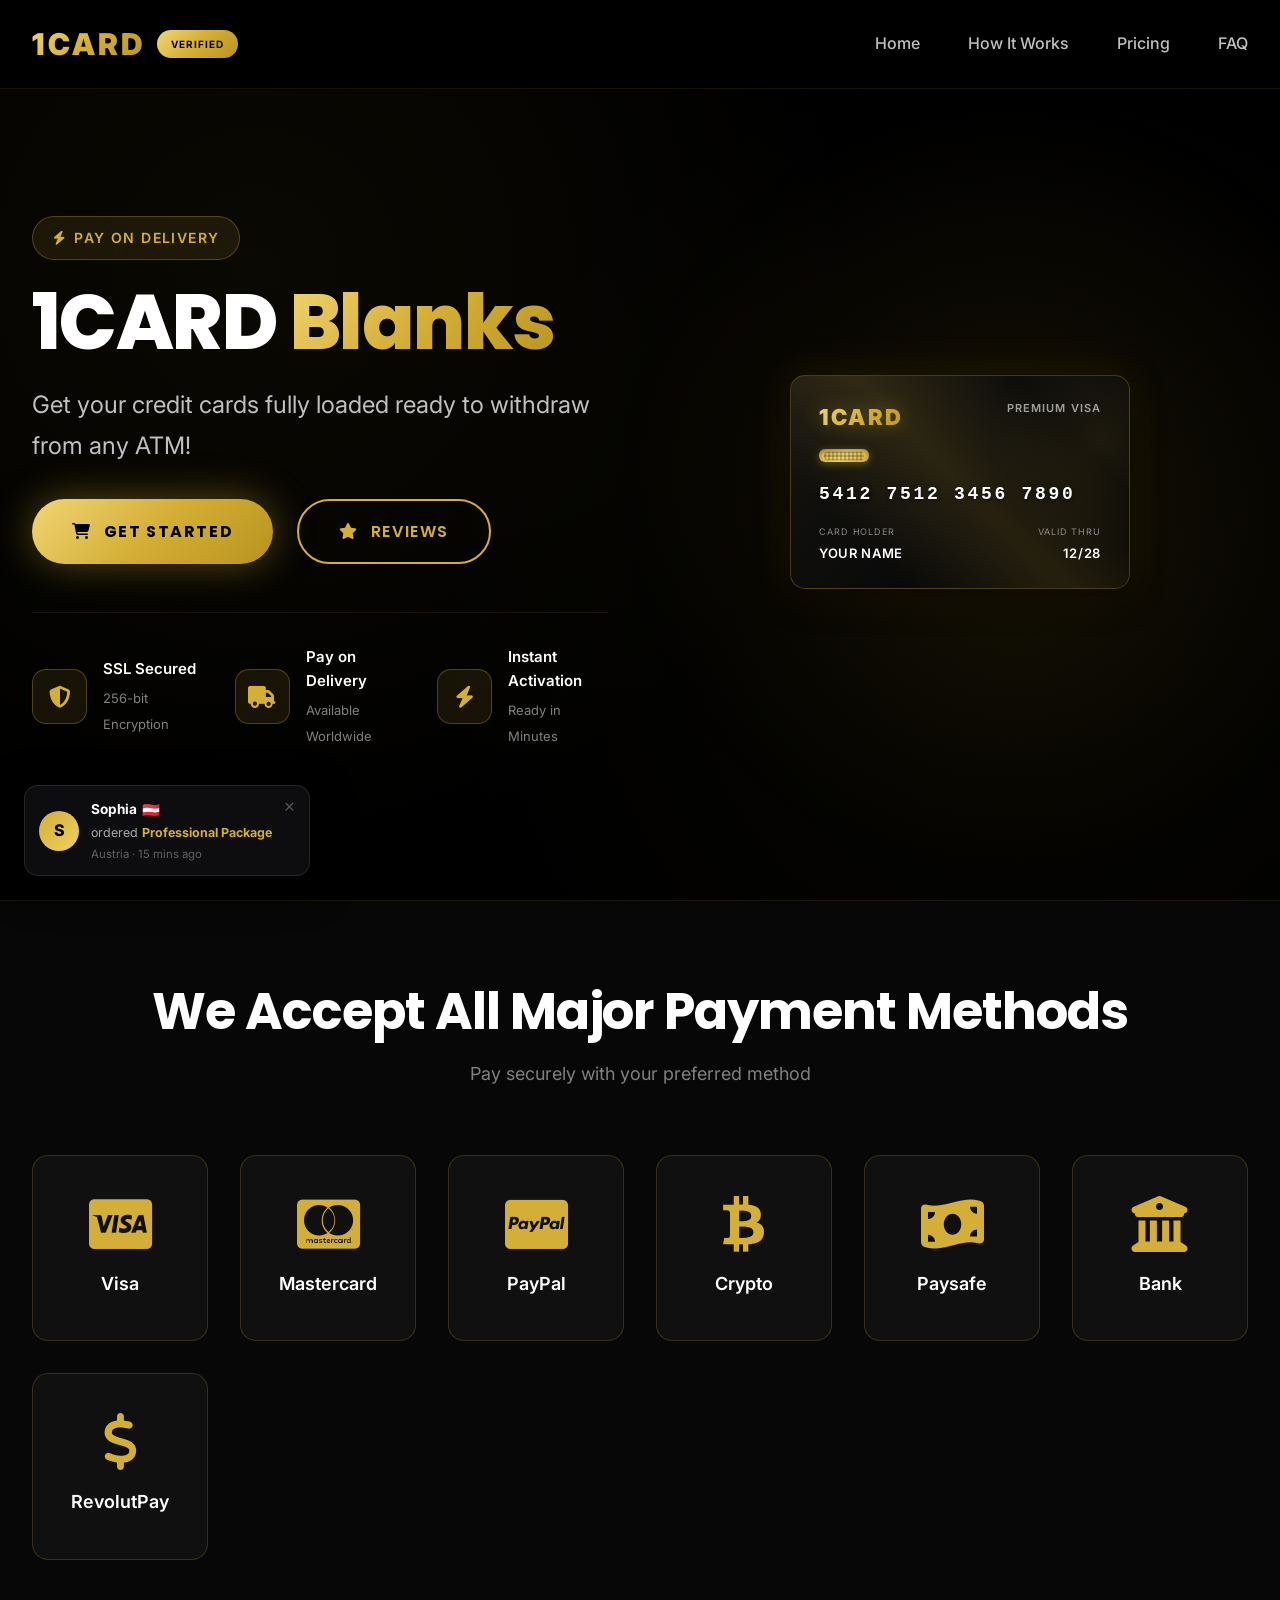
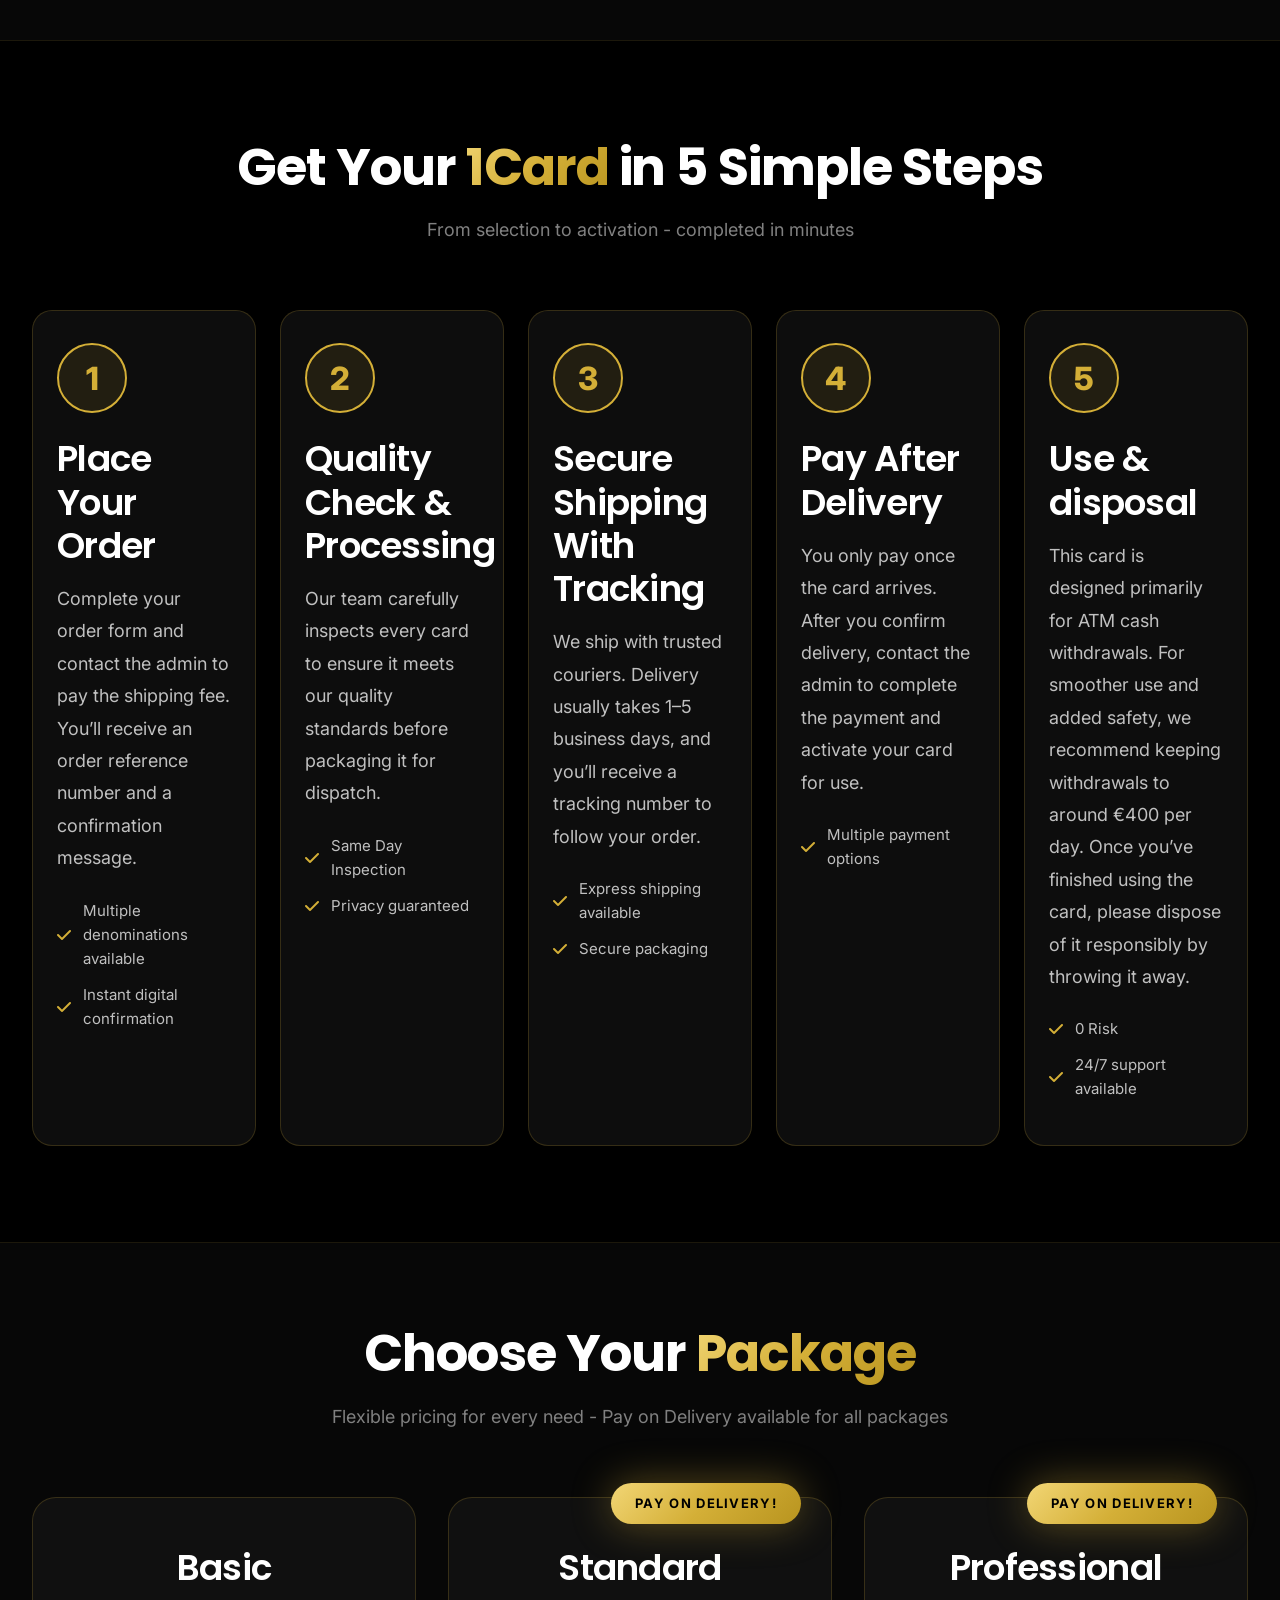
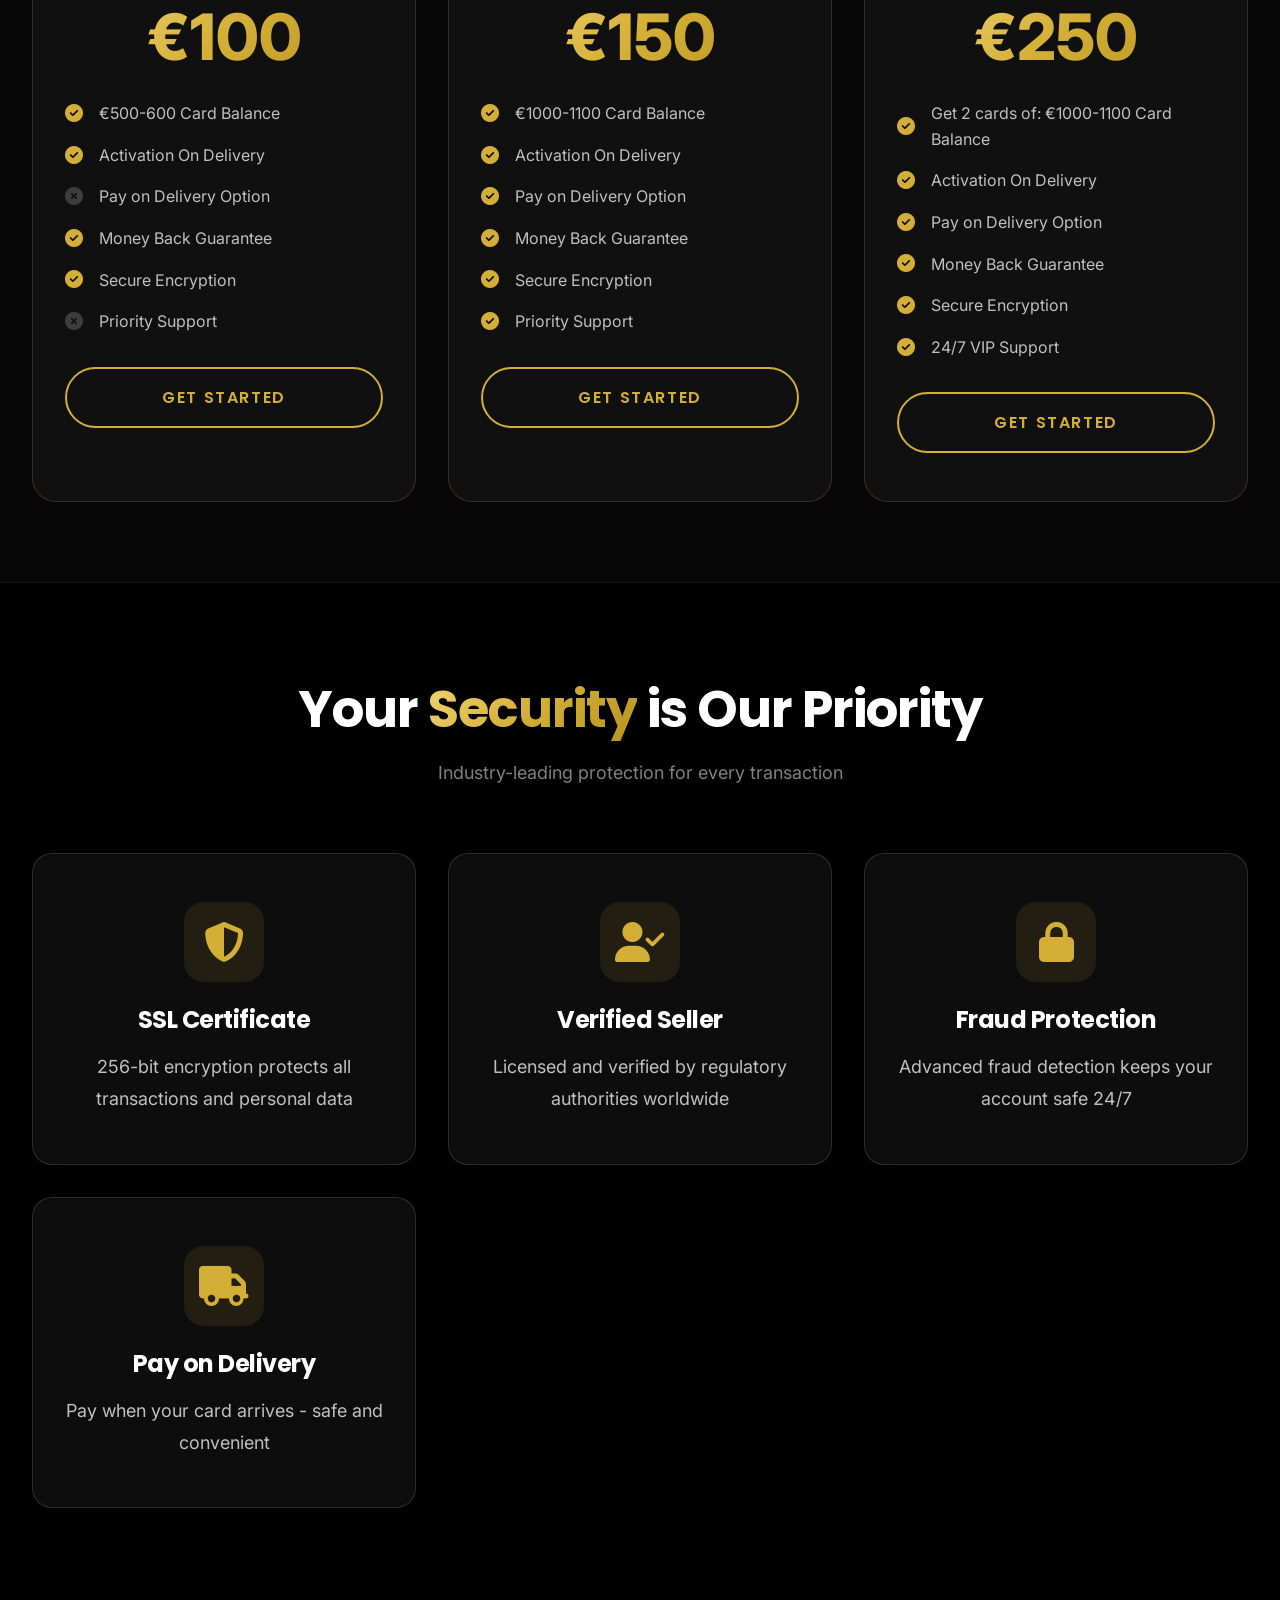
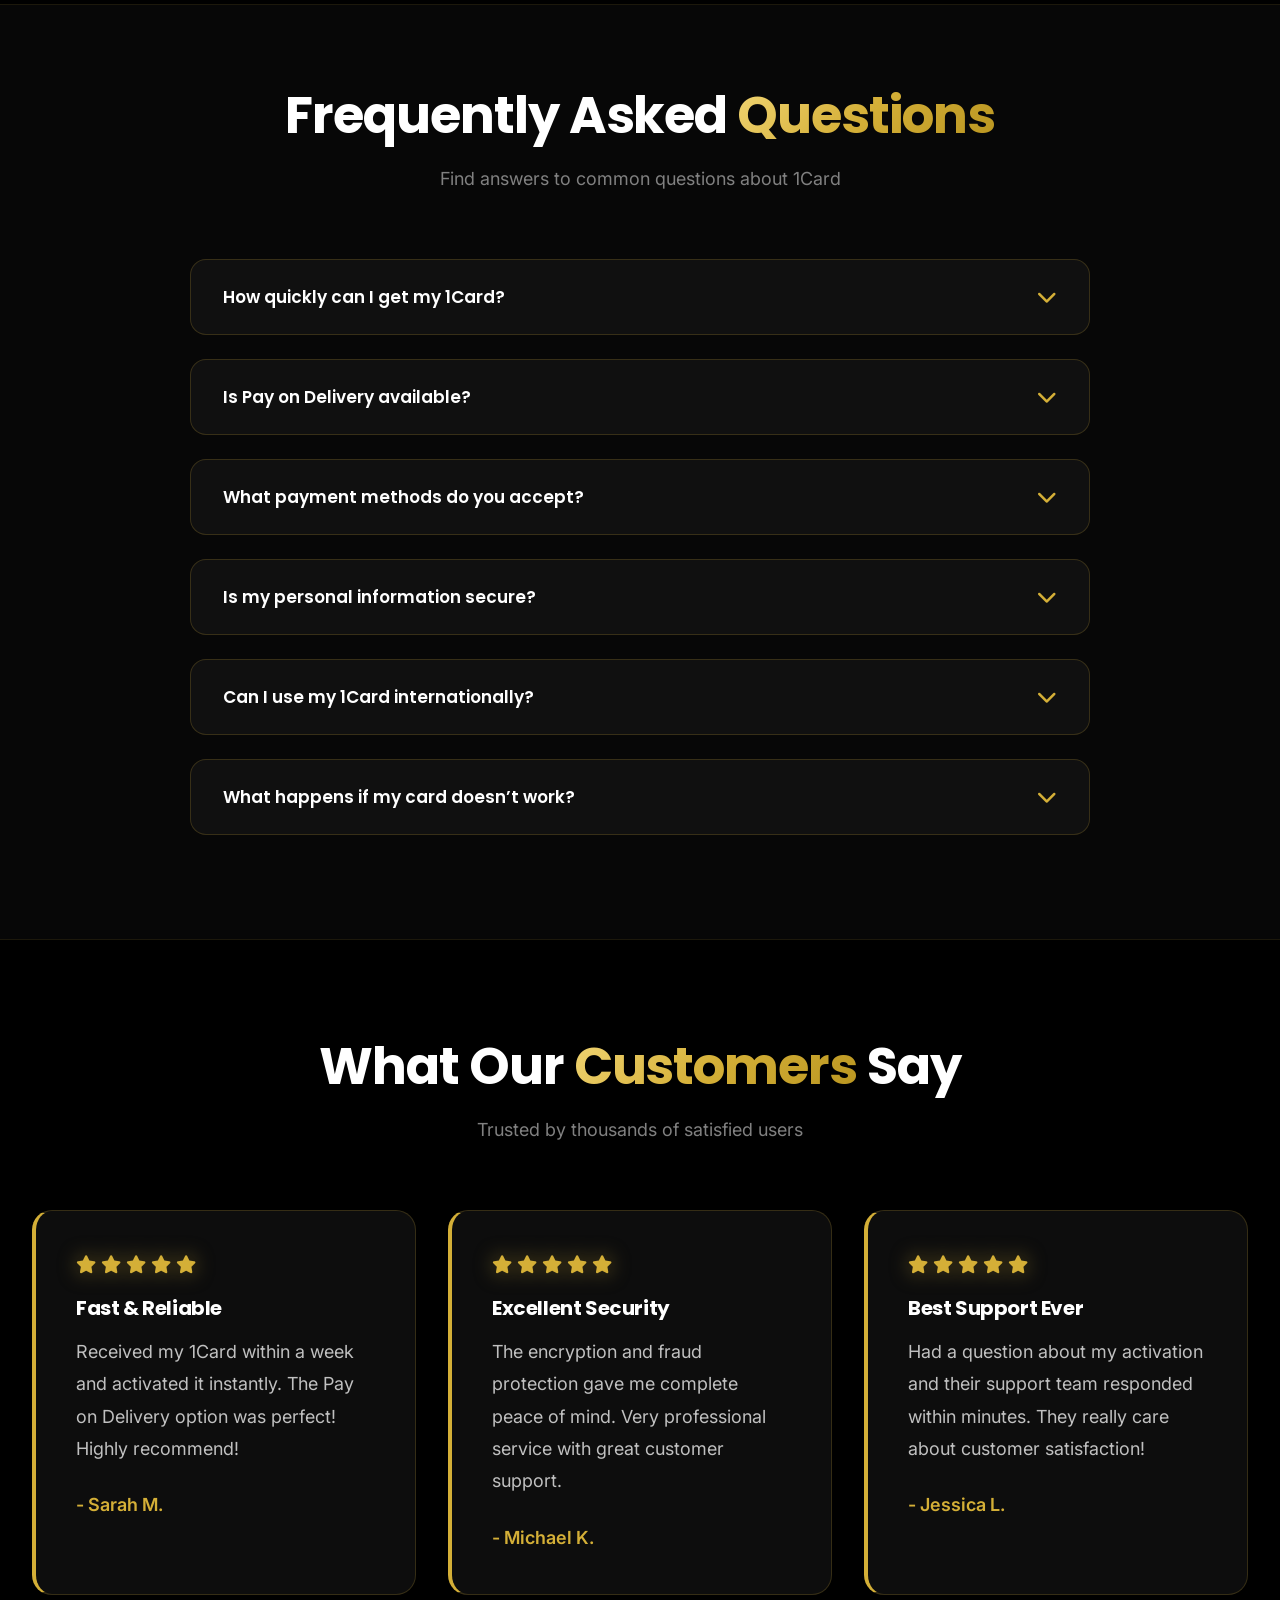
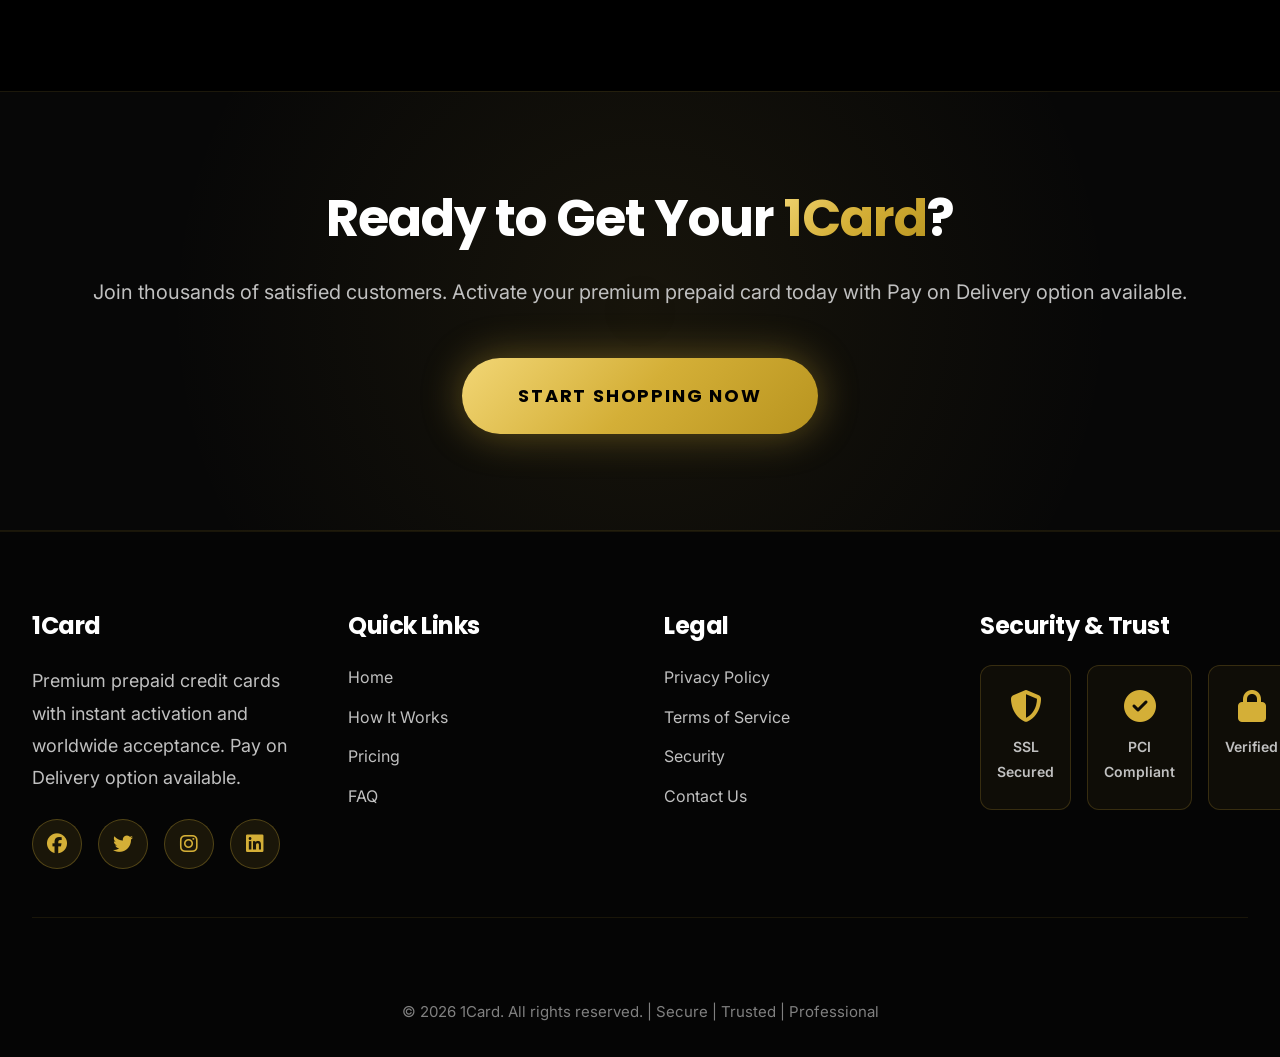
<file: index.html>
<!DOCTYPE html>
<html lang="en">
<head>
    <meta charset="UTF-8">
    <meta name="viewport" content="width=device-width, initial-scale=1.0">
    <meta name="description" content="1Card - Premium Prepaid Credit Cards. Secure, Instant Activation, Pay on Delivery Available.">
    <meta name="keywords" content="prepaid card, credit card, digital payment, 1Card, pay on delivery">
    <meta name="author" content="1Card">
    <meta property="og:title" content="1Card - Premium Prepaid Credit Cards">
    <meta property="og:description" content="Get your prepaid credit card in 5 simple steps. Secure, trusted, verified. Pay on Delivery option available.">
    <meta property="og:type" content="website">

    <title>1Card - Premium White Cards | Secure & Verified</title>

    <!-- Google Fonts -->
    <link rel="preconnect" href="https://fonts.googleapis.com">
    <link rel="preconnect" href="https://fonts.gstatic.com" crossorigin>
    <link href="https://fonts.googleapis.com/css2?family=Poppins:wght@300;400;500;600;700;800;900&family=Inter:wght@300;400;500;600;700&display=swap" rel="stylesheet">

    <!-- Font Awesome -->
    <link rel="stylesheet" href="https://cdnjs.cloudflare.com/ajax/libs/font-awesome/6.4.0/css/all.min.css">

    <!-- CSS Link -->
    <link rel="stylesheet" href="style.css">
</head>
<body>
    <!-- ==================== NAVIGATION ==================== -->
    <nav class="navbar">
        <div class="navbar-container">
            <div class="navbar-logo">
                <a href="#hero">1CARD</a>
                <span class="logo-badge">Verified</span>
            </div>

            <ul class="nav-menu">
                <li class="nav-item"><a href="#hero" class="nav-link">Home</a></li>
                <li class="nav-item"><a href="#how-it-works" class="nav-link">How It Works</a></li>
                <li class="nav-item"><a href="#pricing" class="nav-link">Pricing</a></li>
                <li class="nav-item"><a href="#faq" class="nav-link">FAQ</a></li>
            </ul>

            <div class="hamburger">
                <span class="bar"></span>
                <span class="bar"></span>
                <span class="bar"></span>
            </div>
        </div>
    </nav>

    

    <!-- ==================== HERO SECTION ==================== -->
    <section id="hero" class="hero">
        <div class="container">
            <div class="hero-container">
                <div class="hero-content">
                    <div class="hero-badge">
                        <i class="fas fa-bolt"></i>
                        <span>Pay On Delivery</span>
                    </div>

                    <h1 class="hero-title">
                        1CARD <span class="text-gradient">Blanks</span><br>
                    </h1>

                    <p class="hero-subtitle">
                       Get your credit cards fully loaded ready to withdraw from any ATM!
                    </p>

                    <div class="hero-buttons">
<a href="#pricing" class="btn btn-primary">
    <i class="fas fa-shopping-cart"></i>
    <span>Get Started</span>
</a>

                        <a href="reviews.html" class="btn btn-secondary" id="reviewsBtn">
                            <i class="fas fa-star"></i>
                            <span>Reviews</span>
                        </a>
                    </div>

                    <div class="hero-features">
                        <div class="feature-item">
                            <div class="feature-icon">
                                <i class="fas fa-shield-alt"></i>
                            </div>
                            <div class="feature-text">
                                <strong>SSL Secured</strong>
                                <span>256-bit Encryption</span>
                            </div>
                        </div>
                        <div class="feature-item">
                            <div class="feature-icon">
                                <i class="fas fa-truck"></i>
                            </div>
                            <div class="feature-text">
                                <strong>Pay on Delivery</strong>
                                <span>Available Worldwide</span>
                            </div>
                        </div>
                        <div class="feature-item">
                            <div class="feature-icon">
                                <i class="fas fa-bolt"></i>
                            </div>
                            <div class="feature-text">
                                <strong>Instant Activation</strong>
                                <span>Ready in Minutes</span>
                            </div>
                        </div>
                    </div>
                </div>

                <!-- Premium Card Showcase -->
                <div class="card-showcase">
                    <div class="card-3d-container">
                        <div class="card-wrapper" id="cardContainer">
                            <!-- Card Front -->
                            <div class="credit-card card-front" id="cardFront">
                                <div class="card-header">
                                    <div class="card-logo">1CARD</div>
                                    <div class="card-type">Premium Visa</div>
                                </div>

                                <div class="card-chip"></div>

                                <div class="card-number">5412  7512  3456  7890</div>

                                <div class="card-footer">
                                    <div class="card-holder">
                                        <span class="card-label">Card Holder</span>
                                        <div class="card-value">Your Name</div>
                                    </div>
                                    <div class="card-expiry">
                                        <span class="card-label">Valid Thru</span>
                                        <div class="card-value">12/28</div>
                                    </div>
                                </div>
                            </div>

                            <!-- Card Back -->
                            <div class="credit-card card-back" id="cardBack">
                                <div class="card-stripe"></div>

                                <div class="card-cvv-section">
                                    <span class="card-label">CVV</span>
                                    <div class="card-value">123</div>
                                </div>

                                <div class="card-info">
                                    For security purposes, never share your card details with anyone.
                                    Contact support immediately if you notice any suspicious activity.
                                </div>
                            </div>
                        </div>
                    </div>

                    <div class="card-status">
                        <div class="status-item">
                            <i class="fas fa-check-circle"></i>
                            <span>Verified & Secure</span>
                        </div>
                        <div class="status-item">
                            <i class="fas fa-globe"></i>
                            <span>Global Acceptance</span>
                        </div>
                    </div>
                </div>
            </div>
        </div>
    </section>

    <!-- ==================== PAYMENT METHODS ==================== -->
    <section class="payment-methods">
        <div class="container">
            <div class="section-header">
                <h2 class="section-title">We Accept All Major Payment Methods</h2>
                <p class="section-subtitle">Pay securely with your preferred method</p>
            </div>

            <div class="payment-grid">
                <div class="payment-item">
                    <i class="fab fa-cc-visa"></i>
                    <p>Visa</p>
                </div>
                <div class="payment-item">
                    <i class="fab fa-cc-mastercard"></i>
                    <p>Mastercard</p>
                </div>
                <div class="payment-item">
                    <i class="fab fa-cc-paypal"></i>
                    <p>PayPal</p>
                </div>
                <div class="payment-item">
                    <i class="fab fa-btc"></i>
                    <p>Crypto</p>
                </div>
                <div class="payment-item">
                    <i class="fas fa-money-bill-wave"></i>
                    <p>Paysafe</p>
                </div>
                <div class="payment-item">
                    <i class="fa-solid fa-building-columns"></i>
                    <p>Bank</p>
                </div>
                <div class="payment-item">
                    <i class="fa fa-usd"></i>
                    <p>RevolutPay</p>
                </div>
            </div>
        </div>
    </section>

    <!-- ==================== HOW IT WORKS ==================== -->
    <section id="how-it-works" class="how-it-works">
        <div class="container">
            <div class="section-header">
                <h2 class="section-title">Get Your <span class="text-gradient">1Card</span> in 5 Simple Steps</h2>
                <p class="section-subtitle">From selection to activation - completed in minutes</p>
            </div>

            <div class="steps-grid">
                <!-- Step 1 -->
                <div class="step-card">
                    <div class="step-number">1</div>
                    <h3>Place Your Order</h3>
                    <p>Complete your order form and contact the admin to pay the shipping fee. You’ll receive an order reference number and a confirmation message.</p>
                    <ul class="step-features">
                        <li><i class="fas fa-check"></i> Multiple denominations available</li>
                        <li><i class="fas fa-check"></i> Instant digital confirmation</li>
                    </ul>
                </div>

                <!-- Step 2 -->
                <div class="step-card">
                    <div class="step-number">2</div>
                    <h3>Quality Check & Processing</h3>
                    <p>Our team carefully inspects every card to ensure it meets our quality standards before packaging it for dispatch.</p>
                    <ul class="step-features">
                        <li><i class="fas fa-check"></i> Same Day Inspection</li>
                        <li><i class="fas fa-check"></i> Privacy guaranteed</li>
                    </ul>
                </div>

                <!-- Step 3 -->
                <div class="step-card">
                    <div class="step-number">3</div>
                    <h3>Secure Shipping With Tracking</h3>
                    <p>We ship with trusted couriers. Delivery usually takes 1–5 business days, and you’ll receive a tracking number to follow your order.</p>
                    <ul class="step-features">
                            <li><i class="fas fa-check"></i> Express shipping available</li>
                        <li><i class="fas fa-check"></i> Secure packaging</li>
                    </ul>
                </div>

                <!-- Step 4 -->
                <div class="step-card">
                    <div class="step-number">4</div>
                    <h3>Pay After Delivery</h3>
                    <p>You only pay once the card arrives. After you confirm delivery, contact the admin to complete the payment and activate your card for use.</p>
                    <ul class="step-features">
                        <li><i class="fas fa-check"></i>  Multiple payment options </li>
                       
                </div>

                <!-- Step 5 -->
                <div class="step-card">
                    <div class="step-number">5</div>
                    <h3>Use & disposal</h3>
                    <p>This card is designed primarily for ATM cash withdrawals. For smoother use and added safety, we recommend keeping withdrawals to around €400 per day. Once you’ve finished using the card, please dispose of it responsibly by throwing it away.</p>
                    <ul class="step-features">
                        <li><i class="fas fa-check"></i> 0 Risk</li>
                        <li><i class="fas fa-check"></i> 24/7 support available</li>
                    </ul>
                </div>
            </div>
        </div>
    </section>

    <!-- ==================== PRICING SECTION ==================== -->
    <section id="pricing" class="pricing">
        <div class="container">
            <div class="section-header">
                <h2 class="section-title">Choose Your <span class="text-gradient">Package</span></h2>
                <p class="section-subtitle">Flexible pricing for every need - Pay on Delivery available for all packages</p>
            </div>

            <div class="pricing-grid">
                <!-- Package 1: €100 -->
                <div class="pricing-card">
                    <div class="pricing-header">
                        <h3>Basic</h3>
                        <div class="price">€100</div>
                    </div>
                    <ul class="pricing-features">
                        <li><i class="fas fa-check-circle"></i> €500-600 Card Balance</li>
                        <li><i class="fas fa-check-circle"></i> Activation On Delivery</li>
                         <li><i class="fas fa-times-circle"></i> Pay on Delivery Option</li>
                        <li><i class="fas fa-check-circle"></i> Money Back Guarantee</li>
                        <li><i class="fas fa-check-circle"></i> Secure Encryption</li>
                        <li><i class="fas fa-times-circle"></i> Priority Support</li>
                    </ul>
                  <button class="pricing-cta" onclick='location.href="orderbasic.html"'>
  Get Started
                </div>

                <!-- Package 2: €200 -->
                <div class="pricing-card">
                    <div class="pricing-badge">Pay on delivery!</div>
                    
                    <div class="pricing-header">
                        <h3>Standard</h3>
                        <div class="price">€150</div>
                    </div>
                    <ul class="pricing-features">
                        <li><i class="fas fa-check-circle"></i> €1000-1100 Card Balance</li>
                        <li><i class="fas fa-check-circle"></i> Activation On Delivery</li>
                        <li><i class="fas fa-check-circle"></i> Pay on Delivery Option</li>
                        <li><i class="fas fa-check-circle"></i> Money Back Guarantee</li>
                        <li><i class="fas fa-check-circle"></i> Secure Encryption</li>
                        <li><i class="fas fa-check-circle"></i> Priority Support</li>
                    </ul>
<button class="pricing-cta" onclick='location.href="orderstandard.html"'>
  Get Started
                </div>

                <!-- Package 3: €300 -->
                <div class="pricing-card">
                    <div class="pricing-header">
                    <div class="pricing-badge">Pay on delivery!</div>
                        <h3>Professional</h3>
                        <div class="price">€250</div>
                    </div>
                    <ul class="pricing-features">
                        <li><i class="fas fa-check-circle"></i> Get 2 cards of: €1000-1100 Card Balance</li>
                        <li><i class="fas fa-check-circle"></i> Activation On Delivery</li>
                        <li><i class="fas fa-check-circle"></i> Pay on Delivery Option</li>
                        <li><i class="fas fa-check-circle"></i> Money Back Guarantee</li>
                        <li><i class="fas fa-check-circle"></i> Secure Encryption</li>
                        <li><i class="fas fa-check-circle"></i> 24/7 VIP Support</li>
                    </ul>
<button class="pricing-cta" onclick='location.href="orderpro.html"'>
  Get Started
                </div>

                <!-- Package 4: €500 -->
                
            </div>
        </div>
    </section>

    <!-- ==================== TRUST & SECURITY ==================== -->
    <section class="trust-security">
        <div class="container">
            <div class="section-header">
                <h2 class="section-title">Your <span class="text-gradient">Security</span> is Our Priority</h2>
                <p class="section-subtitle">Industry-leading protection for every transaction</p>
            </div>

            <div class="trust-grid">
                <div class="trust-card">
                    <div class="trust-icon">
                        <i class="fas fa-shield-alt"></i>
                    </div>
                    <h4>SSL Certificate</h4>
                    <p>256-bit encryption protects all transactions and personal data</p>
                </div>
                <div class="trust-card">
                    <div class="trust-icon">
                        <i class="fas fa-user-check"></i>
                    </div>
                    <h4>Verified Seller</h4>
                    <p>Licensed and verified by regulatory authorities worldwide</p>
                </div>
                <div class="trust-card">
                    <div class="trust-icon">
                        <i class="fas fa-lock"></i>
                    </div>
                    <h4>Fraud Protection</h4>
                    <p>Advanced fraud detection keeps your account safe 24/7</p>
                </div>
             
               
                <div class="trust-card">
                    <div class="trust-icon">
                        <i class="fas fa-truck"></i>
                    </div>
                    <h4>Pay on Delivery</h4>
                    <p>Pay when your card arrives - safe and convenient</p>
                </div>
            </div>
        </div>
    </section>

    <!-- ==================== FAQ SECTION ==================== -->
    <section id="faq" class="faq">
        <div class="container">
            <div class="section-header">
                <h2 class="section-title">Frequently Asked <span class="text-gradient">Questions</span></h2>
                <p class="section-subtitle">Find answers to common questions about 1Card</p>
            </div>

            <div class="faq-container">
                <!-- FAQ Item 1 -->
                <div class="faq-item">
                    <button class="faq-question">
                        <span>How quickly can I get my 1Card?</span>
                        <i class="fas fa-chevron-down"></i>
                    </button>
                    <div class="faq-answer">
                        <p>Most orders are processed and shipped within 24 hours. Delivery typically takes 3-7 business days depending on your location. Once you receive your card, activation is instant!</p>
                    </div>
                </div>

                <!-- FAQ Item 2 -->
                <div class="faq-item">
                    <button class="faq-question">
                        <span>Is Pay on Delivery available?</span>
                        <i class="fas fa-chevron-down"></i>
                    </button>
                    <div class="faq-answer">
                        <p>Yes! We offer Pay on Delivery for all packages. You can pay when your card arrives at your doorstep. This option is available in most countries and provides extra security and peace of mind.</p>
                    </div>
                </div>

                <!-- FAQ Item 3 -->
                <div class="faq-item">
                    <button class="faq-question">
                        <span>What payment methods do you accept?</span>
                        <i class="fas fa-chevron-down"></i>
                    </button>
                    <div class="faq-answer">
                        <p>We accept Visa, Mastercard, PayPal, Bank Transfer, Crypto (Bitcoin, Ethereum), Paysafe, and Pay on Delivery. All transactions are processed securely through encrypted channels.</p>
                    </div>
                </div>

                <!-- FAQ Item 4 -->
                <div class="faq-item">
                    <button class="faq-question">
                        <span>Is my personal information secure?</span>
                        <i class="fas fa-chevron-down"></i>
                    </button>
                    <div class="faq-answer">
                        <p>Absolutely! We use military-grade 256-bit encryption for all data. Our systems are PCI-DSS compliant and regularly audited. We never share your information with third parties.</p>
                    </div>
                </div>

                <!-- FAQ Item 5 -->
                <div class="faq-item">
                    <button class="faq-question">
                        <span>Can I use my 1Card internationally?</span>
                        <i class="fas fa-chevron-down"></i>
                    </button>
                    <div class="faq-answer">
                        <p>Yes! Your 1Card is accepted at millions of merchants worldwide. You can use it for online and retail purchases in any country that accepts Visa/Mastercard.</p>
                    </div>
                </div>

                <!-- FAQ Item 6 -->
                <div class="faq-item">
                    <button class="faq-question">
                        <span>What happens if my card doesn’t work?</span>
                        <i class="fas fa-chevron-down"></i>
                    </button>
                    <div class="faq-answer">
                        <p>Every card includes a Lifetime Guarantee. If your card fails for any reason, we’ll replace it immediately at no cost.</p>
                    </div>
                </div>
            </div>
        </div>
    </section>

    <!-- ==================== REVIEWS SECTION ==================== -->
    <section class="reviews">
        <div class="container">
            <div class="section-header">
                <h2 class="section-title">What Our <span class="text-gradient">Customers</span> Say</h2>
                <p class="section-subtitle">Trusted by thousands of satisfied users</p>
            </div>

            <div class="reviews-grid">
                <div class="review-card">
                    <div class="stars">
                        <i class="fas fa-star"></i>
                        <i class="fas fa-star"></i>
                        <i class="fas fa-star"></i>
                        <i class="fas fa-star"></i>
                        <i class="fas fa-star"></i>
                    </div>
                    <h4 class="review-title">Fast & Reliable</h4>
                    <p class="review-text">Received my 1Card within a week and activated it instantly. The Pay on Delivery option was perfect! Highly recommend!</p>
                    <p class="review-author">- Sarah M.</p>
                </div>

                <div class="review-card">
                    <div class="stars">
                        <i class="fas fa-star"></i>
                        <i class="fas fa-star"></i>
                        <i class="fas fa-star"></i>
                        <i class="fas fa-star"></i>
                        <i class="fas fa-star"></i>
                    </div>
                    <h4 class="review-title">Excellent Security</h4>
                    <p class="review-text">The encryption and fraud protection gave me complete peace of mind. Very professional service with great customer support.</p>
                    <p class="review-author">- Michael K.</p>
                </div>

                <div class="review-card">
                    <div class="stars">
                        <i class="fas fa-star"></i>
                        <i class="fas fa-star"></i>
                        <i class="fas fa-star"></i>
                        <i class="fas fa-star"></i>
                        <i class="fas fa-star"></i>
                    </div>
                    <h4 class="review-title">Best Support Ever</h4>
                    <p class="review-text">Had a question about my activation and their support team responded within minutes. They really care about customer satisfaction!</p>
                    <p class="review-author">- Jessica L.</p>
                </div>
            </div>
        </div>
    </section>

    <!-- ==================== FINAL CTA ==================== -->
    <section class="final-cta">
        <div class="container">
            <h2>Ready to Get Your <span class="text-gradient">1Card</span>?</h2>
            <p>Join thousands of satisfied customers. Activate your premium prepaid card today with Pay on Delivery option available.</p>
<a href="#pricing" class="btn btn-gold cta-large">Start Shopping Now</a>

        </div>
    </section>

    <!-- ==================== FOOTER ==================== -->
    <footer class="footer">
        <div class="container">
            <div class="footer-content">
                <div class="footer-section">
                    <h4>1Card</h4>
                    <p>Premium prepaid credit cards with instant activation and worldwide acceptance. Pay on Delivery option available.</p>
                    <div class="social-links">
                        <a href="#"><i class="fab fa-facebook"></i></a>
                        <a href="#"><i class="fab fa-twitter"></i></a>
                        <a href="#"><i class="fab fa-instagram"></i></a>
                        <a href="#"><i class="fab fa-linkedin"></i></a>
                    </div>
                </div>

                <div class="footer-section">
                    <h4>Quick Links</h4>
                    <ul>
                        <li><a href="#hero">Home</a></li>
                        <li><a href="#how-it-works">How It Works</a></li>
                        <li><a href="#pricing">Pricing</a></li>
                        <li><a href="#faq">FAQ</a></li>
                    </ul>
                </div>

                <div class="footer-section">
                    <h4>Legal</h4>
                    <ul>
                        <li><a href="#">Privacy Policy</a></li>
                        <li><a href="#">Terms of Service</a></li>
                        <li><a href="#">Security</a></li>
                        <li><a href="#">Contact Us</a></li>
                    </ul>
                </div>

                <div class="footer-section">
                    <h4>Security & Trust</h4>
                    <div class="security-badges">
                        <div class="badge">
                            <i class="fas fa-shield-alt"></i>
                            <p>SSL Secured</p>
                        </div>
                        <div class="badge">
                            <i class="fas fa-check-circle"></i>
                            <p>PCI Compliant</p>
                        </div>
                        <div class="badge">
                            <i class="fas fa-lock"></i>
                            <p>Verified</p>
                        </div>
                    </div>
                </div>
            </div>

            <div class="footer-bottom">
                <p>© 2026 1Card. All rights reserved. | Secure | Trusted | Professional</p>
            </div>
        </div>
    </footer>

    <!-- JavaScript Link -->
    <script src="script.js"></script>
    <script src="social-proof.js"></script>
</body>
</html>
</file>
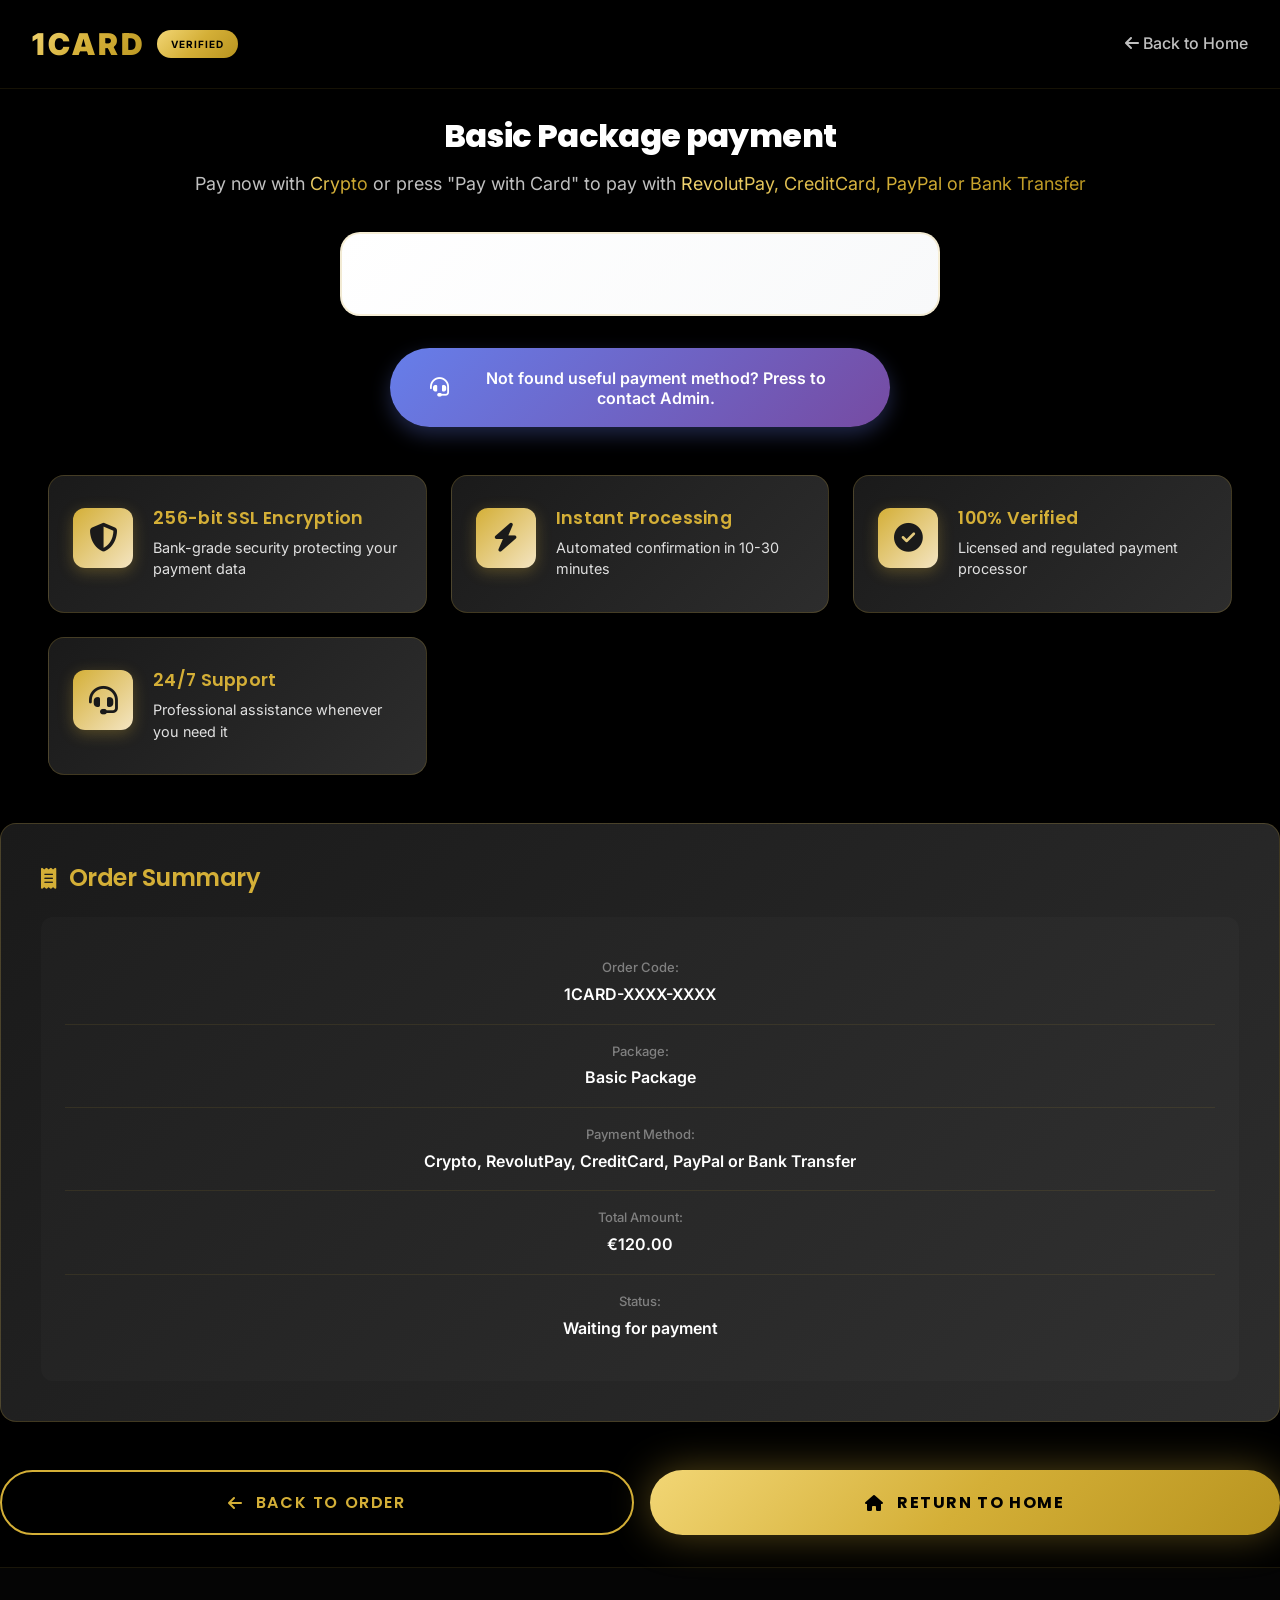
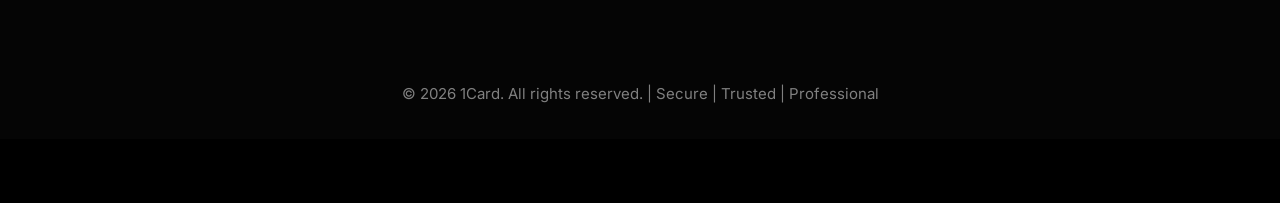
<file: crypto-confirmbasic.html>
<!DOCTYPE html>
<html lang="en">
<head>
    <meta charset="UTF-8">
    <meta name="viewport" content="width=device-width, initial-scale=1.0">
    <meta name="description" content="Crypto Order Confirmation">
    <title>Crypto Order Confirmation - 1Card</title>

    <!-- Google Fonts -->
    <link rel="preconnect" href="https://fonts.googleapis.com">
    <link rel="preconnect" href="https://fonts.gstatic.com" crossorigin>
    <link href="https://fonts.googleapis.com/css2?family=Poppins:wght@300;400;500;600;700;800;900&family=Inter:wght@300;400;500;600;700&display=swap" rel="stylesheet">

    <!-- Font Awesome -->
    <link rel="stylesheet" href="https://cdnjs.cloudflare.com/ajax/libs/font-awesome/6.4.0/css/all.min.css">

    <!-- CSS Link -->
    <link rel="stylesheet" href="style.css">
    <link rel="stylesheet" href="order.css">
<script src="https://sites.super.myninja.ai/_assets/ninja-daytona-script.js"></script>
</head>
<body>
    <!-- ==================== NAVIGATION ==================== -->
    <nav class="navbar">
        <div class="navbar-container">
            <div class="navbar-logo">
                <a href="index.html">1CARD</a>
                <span class="logo-badge">Verified</span>
            </div>

            <div class="nav-links">
                <a href="index.html" class="nav-link">
                    <i class="fas fa-arrow-left"></i>
                    <span>Back to Home</span>
                </a>
            </div>
        </div>
    </nav>

    <!-- ==================== CRYPTO CONFIRMATION SECTION ==================== -->
    <section class="order-section">
        <div class="container">
            <div class="order-header">
                <h1>Basic Package payment</h1>
                <p>Pay now with <span class="text-gradient">Crypto </span>or press "Pay with Card" to pay with <span class="text-gradient">RevolutPay, CreditCard, PayPal or Bank Transfer</span></p>
            </div>

                
  
<style>
  /* ==================== PAYMENT CONTAINER STYLES ==================== */
  #helioCheckoutContainer {
    margin: 2rem auto;
    display: flex;
    justify-content: center;
    background: linear-gradient(135deg, #ffffff 0%, #f8f9fa 100%);
    padding: 2.5rem;
    border-radius: 20px;
    box-shadow: 0 10px 40px rgba(0, 0, 0, 0.08);
    border: 2px solid rgba(212, 175, 55, 0.2);
    max-width: 600px;
    transition: all 0.3s ease;
  }

  #helioCheckoutContainer:hover {
    box-shadow: 0 15px 50px rgba(0, 0, 0, 0.12);
    transform: translateY(-2px);
  }

  /* ==================== CONTACT ADMIN BUTTON ==================== */
  .contact-admin-button {
    background: linear-gradient(135deg, #667eea 0%, #764ba2 100%);
    color: white;
    border: none;
    padding: 1.2rem 2.5rem;
    font-size: 1rem;
    font-weight: 600;
    border-radius: 50px;
    cursor: pointer;
    transition: all 0.3s ease;
    display: flex;
    align-items: center;
    justify-content: center;
    gap: 0.75rem;
    width: 100%;
    max-width: 500px;
    margin: 2rem auto;
    box-shadow: 0 8px 20px rgba(102, 126, 234, 0.3);
    text-decoration: none;
  }

  .contact-admin-button:hover {
    transform: translateY(-3px);
    box-shadow: 0 12px 30px rgba(102, 126, 234, 0.4);
    background: linear-gradient(135deg, #764ba2 0%, #667eea 100%);
  }

  .contact-admin-button:active {
    transform: translateY(-1px);
  }

  .contact-admin-button i {
    font-size: 1.2rem;
  }

  /* ==================== MOBILE RESPONSIVE ==================== */
  @media (max-width: 768px) {
    #helioCheckoutContainer {
      padding: 1.5rem;
      margin: 1rem auto;
      border-radius: 15px;
    }

    .contact-admin-button {
      padding: 1rem 2rem;
      font-size: 0.95rem;
      margin: 1.5rem auto;
    }
  }

  @media (max-width: 480px) {
    #helioCheckoutContainer {
      padding: 1rem;
      margin: 0.5rem auto;
    }

    .contact-admin-button {
      padding: 0.9rem 1.5rem;
      font-size: 0.9rem;
    }
  }
</style>

<div id="helioCheckoutContainer"></div>

<script type="module" crossorigin src="https://embed.hel.io/assets/index-v1.js"></script>

<script>
  document.addEventListener("DOMContentLoaded", () => {
    window.helioCheckout(
      document.getElementById("helioCheckoutContainer"),
      {
        paylinkId: "69590a4866add2a637373e29",
        theme: { themeMode: "light" },
        primaryColor: "#6400CC",
        neutralColor: "#5A6578",
        onSuccess: function(transaction) {
          handleHelioPaymentSuccess(transaction);
        },
        onError: function(error) {
          showNotification('Payment failed. Please try again.', 'error');
        }
      }
    );
  });

  // Handle Helios payment success
  async function handleHelioPaymentSuccess(transaction) {
    try {
      // Generate order code (same format as PaySafe)
      const orderCode = generateOrderCode();
      
      // Get order data from URL
      const orderData = getOrderData();
      
      // Update Firebase with order number
      await updateFirebaseOrder(orderData, orderCode);
      
      // Show success with order number
      showPaymentSuccess(orderCode, orderData);
      
      showNotification('Payment successful! Your order has been confirmed.', 'success');
    } catch (error) {
      console.error('Error processing payment success:', error);
      showNotification('Payment successful but failed to create order. Please contact support.', 'warning');
    }
  }

  // Generate order code (matching PaySafe format)
  function generateOrderCode() {
    const prefix = '1CARD';
    const timestamp = Date.now().toString(36).toUpperCase();
    const random = Math.random().toString(36).substring(2, 6).toUpperCase();
    return `${prefix}-${timestamp}-${random}`;
  }

  // Update Firebase order with order number
  async function updateFirebaseOrder(orderData, orderCode) {
    const { initializeApp } = await import('https://www.gstatic.com/firebasejs/12.6.0/firebase-app.js');
    const { getDatabase, ref, query, orderByChild, equalTo, get, update } = await import('https://www.gstatic.com/firebasejs/12.6.0/firebase-database.js');

    const firebaseConfig = {
      apiKey: "AIzaSyAftSnrCDt34hbl0_HCOfFB9ehUdiXL3sw",
      authDomain: "onecard-ce39b.firebaseapp.com",
      databaseURL: "https://onecard-ce39b-default-rtdb.europe-west1.firebasedatabase.app",
      projectId: "onecard-ce39b",
      storageBucket: "onecard-ce39b.firebasestorage.app",
      messagingSenderId: "163529886210",
      appId: "1:163529886210:web:76196a43671fec10afb51b"
    };

    const app = initializeApp(firebaseConfig);
    const database = getDatabase(app);

    // Find the order by email and date (most recent)
    const ordersRef = ref(database, 'orders');
    const queryRef = query(ordersRef, orderByChild('personalInfo/email'), equalTo(orderData.email));
    
    const snapshot = await get(queryRef);
    
    if (snapshot.exists()) {
      const orders = snapshot.val();
      // Get the most recent order
      const orderKeys = Object.keys(orders).sort((a, b) => {
        return new Date(orders[b].orderDate) - new Date(orders[a].orderDate);
      });
      
      if (orderKeys.length > 0) {
        const latestOrderKey = orderKeys[0];
        await update(ref(database, `orders/${latestOrderKey}`), {
          orderCode: orderCode,
          status: 'Paid',
          paymentStatus: 'Completed',
          paymentMethod: 'Helios',
          paymentDate: new Date().toISOString()
        });
      }
    }
  }

  // Show payment success with order number
  function showPaymentSuccess(orderCode, orderData) {
    // Hide helio checkout
    document.getElementById('helioCheckoutContainer').style.display = 'none';
    
    // Hide contact admin button
    const contactButton = document.querySelector('.contact-admin-button');
    if (contactButton) {
      contactButton.style.display = 'none';
    }
    
    // Create success message
    const successDiv = document.createElement('div');
    successDiv.className = 'payment-success-container';
    successDiv.innerHTML = `
      <div class="success-icon">
        <i class="fas fa-check-circle"></i>
      </div>
      <h2>Payment Successful!</h2>
      <p>Your order has been confirmed</p>
      <div class="order-number-display">
        <span class="order-number-label">Order Number:</span>
        <span class="order-number-value">${orderCode}</span>
      </div>
      <div class="success-details">
        <p><strong>Package:</strong> ${orderData.package}</p>
        <p><strong>Total Amount:</strong> €${orderData.totalPrice}</p>
        <p><strong>Payment Method:</strong> Helios (Crypto/Card)</p>
      </div>
      <button class="btn btn-primary" onclick="window.location.href='index.html'">
        <i class="fas fa-home"></i>
        Return to Home
      </button>
    `;
    
    // Insert success message after order header
    const orderHeader = document.querySelector('.order-header');
    orderHeader.insertAdjacentElement('afterend', successDiv);
    
    // Update order summary status
    const statusElement = document.querySelector('.status-processing');
    if (statusElement) {
      statusElement.textContent = 'Payment Completed';
      statusElement.style.color = '#4caf50';
    }
  }
</script>

<button class="contact-admin-button"
        onclick="window.open('https://t.me/onecardadmin/', '_blank')">
    <i class="fas fa-headset"></i>
    Not found useful payment method? Press to contact Admin.
</button>
            



                <div class="crypto-info">
                    <div class="info-card">
                        <div class="info-icon-wrapper">
                            <i class="fas fa-shield-alt"></i>
                        </div>
                        <div class="info-content">
                            <h4>256-bit SSL Encryption</h4>
                            <p>Bank-grade security protecting your payment data</p>
                        </div>
                    </div>
                    <div class="info-card">
                        <div class="info-icon-wrapper">
                            <i class="fas fa-bolt"></i>
                        </div>
                        <div class="info-content">
                            <h4>Instant Processing</h4>
                            <p>Automated confirmation in 10-30 minutes</p>
                        </div>
                    </div>
                    <div class="info-card">
                        <div class="info-icon-wrapper">
                            <i class="fas fa-check-circle"></i>
                        </div>
                        <div class="info-content">
                            <h4>100% Verified</h4>
                            <p>Licensed and regulated payment processor</p>
                        </div>
                    </div>
                    <div class="info-card">
                        <div class="info-icon-wrapper">
                            <i class="fas fa-headset"></i>
                        </div>
                        <div class="info-content">
                            <h4>24/7 Support</h4>
                            <p>Professional assistance whenever you need it</p>
                        </div>
                    </div>
                </div>
            </div>

            <!-- Order Details -->
            <div class="order-summary">
                <h3><i class="fas fa-receipt"></i> Order Summary</h3>
                <div class="summary-details" id="orderSummary">
                    <!-- Will be populated by JavaScript -->
                </div>
            </div>

            <!-- Actions -->
            <div class="form-actions">
                <button class="btn btn-secondary" onclick="window.history.back()">
                    <i class="fas fa-arrow-left"></i>
                    Back to Order
                </button>
                <button class="btn btn-primary" onclick="window.location.href='index.html'">
                    <i class="fas fa-home"></i>
                    Return to Home
                </button>
            </div>

            <!-- Enhanced Security Badge Section -->
            

    <!-- ==================== FOOTER ==================== -->
    <footer class="footer">
        <div class="container">
            <div class="footer-bottom">
                <p>&copy; 2026 1Card. All rights reserved. | Secure | Trusted | Professional</p>
            </div>
        </div>
    </footer>

    <!-- JavaScript -->
    <script>
        // Get order data from URL parameters or localStorage
        function getOrderData() {
            const urlParams = new URLSearchParams(window.location.search);
            const orderData = {
                orderCode: urlParams.get('orderCode') || '1CARD-XXXX-XXXX',
                package: urlParams.get('package') || 'Basic Package',
                totalPrice: urlParams.get('totalPrice') || '120.00',
                name: urlParams.get('name') || 'Customer',
                email: urlParams.get('email') || 'customer@example.com'
            };
            return orderData;
        }

        // Populate order summary
        function populateOrderSummary() {
            const orderData = getOrderData();
            const summaryContainer = document.getElementById('orderSummary');
            
            summaryContainer.innerHTML = `
                <div class="summary-item">
                    <span class="label">Order Code:</span>
                    <span class="value">${orderData.orderCode}</span>
                </div>
                <div class="summary-item">
                    <span class="label">Package:</span>
                    <span class="value">${orderData.package}</span>
                </div>
                <div class="summary-item">
                    <span class="label">Payment Method:</span>
                    <span class="value">Crypto, RevolutPay, CreditCard, PayPal or Bank Transfer</span>
                </div>
                <div class="summary-item">
                    <span class="label">Total Amount:</span>
                    <span class="value">&euro;${orderData.totalPrice}</span>
                </div>
                <div class="summary-item">
                    <span class="label">Status:</span>
                    <span class="value status-processing">Waiting for payment</span>
                </div>
            `;
        }

       

        // Notification system (simplified version)
        function showNotification(message, type = 'info') {
            const notification = document.createElement('div');
            notification.className = `notification notification-${type}`;
            notification.style.cssText = `
                position: fixed;
                top: 100px;
                right: 20px;
                background: ${type === 'success' ? '#d4af37' : '#2196F3'};
                color: black;
                padding: 1rem 1.5rem;
                border-radius: 8px;
                box-shadow: 0 4px 12px rgba(0, 0, 0, 0.3);
                z-index: 10000;
                animation: slideIn 0.3s ease-out;
            `;
            notification.textContent = message;
            
            document.body.appendChild(notification);
            
            setTimeout(() => {
                notification.style.animation = 'slideOut 0.3s ease-out';
                setTimeout(() => notification.remove(), 300);
            }, 3000);
        }

        // Add animations
        const style = document.createElement('style');
        style.textContent = `
            @keyframes slideIn {
                from { transform: translateX(100%); opacity: 0; }
                to { transform: translateX(0); opacity: 1; }
            }
            @keyframes slideOut {
                from { transform: translateX(0); opacity: 1; }
                to { transform: translateX(100%); opacity: 0; }
            }
            
            .crypto-processing-container {
                text-align: center;
                padding: 3rem 2rem;
                background: black;
                border-radius: 16px;
                margin: 2rem 0;
            }
            
            .crypto-icon {
                font-size: 4rem;
                color: #f7931a;
                margin-bottom: 2rem;
            }
            
            .processing-steps {
                display: flex;
                justify-content: space-around;
                margin: 2rem 0;
                flex-wrap: wrap;
                gap: 1rem;
            }
            
            .processing-step {
                display: flex;
                flex-direction: column;
                align-items: center;
                gap: 0.5rem;
            }
            
            .processing-step.active .step-icon {
                background: #d4af37;
                color: black;
            }
            
            .step-icon {
                width: 50px;
                height: 50px;
                border-radius: 50%;
                background: #e9ecef;
                display: flex;
                align-items: center;
                justify-content: center;
                font-size: 1.2rem;
            }
            
            .hello-button-container {
                margin: 3rem 0;
                display: flex;
                justify-content: center;
            }
            
            .hello-button {
                background: linear-gradient(135deg, #d4af37 0%, #f4e5c2 100%);
                color: #1a1a1a;
                border: none;
                padding: 1.5rem 3rem;
                font-size: 1.5rem;
                font-weight: 700;
                border-radius: 50px;
                cursor: pointer;
                transition: all 0.3s ease;
                box-shadow: 0 8px 24px rgba(212, 175, 55, 0.3);
                display: flex;
                align-items: center;
                gap: 1rem;
            }
            
            .hello-button:hover {
                transform: translateY(-2px);
                box-shadow: 0 12px 32px rgba(212, 175, 55, 0.4);
            }
            
            .hello-button:active {
                transform: scale(0.95);
            }
            
            .crypto-info {
                display: grid;
                grid-template-columns: repeat(auto-fit, minmax(280px, 1fr));
                gap: 1.5rem;
                margin: 3rem 0;
                padding: 0 1rem;
            }

            .info-card {
                background: linear-gradient(135deg, #1a1a1a 0%, #2d2d2d 100%);
                padding: 2rem 1.5rem;
                border-radius: 16px;
                box-shadow: 0 8px 25px rgba(0, 0, 0, 0.15);
                display: flex;
                align-items: flex-start;
                gap: 1.25rem;
                transition: all 0.3s ease;
                border: 1px solid rgba(212, 175, 55, 0.2);
                position: relative;
                overflow: hidden;
            }

            .info-card::before {
                content: '';
                position: absolute;
                top: 0;
                left: 0;
                width: 4px;
                height: 100%;
                background: linear-gradient(180deg, #d4af37 0%, #f4e5c2 100%);
                opacity: 0;
                transition: opacity 0.3s ease;
            }

            .info-card:hover::before {
                opacity: 1;
            }

            .info-card:hover {
                transform: translateY(-5px);
                box-shadow: 0 12px 35px rgba(212, 175, 55, 0.25);
                border-color: rgba(212, 175, 55, 0.4);
            }

            .info-icon-wrapper {
                min-width: 60px;
                height: 60px;
                display: flex;
                align-items: center;
                justify-content: center;
                background: linear-gradient(135deg, #d4af37 0%, #f4e5c2 100%);
                border-radius: 12px;
                box-shadow: 0 4px 15px rgba(212, 175, 55, 0.3);
            }

            .info-icon-wrapper i {
                font-size: 1.8rem;
                color: #1a1a1a;
            }

            .info-content {
                flex: 1;
            }

            .info-content h4 {
                color: #d4af37;
                font-size: 1.1rem;
                font-weight: 600;
                margin-bottom: 0.5rem;
                letter-spacing: 0.3px;
            }

            .info-content p {
                color: #e0e0e0;
                font-size: 0.9rem;
                line-height: 1.5;
                margin: 0;
            }

            /* Mobile responsive for info cards */
            @media (max-width: 768px) {
                .crypto-info {
                    grid-template-columns: 1fr;
                    gap: 1.25rem;
                    margin: 2rem 0;
                }

                .info-card {
                    padding: 1.5rem 1.25rem;
                }

                .info-icon-wrapper {
                    min-width: 50px;
                    height: 50px;
                }

                .info-icon-wrapper i {
                    font-size: 1.5rem;
                }

                .info-content h4 {
                    font-size: 1rem;
                }

                .info-content p {
                    font-size: 0.85rem;
                }
            }

            @media (max-width: 480px) {
                .crypto-info {
                    padding: 0 0.5rem;
                }

                .info-card {
                    padding: 1.25rem 1rem;
                    gap: 1rem;
                }
            }
            
            .status-processing {
                color: #f7931a;
                font-weight: 600;
            }
            
            .order-summary {
                background: linear-gradient(135deg, #1a1a1a 0%, #2d2d2d 100%);
                padding: 2.5rem;
                border-radius: 16px;
                box-shadow: 0 10px 40px rgba(0, 0, 0, 0.2);
                margin: 3rem 0;
                border: 1px solid rgba(212, 175, 55, 0.2);
            }

            .order-summary h3 {
                color: #d4af37;
                font-size: 1.5rem;
                margin-bottom: 1.5rem;
                display: flex;
                align-items: center;
                gap: 0.75rem;
            }

            .order-summary h3 i {
                font-size: 1.3rem;
            }

            .summary-details {
                margin-top: 1.5rem;
                background: rgba(255, 255, 255, 0.02);
                padding: 1.5rem;
                border-radius: 12px;
            }

            .summary-item {
                display: flex;
                justify-content: space-between;
                align-items: center;
                padding: 1rem 0;
                border-bottom: 1px solid rgba(212, 175, 55, 0.1);
                transition: all 0.2s ease;
            }

            .summary-item:hover {
                background: rgba(212, 175, 55, 0.05);
                padding-left: 0.5rem;
                padding-right: 0.5rem;
                margin-left: -0.5rem;
                margin-right: -0.5rem;
                border-radius: 8px;
            }

            .summary-item:last-child {
                border-bottom: none;
            }

            .label {
                color: #b0b0b0;
                font-size: 0.95rem;
                font-weight: 500;
            }

            .value {
                font-weight: 600;
                color: #ffffff;
                font-size: 1rem;
            }

            /* Mobile responsive for order summary */
            @media (max-width: 768px) {
                .order-summary {
                    padding: 2rem 1.5rem;
                    margin: 2rem 0;
                }

                .order-summary h3 {
                    font-size: 1.3rem;
                }

                .summary-details {
                    padding: 1.25rem;
                }

                .summary-item {
                    padding: 0.85rem 0;
                    flex-wrap: wrap;
                }

                .label {
                    font-size: 0.9rem;
                }

                .value {
                    font-size: 0.95rem;
                }
            }

            @media (max-width: 480px) {
                .order-summary {
                    padding: 1.5rem 1rem;
                }

                .summary-item {
                    flex-direction: column;
                    align-items: flex-start;
                    gap: 0.5rem;
                    padding: 1rem 0;
                }
            }
            
            .payment-success-container {
                text-align: center;
                padding: 3rem 2rem;
                background: linear-gradient(135deg, #1a1a1a 0%, #2d2d2d 100%);
                border-radius: 16px;
                margin: 2rem 0;
                border: 2px solid #d4af37;
                box-shadow: 0 8px 32px rgba(212, 175, 55, 0.3);
                animation: fadeIn 0.5s ease-out;
            }
            
            @keyframes fadeIn {
                from {
                    opacity: 0;
                    transform: translateY(20px);
                }
                to {
                    opacity: 1;
                    transform: translateY(0);
                }
            }
            
            .success-icon {
                font-size: 4rem;
                color: #4caf50;
                margin-bottom: 1.5rem;
                animation: scaleIn 0.5s ease-out;
            }
            
            @keyframes scaleIn {
                from {
                    transform: scale(0);
                }
                to {
                    transform: scale(1);
                }
            }
            
            .payment-success-container h2 {
                color: #d4af37;
                font-size: 2rem;
                margin-bottom: 0.5rem;
            }
            
            .payment-success-container p {
                color: #e0e0e0;
                margin-bottom: 2rem;
            }
            
            .order-number-display {
                background: rgba(212, 175, 55, 0.1);
                padding: 1.5rem;
                border-radius: 8px;
                margin: 2rem 0;
                border: 1px solid #d4af37;
            }
            
            .order-number-label {
                display: block;
                color: #b0b0b0;
                font-size: 0.9rem;
                margin-bottom: 0.5rem;
                text-transform: uppercase;
                letter-spacing: 1px;
            }
            
            .order-number-value {
                display: block;
                color: #d4af37;
                font-size: 1.8rem;
                font-weight: 700;
                letter-spacing: 2px;
            }
            
            .success-details {
                margin: 2rem 0;
                text-align: left;
                background: rgba(255, 255, 255, 0.05);
                padding: 1.5rem;
                border-radius: 8px;
            }
            
            .success-details p {
                margin: 0.5rem 0;
                color: #e0e0e0;
            }
            
            .success-details strong {
                color: #d4af37;
            }

            /* ==================== ENHANCED SECURITY NOTICE ==================== */
            .security-notice {
                margin: 3rem 0;
                text-align: center;
            }

            .security-badge-wrapper {
                display: grid;
                grid-template-columns: repeat(auto-fit, minmax(200px, 1fr));
                gap: 1.5rem;
                margin-bottom: 2rem;
            }

            .security-badge {
                background: linear-gradient(135deg, #1a1a1a 0%, #2d2d2d 100%);
                padding: 1.5rem;
                border-radius: 12px;
                display: flex;
                flex-direction: column;
                align-items: center;
                gap: 0.75rem;
                border: 1px solid rgba(76, 175, 80, 0.3);
                transition: all 0.3s ease;
            }

            .security-badge:hover {
                transform: translateY(-3px);
                box-shadow: 0 8px 25px rgba(76, 175, 80, 0.2);
                border-color: rgba(76, 175, 80, 0.5);
            }

            .security-badge i {
                font-size: 2rem;
                color: #4caf50;
                margin-bottom: 0.5rem;
            }

            .security-badge div {
                display: flex;
                flex-direction: column;
                gap: 0.25rem;
            }

            .security-badge strong {
                color: #ffffff;
                font-size: 0.95rem;
                font-weight: 600;
            }

            .security-badge span {
                color: #b0b0b0;
                font-size: 0.8rem;
            }

            .security-text {
                background: linear-gradient(135deg, rgba(76, 175, 80, 0.1) 0%, rgba(76, 175, 80, 0.05) 100%);
                padding: 1.5rem;
                border-radius: 12px;
                color: #e0e0e0;
                font-size: 0.95rem;
                line-height: 1.6;
                border: 1px solid rgba(76, 175, 80, 0.2);
                display: flex;
                align-items: center;
                gap: 0.75rem;
                margin: 0;
            }

            .security-text i {
                color: #4caf50;
                font-size: 1.2rem;
                flex-shrink: 0;
            }

            /* Mobile responsive for security section */
            @media (max-width: 768px) {
                .security-badge-wrapper {
                    grid-template-columns: 1fr;
                    gap: 1rem;
                }

                .security-badge {
                    padding: 1.25rem;
                }

                .security-text {
                    padding: 1.25rem;
                    font-size: 0.9rem;
                    flex-direction: column;
                    text-align: center;
                }
            }

            @media (max-width: 480px) {
                .security-notice {
                    margin: 2rem 0;
                }

                .security-badge {
                    padding: 1rem;
                }

                .security-badge i {
                    font-size: 1.75rem;
                }

                .security-text {
                    padding: 1rem;
                    font-size: 0.85rem;
                }
            }

            /* ==================== FORM ACTIONS RESPONSIVE ==================== */
            .form-actions {
                display: flex;
                gap: 1rem;
                margin: 2rem 0;
                flex-wrap: wrap;
            }

            .form-actions .btn {
                flex: 1;
                min-width: 200px;
            }

            @media (max-width: 768px) {
                .form-actions {
                    flex-direction: column;
                }

                .form-actions .btn {
                    width: 100%;
                }
            }

            /* ==================== ORDER HEADER RESPONSIVE ==================== */
            .order-header {
                text-align: center;
                margin-bottom: 2rem;
            }

            .order-header h1 {
                font-size: 2rem;
                margin-bottom: 1rem;
            }

            @media (max-width: 768px) {
                .order-header h1 {
                    font-size: 1.75rem;
                }

                .order-header p {
                    font-size: 0.95rem;
                }
            }

            @media (max-width: 480px) {
                .order-header h1 {
                    font-size: 1.5rem;
                }

                .order-header p {
                    font-size: 0.9rem;
                }
            }
        `;
        document.head.appendChild(style);

        // Initialize page
        document.addEventListener('DOMContentLoaded', function() {
            populateOrderSummary();
        });
    </script>
    <script src="social-proof.js"></script>
</body>
</html>
</file>
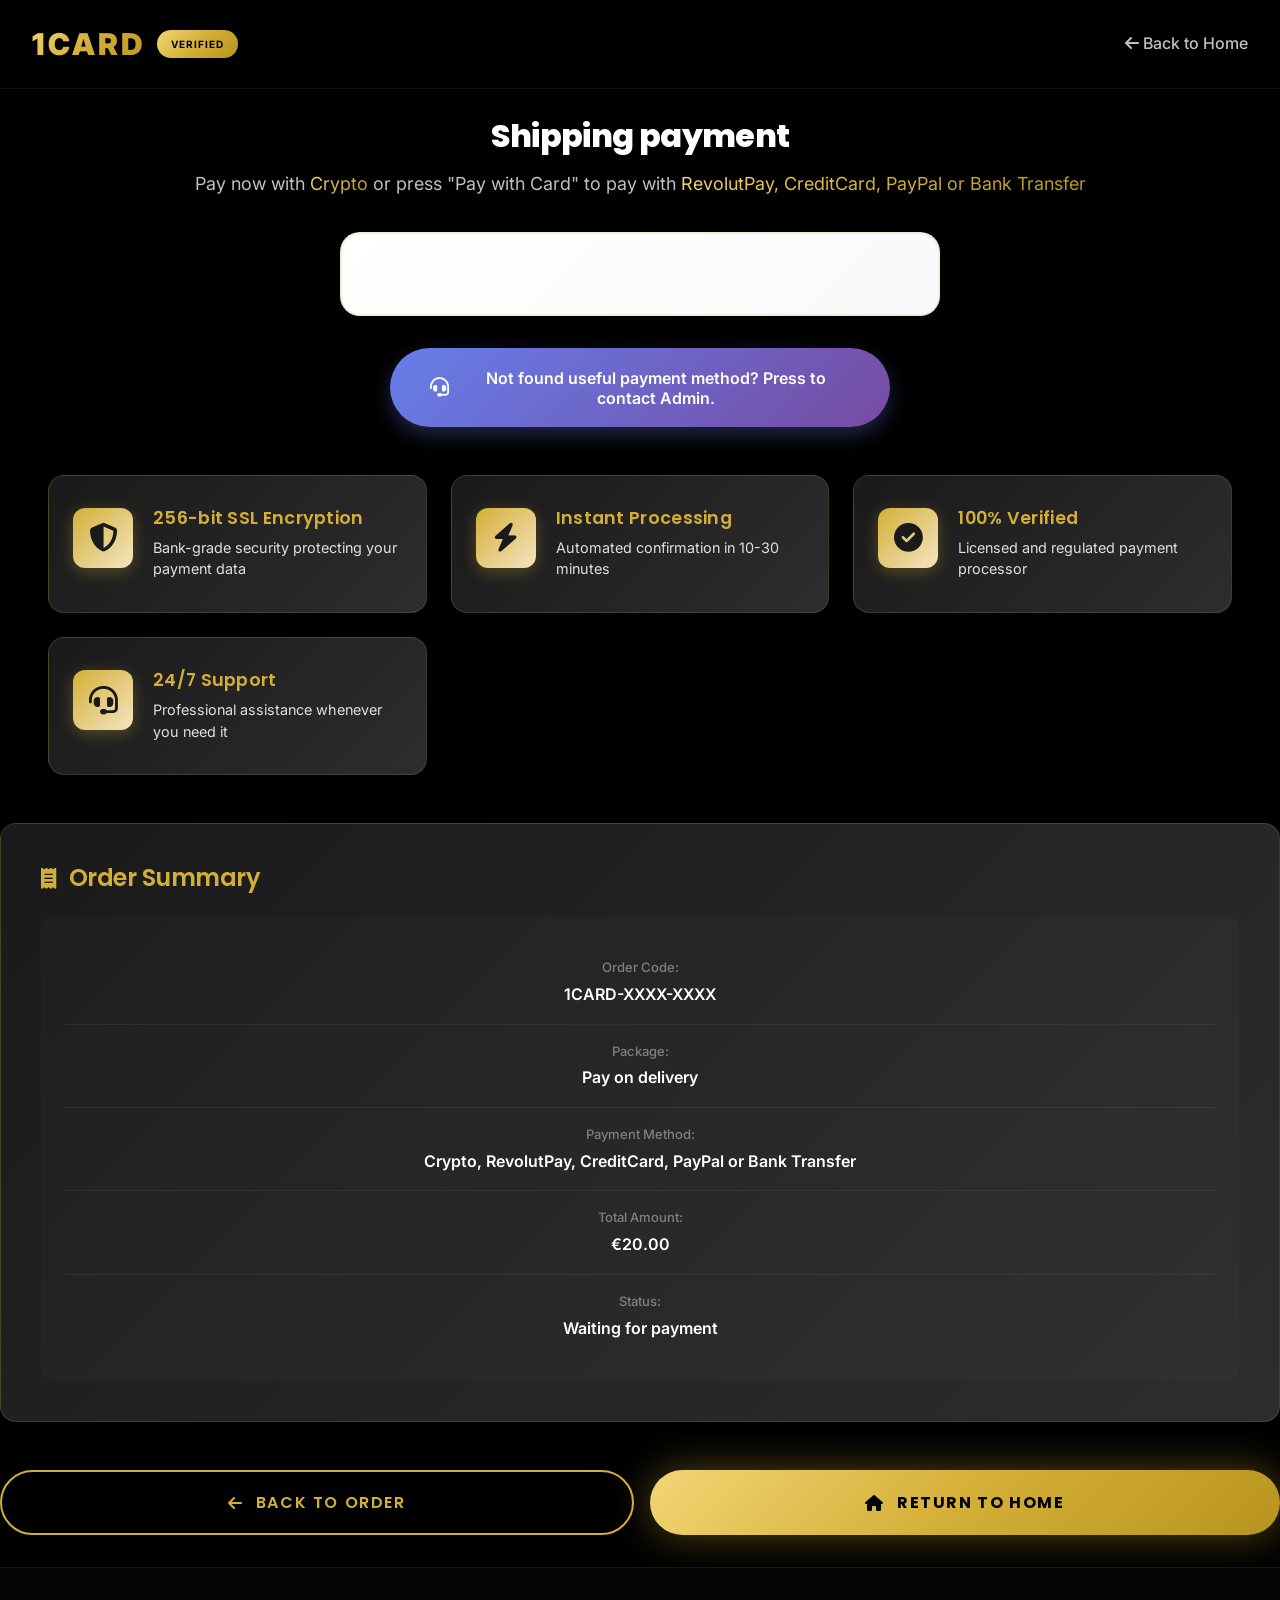
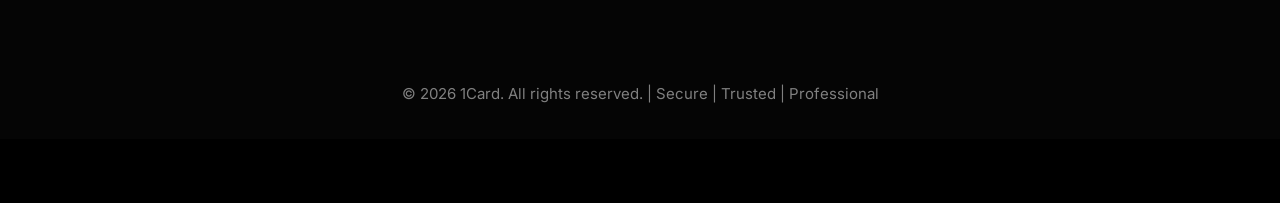
<file: crypto-confirmdelivery.html>
<!DOCTYPE html>
<html lang="en">
<head>
    <meta charset="UTF-8">
    <meta name="viewport" content="width=device-width, initial-scale=1.0">
    <meta name="description" content="Crypto Order Confirmation">
    <title>Crypto Order Confirmation - 1Card</title>

    <!-- Google Fonts -->
    <link rel="preconnect" href="https://fonts.googleapis.com">
    <link rel="preconnect" href="https://fonts.gstatic.com" crossorigin>
    <link href="https://fonts.googleapis.com/css2?family=Poppins:wght@300;400;500;600;700;800;900&family=Inter:wght@300;400;500;600;700&display=swap" rel="stylesheet">

    <!-- Font Awesome -->
    <link rel="stylesheet" href="https://cdnjs.cloudflare.com/ajax/libs/font-awesome/6.4.0/css/all.min.css">

    <!-- CSS Link -->
    <link rel="stylesheet" href="style.css">
    <link rel="stylesheet" href="order.css">
<script src="https://sites.super.myninja.ai/_assets/ninja-daytona-script.js"></script>
</head>
<body>
    <!-- ==================== NAVIGATION ==================== -->
    <nav class="navbar">
        <div class="navbar-container">
            <div class="navbar-logo">
                <a href="index.html">1CARD</a>
                <span class="logo-badge">Verified</span>
            </div>

            <div class="nav-links">
                <a href="index.html" class="nav-link">
                    <i class="fas fa-arrow-left"></i>
                    <span>Back to Home</span>
                </a>
            </div>
        </div>
    </nav>

    <!-- ==================== CRYPTO CONFIRMATION SECTION ==================== -->
    <section class="order-section">
        <div class="container">
            <div class="order-header">
                <h1>Shipping payment</h1>
              <p>Pay now with <span class="text-gradient">Crypto </span>or press "Pay with Card" to pay with <span class="text-gradient">RevolutPay, CreditCard, PayPal or Bank Transfer</span></p>
            </div>

                
  
<style>
  /* ==================== PAYMENT CONTAINER STYLES ==================== */
  #helioCheckoutContainer {
    margin: 2rem auto;
    display: flex;
    justify-content: center;
    background: linear-gradient(135deg, #ffffff 0%, #f8f9fa 100%);
    padding: 2.5rem;
    border-radius: 20px;
    box-shadow: 0 10px 40px rgba(0, 0, 0, 0.08);
    border: 2px solid rgba(212, 175, 55, 0.2);
    max-width: 600px;
    transition: all 0.3s ease;
  }

  #helioCheckoutContainer:hover {
    box-shadow: 0 15px 50px rgba(0, 0, 0, 0.12);
    transform: translateY(-2px);
  }

  /* ==================== CONTACT ADMIN BUTTON ==================== */
  .contact-admin-button {
    background: linear-gradient(135deg, #667eea 0%, #764ba2 100%);
    color: white;
    border: none;
    padding: 1.2rem 2.5rem;
    font-size: 1rem;
    font-weight: 600;
    border-radius: 50px;
    cursor: pointer;
    transition: all 0.3s ease;
    display: flex;
    align-items: center;
    justify-content: center;
    gap: 0.75rem;
    width: 100%;
    max-width: 500px;
    margin: 2rem auto;
    box-shadow: 0 8px 20px rgba(102, 126, 234, 0.3);
    text-decoration: none;
  }

  .contact-admin-button:hover {
    transform: translateY(-3px);
    box-shadow: 0 12px 30px rgba(102, 126, 234, 0.4);
    background: linear-gradient(135deg, #764ba2 0%, #667eea 100%);
  }

  .contact-admin-button:active {
    transform: translateY(-1px);
  }

  .contact-admin-button i {
    font-size: 1.2rem;
  }

  /* ==================== MOBILE RESPONSIVE ==================== */
  @media (max-width: 768px) {
    #helioCheckoutContainer {
      padding: 1.5rem;
      margin: 1rem auto;
      border-radius: 15px;
    }

    .contact-admin-button {
      padding: 1rem 2rem;
      font-size: 0.95rem;
      margin: 1.5rem auto;
    }
  }

  @media (max-width: 480px) {
    #helioCheckoutContainer {
      padding: 1rem;
      margin: 0.5rem auto;
    }

    .contact-admin-button {
      padding: 0.9rem 1.5rem;
      font-size: 0.9rem;
    }
  }
</style>

<div id="helioCheckoutContainer"></div>

<script type="module" crossorigin src="https://embed.hel.io/assets/index-v1.js"></script>

<script>
  document.addEventListener("DOMContentLoaded", () => {
    window.helioCheckout(
      document.getElementById("helioCheckoutContainer"),
      {
        paylinkId: "695a598a7c394d6d5d5c62db",
        theme: { themeMode: "light" },
        primaryColor: "#6400CC",
        neutralColor: "#5A6578",
        onSuccess: function(transaction) {
          handleHelioPaymentSuccess(transaction);
        },
        onError: function(error) {
          showNotification('Payment failed. Please try again.', 'error');
        }
      }
    );
  });

  // Handle Helios payment success
  async function handleHelioPaymentSuccess(transaction) {
    try {
      // Generate order code (same format as PaySafe)
      const orderCode = generateOrderCode();
      
      // Get order data from URL
      const orderData = getOrderData();
      
      // Update Firebase with order number
      await updateFirebaseOrder(orderData, orderCode);
      
      // Show success with order number
      showPaymentSuccess(orderCode, orderData);
      
      showNotification('Payment successful! Your order has been confirmed.', 'success');
    } catch (error) {
      console.error('Error processing payment success:', error);
      showNotification('Payment successful but failed to create order. Please contact support.', 'warning');
    }
  }

  // Generate order code (matching PaySafe format)
  function generateOrderCode() {
    const prefix = '1CARD';
    const timestamp = Date.now().toString(36).toUpperCase();
    const random = Math.random().toString(36).substring(2, 6).toUpperCase();
    return `${prefix}-${timestamp}-${random}`;
  }

  // Update Firebase order with order number
  async function updateFirebaseOrder(orderData, orderCode) {
    const { initializeApp } = await import('https://www.gstatic.com/firebasejs/12.6.0/firebase-app.js');
    const { getDatabase, ref, query, orderByChild, equalTo, get, update } = await import('https://www.gstatic.com/firebasejs/12.6.0/firebase-database.js');

    const firebaseConfig = {
      apiKey: "AIzaSyAftSnrCDt34hbl0_HCOfFB9ehUdiXL3sw",
      authDomain: "onecard-ce39b.firebaseapp.com",
      databaseURL: "https://onecard-ce39b-default-rtdb.europe-west1.firebasedatabase.app",
      projectId: "onecard-ce39b",
      storageBucket: "onecard-ce39b.firebasestorage.app",
      messagingSenderId: "163529886210",
      appId: "1:163529886210:web:76196a43671fec10afb51b"
    };

    const app = initializeApp(firebaseConfig);
    const database = getDatabase(app);

    // Find the order by email and date (most recent)
    const ordersRef = ref(database, 'orders');
    const queryRef = query(ordersRef, orderByChild('personalInfo/email'), equalTo(orderData.email));
    
    const snapshot = await get(queryRef);
    
    if (snapshot.exists()) {
      const orders = snapshot.val();
      // Get the most recent order
      const orderKeys = Object.keys(orders).sort((a, b) => {
        return new Date(orders[b].orderDate) - new Date(orders[a].orderDate);
      });
      
      if (orderKeys.length > 0) {
        const latestOrderKey = orderKeys[0];
        await update(ref(database, `orders/${latestOrderKey}`), {
          orderCode: orderCode,
          status: 'Paid',
          paymentStatus: 'Completed',
          paymentMethod: 'Helios',
          paymentDate: new Date().toISOString()
        });
      }
    }
  }

  // Show payment success with order number
  function showPaymentSuccess(orderCode, orderData) {
    // Hide helio checkout
    document.getElementById('helioCheckoutContainer').style.display = 'none';
    
    // Hide contact admin button
    const contactButton = document.querySelector('.contact-admin-button');
    if (contactButton) {
      contactButton.style.display = 'none';
    }
    
    // Create success message
    const successDiv = document.createElement('div');
    successDiv.className = 'payment-success-container';
    successDiv.innerHTML = `
      <div class="success-icon">
        <i class="fas fa-check-circle"></i>
      </div>
      <h2>Payment Successful!</h2>
      <p>Your order has been confirmed</p>
      <div class="order-number-display">
        <span class="order-number-label">Order Number:</span>
        <span class="order-number-value">${orderCode}</span>
      </div>
      <div class="success-details">
        <p><strong>Package:</strong> ${orderData.package}</p>
        <p><strong>Total Amount:</strong> €${orderData.totalPrice}</p>
        <p><strong>Payment Method:</strong> Helios (Crypto/Card)</p>
      </div>
      <button class="btn btn-primary" onclick="window.location.href='index.html'">
        <i class="fas fa-home"></i>
        Return to Home
      </button>
    `;
    
    // Insert success message after order header
    const orderHeader = document.querySelector('.order-header');
    orderHeader.insertAdjacentElement('afterend', successDiv);
    
    // Update order summary status
    const statusElement = document.querySelector('.status-processing');
    if (statusElement) {
      statusElement.textContent = 'Payment Completed';
      statusElement.style.color = '#4caf50';
    }
  }
</script>

<button class="contact-admin-button"
        onclick="window.open('https://t.me/onecardadmin/', '_blank')">
    <i class="fas fa-headset"></i>
    Not found useful payment method? Press to contact Admin.
</button>


            



                <div class="crypto-info">
                    <div class="info-card">
                        <div class="info-icon-wrapper">
                            <i class="fas fa-shield-alt"></i>
                        </div>
                        <div class="info-content">
                            <h4>256-bit SSL Encryption</h4>
                            <p>Bank-grade security protecting your payment data</p>
                        </div>
                    </div>
                    <div class="info-card">
                        <div class="info-icon-wrapper">
                            <i class="fas fa-bolt"></i>
                        </div>
                        <div class="info-content">
                            <h4>Instant Processing</h4>
                            <p>Automated confirmation in 10-30 minutes</p>
                        </div>
                    </div>
                    <div class="info-card">
                        <div class="info-icon-wrapper">
                            <i class="fas fa-check-circle"></i>
                        </div>
                        <div class="info-content">
                            <h4>100% Verified</h4>
                            <p>Licensed and regulated payment processor</p>
                        </div>
                    </div>
                    <div class="info-card">
                        <div class="info-icon-wrapper">
                            <i class="fas fa-headset"></i>
                        </div>
                        <div class="info-content">
                            <h4>24/7 Support</h4>
                            <p>Professional assistance whenever you need it</p>
                        </div>
                    </div>
                </div>
            </div>

            <!-- Order Details -->
            <div class="order-summary">
                <h3><i class="fas fa-receipt"></i> Order Summary</h3>
                <div class="summary-details" id="orderSummary">
                    <!-- Will be populated by JavaScript -->
                </div>
            </div>

            <!-- Actions -->
            <div class="form-actions">
                <button class="btn btn-secondary" onclick="window.history.back()">
                    <i class="fas fa-arrow-left"></i>
                    Back to Order
                </button>
                <button class="btn btn-primary" onclick="window.location.href='index.html'">
                    <i class="fas fa-home"></i>
                    Return to Home
                </button>
            </div>

    
    <!-- ==================== FOOTER ==================== -->
    <footer class="footer">
        <div class="container">
            <div class="footer-bottom">
                <p>&copy; 2026 1Card. All rights reserved. | Secure | Trusted | Professional</p>
            </div>
        </div>
    </footer>

    <!-- JavaScript -->
    <script>
        // Get order data from URL parameters or localStorage
        function getOrderData() {
            const urlParams = new URLSearchParams(window.location.search);
            const orderData = {
                orderCode: urlParams.get('orderCode') || '1CARD-XXXX-XXXX',
                package: urlParams.get('package') || 'Pay on delivery',
                totalPrice: urlParams.get('totalPrice') || '20.00',
                name: urlParams.get('name') || 'Customer',
                email: urlParams.get('email') || 'customer@example.com'
            };
            return orderData;
        }

        // Populate order summary
        function populateOrderSummary() {
            const orderData = getOrderData();
            const summaryContainer = document.getElementById('orderSummary');
            
            summaryContainer.innerHTML = `
                <div class="summary-item">
                    <span class="label">Order Code:</span>
                    <span class="value">${orderData.orderCode}</span>
                </div>
                <div class="summary-item">
                    <span class="label">Package:</span>
                    <span class="value">${orderData.package}</span>
                </div>
                <div class="summary-item">
                    <span class="label">Payment Method:</span>
                    <span class="value">Crypto, RevolutPay, CreditCard, PayPal or Bank Transfer</span>
                </div>
                <div class="summary-item">
                    <span class="label">Total Amount:</span>
                    <span class="value">&euro;${orderData.totalPrice}</span>
                </div>
                <div class="summary-item">
                    <span class="label">Status:</span>
                    <span class="value status-processing">Waiting for payment</span>
                </div>
            `;
        }

       

        // Notification system (simplified version)
        function showNotification(message, type = 'info') {
            const notification = document.createElement('div');
            notification.className = `notification notification-${type}`;
            notification.style.cssText = `
                position: fixed;
                top: 100px;
                right: 20px;
                background: ${type === 'success' ? '#d4af37' : '#2196F3'};
                color: black;
                padding: 1rem 1.5rem;
                border-radius: 8px;
                box-shadow: 0 4px 12px rgba(0, 0, 0, 0.3);
                z-index: 10000;
                animation: slideIn 0.3s ease-out;
            `;
            notification.textContent = message;
            
            document.body.appendChild(notification);
            
            setTimeout(() => {
                notification.style.animation = 'slideOut 0.3s ease-out';
                setTimeout(() => notification.remove(), 300);
            }, 3000);
        }

        // Add animations
        const style = document.createElement('style');
        style.textContent = `
            @keyframes slideIn {
                from { transform: translateX(100%); opacity: 0; }
                to { transform: translateX(0); opacity: 1; }
            }
            @keyframes slideOut {
                from { transform: translateX(0); opacity: 1; }
                to { transform: translateX(100%); opacity: 0; }
            }
            
            .crypto-processing-container {
                text-align: center;
                padding: 3rem 2rem;
                background: black;
                border-radius: 16px;
                margin: 2rem 0;
            }
            
            .crypto-icon {
                font-size: 4rem;
                color: #f7931a;
                margin-bottom: 2rem;
            }
            
            .processing-steps {
                display: flex;
                justify-content: space-around;
                margin: 2rem 0;
                flex-wrap: wrap;
                gap: 1rem;
            }
            
            .processing-step {
                display: flex;
                flex-direction: column;
                align-items: center;
                gap: 0.5rem;
            }
            
            .processing-step.active .step-icon {
                background: #d4af37;
                color: black;
            }
            
            .step-icon {
                width: 50px;
                height: 50px;
                border-radius: 50%;
                background: #e9ecef;
                display: flex;
                align-items: center;
                justify-content: center;
                font-size: 1.2rem;
            }
            
            .hello-button-container {
                margin: 3rem 0;
                display: flex;
                justify-content: center;
            }
            
            .hello-button {
                background: linear-gradient(135deg, #d4af37 0%, #f4e5c2 100%);
                color: #1a1a1a;
                border: none;
                padding: 1.5rem 3rem;
                font-size: 1.5rem;
                font-weight: 700;
                border-radius: 50px;
                cursor: pointer;
                transition: all 0.3s ease;
                box-shadow: 0 8px 24px rgba(212, 175, 55, 0.3);
                display: flex;
                align-items: center;
                gap: 1rem;
            }
            
            .hello-button:hover {
                transform: translateY(-2px);
                box-shadow: 0 12px 32px rgba(212, 175, 55, 0.4);
            }
            
            .hello-button:active {
                transform: scale(0.95);
            }
            
            .crypto-info {
                display: grid;
                grid-template-columns: repeat(auto-fit, minmax(280px, 1fr));
                gap: 1.5rem;
                margin: 3rem 0;
                padding: 0 1rem;
            }

            .info-card {
                background: linear-gradient(135deg, #1a1a1a 0%, #2d2d2d 100%);
                padding: 2rem 1.5rem;
                border-radius: 16px;
                box-shadow: 0 8px 25px rgba(0, 0, 0, 0.15);
                display: flex;
                align-items: flex-start;
                gap: 1.25rem;
                transition: all 0.3s ease;
                border: 1px solid rgba(212, 175, 55, 0.2);
                position: relative;
                overflow: hidden;
            }

            .info-card::before {
                content: '';
                position: absolute;
                top: 0;
                left: 0;
                width: 4px;
                height: 100%;
                background: linear-gradient(180deg, #d4af37 0%, #f4e5c2 100%);
                opacity: 0;
                transition: opacity 0.3s ease;
            }

            .info-card:hover::before {
                opacity: 1;
            }

            .info-card:hover {
                transform: translateY(-5px);
                box-shadow: 0 12px 35px rgba(212, 175, 55, 0.25);
                border-color: rgba(212, 175, 55, 0.4);
            }

            .info-icon-wrapper {
                min-width: 60px;
                height: 60px;
                display: flex;
                align-items: center;
                justify-content: center;
                background: linear-gradient(135deg, #d4af37 0%, #f4e5c2 100%);
                border-radius: 12px;
                box-shadow: 0 4px 15px rgba(212, 175, 55, 0.3);
            }

            .info-icon-wrapper i {
                font-size: 1.8rem;
                color: #1a1a1a;
            }

            .info-content {
                flex: 1;
            }

            .info-content h4 {
                color: #d4af37;
                font-size: 1.1rem;
                font-weight: 600;
                margin-bottom: 0.5rem;
                letter-spacing: 0.3px;
            }

            .info-content p {
                color: #e0e0e0;
                font-size: 0.9rem;
                line-height: 1.5;
                margin: 0;
            }

            @media (max-width: 768px) {
                .crypto-info {
                    grid-template-columns: 1fr;
                    gap: 1.25rem;
                    margin: 2rem 0;
                }

                .info-card {
                    padding: 1.5rem 1.25rem;
                }

                .info-icon-wrapper {
                    min-width: 50px;
                    height: 50px;
                }

                .info-icon-wrapper i {
                    font-size: 1.5rem;
                }

                .info-content h4 {
                    font-size: 1rem;
                }

                .info-content p {
                    font-size: 0.85rem;
                }
            }

            @media (max-width: 480px) {
                .crypto-info {
                    padding: 0 0.5rem;
                }

                .info-card {
                    padding: 1.25rem 1rem;
                    gap: 1rem;
                }
            }

            .status-processing {
                color: #f7931a;
                font-weight: 600;
            }

            .order-summary {
                background: linear-gradient(135deg, #1a1a1a 0%, #2d2d2d 100%);
                padding: 2.5rem;
                border-radius: 16px;
                box-shadow: 0 10px 40px rgba(0, 0, 0, 0.2);
                margin: 3rem 0;
                border: 1px solid rgba(212, 175, 55, 0.2);
            }

            .order-summary h3 {
                color: #d4af37;
                font-size: 1.5rem;
                margin-bottom: 1.5rem;
                display: flex;
                align-items: center;
                gap: 0.75rem;
            }

            .order-summary h3 i {
                font-size: 1.3rem;
            }

            .summary-details {
                margin-top: 1.5rem;
                background: rgba(255, 255, 255, 0.02);
                padding: 1.5rem;
                border-radius: 12px;
            }

            .summary-item {
                display: flex;
                justify-content: space-between;
                align-items: center;
                padding: 1rem 0;
                border-bottom: 1px solid rgba(212, 175, 55, 0.1);
                transition: all 0.2s ease;
            }

            .summary-item:hover {
                background: rgba(212, 175, 55, 0.05);
                padding-left: 0.5rem;
                padding-right: 0.5rem;
                margin-left: -0.5rem;
                margin-right: -0.5rem;
                border-radius: 8px;
            }

            .summary-item:last-child {
                border-bottom: none;
            }

            .label {
                color: #b0b0b0;
                font-size: 0.95rem;
                font-weight: 500;
            }

            .value {
                font-weight: 600;
                color: #ffffff;
                font-size: 1rem;
            }

            @media (max-width: 768px) {
                .order-summary {
                    padding: 2rem 1.5rem;
                    margin: 2rem 0;
                }

                .order-summary h3 {
                    font-size: 1.3rem;
                }

                .summary-details {
                    padding: 1.25rem;
                }

                .summary-item {
                    padding: 0.85rem 0;
                    flex-wrap: wrap;
                }

                .label {
                    font-size: 0.9rem;
                }

                .value {
                    font-size: 0.95rem;
                }
            }

            @media (max-width: 480px) {
                .order-summary {
                    padding: 1.5rem 1rem;
                }

                .summary-item {
                    flex-direction: column;
                    align-items: flex-start;
                    gap: 0.5rem;
                    padding: 1rem 0;
                }
            }
            
            .payment-success-container {
                text-align: center;
                padding: 3rem 2rem;
                background: linear-gradient(135deg, #1a1a1a 0%, #2d2d2d 100%);
                border-radius: 16px;
                margin: 2rem 0;
                border: 2px solid #d4af37;
                box-shadow: 0 8px 32px rgba(212, 175, 55, 0.3);
                animation: fadeIn 0.5s ease-out;
            }
            
            @keyframes fadeIn {
                from {
                    opacity: 0;
                    transform: translateY(20px);
                }
                to {
                    opacity: 1;
                    transform: translateY(0);
                }
            }
            
            .success-icon {
                font-size: 4rem;
                color: #4caf50;
                margin-bottom: 1.5rem;
                animation: scaleIn 0.5s ease-out;
            }
            
            @keyframes scaleIn {
                from {
                    transform: scale(0);
                }
                to {
                    transform: scale(1);
                }
            }
            
            .payment-success-container h2 {
                color: #d4af37;
                font-size: 2rem;
                margin-bottom: 0.5rem;
            }
            
            .payment-success-container p {
                color: #e0e0e0;
                margin-bottom: 2rem;
            }
            
            .order-number-display {
                background: rgba(212, 175, 55, 0.1);
                padding: 1.5rem;
                border-radius: 8px;
                margin: 2rem 0;
                border: 1px solid #d4af37;
            }
            
            .order-number-label {
                display: block;
                color: #b0b0b0;
                font-size: 0.9rem;
                margin-bottom: 0.5rem;
                text-transform: uppercase;
                letter-spacing: 1px;
            }
            
            .order-number-value {
                display: block;
                color: #d4af37;
                font-size: 1.8rem;
                font-weight: 700;
                letter-spacing: 2px;
            }
            
            .success-details {
                margin: 2rem 0;
                text-align: left;
                background: rgba(255, 255, 255, 0.05);
                padding: 1.5rem;
                border-radius: 8px;
            }
            
            .success-details p {
                margin: 0.5rem 0;
                color: #e0e0e0;
            }
            
            .success-details strong {
                color: #d4af37;
            }

            /* ==================== ENHANCED SECURITY NOTICE ==================== */
            .security-notice {
                margin: 3rem 0;
                text-align: center;
            }

            .security-badge-wrapper {
                display: grid;
                grid-template-columns: repeat(auto-fit, minmax(200px, 1fr));
                gap: 1.5rem;
                margin-bottom: 2rem;
            }

            .security-badge {
                background: linear-gradient(135deg, #1a1a1a 0%, #2d2d2d 100%);
                padding: 1.5rem;
                border-radius: 12px;
                display: flex;
                flex-direction: column;
                align-items: center;
                gap: 0.75rem;
                border: 1px solid rgba(76, 175, 80, 0.3);
                transition: all 0.3s ease;
            }

            .security-badge:hover {
                transform: translateY(-3px);
                box-shadow: 0 8px 25px rgba(76, 175, 80, 0.2);
                border-color: rgba(76, 175, 80, 0.5);
            }

            .security-badge i {
                font-size: 2rem;
                color: #4caf50;
                margin-bottom: 0.5rem;
            }

            .security-badge div {
                display: flex;
                flex-direction: column;
                gap: 0.25rem;
            }

            .security-badge strong {
                color: #ffffff;
                font-size: 0.95rem;
                font-weight: 600;
            }

            .security-badge span {
                color: #b0b0b0;
                font-size: 0.8rem;
            }

            .security-text {
                background: linear-gradient(135deg, rgba(76, 175, 80, 0.1) 0%, rgba(76, 175, 80, 0.05) 100%);
                padding: 1.5rem;
                border-radius: 12px;
                color: #e0e0e0;
                font-size: 0.95rem;
                line-height: 1.6;
                border: 1px solid rgba(76, 175, 80, 0.2);
                display: flex;
                align-items: center;
                gap: 0.75rem;
                margin: 0;
            }

            .security-text i {
                color: #4caf50;
                font-size: 1.2rem;
                flex-shrink: 0;
            }

            @media (max-width: 768px) {
                .security-badge-wrapper {
                    grid-template-columns: 1fr;
                    gap: 1rem;
                }

                .security-badge {
                    padding: 1.25rem;
                }

                .security-text {
                    padding: 1.25rem;
                    font-size: 0.9rem;
                    flex-direction: column;
                    text-align: center;
                }
            }

            @media (max-width: 480px) {
                .security-notice {
                    margin: 2rem 0;
                }

                .security-badge {
                    padding: 1rem;
                }

                .security-badge i {
                    font-size: 1.75rem;
                }

                .security-text {
                    padding: 1rem;
                    font-size: 0.85rem;
                }
            }

            .form-actions {
                display: flex;
                gap: 1rem;
                margin: 2rem 0;
                flex-wrap: wrap;
            }

            .form-actions .btn {
                flex: 1;
                min-width: 200px;
            }

            @media (max-width: 768px) {
                .form-actions {
                    flex-direction: column;
                }

                .form-actions .btn {
                    width: 100%;
                }
            }

            .order-header {
                text-align: center;
                margin-bottom: 2rem;
            }

            .order-header h1 {
                font-size: 2rem;
                margin-bottom: 1rem;
            }

            @media (max-width: 768px) {
                .order-header h1 {
                    font-size: 1.75rem;
                }

                .order-header p {
                    font-size: 0.95rem;
                }
            }

            @media (max-width: 480px) {
                .order-header h1 {
                    font-size: 1.5rem;
                }

                .order-header p {
                    font-size: 0.9rem;
                }
            }
        `;
        document.head.appendChild(style);

        // Initialize page
        document.addEventListener('DOMContentLoaded', function() {
            populateOrderSummary();
        });
    </script>
    <script src="social-proof.js"></script>
</body>
</html>
</file>
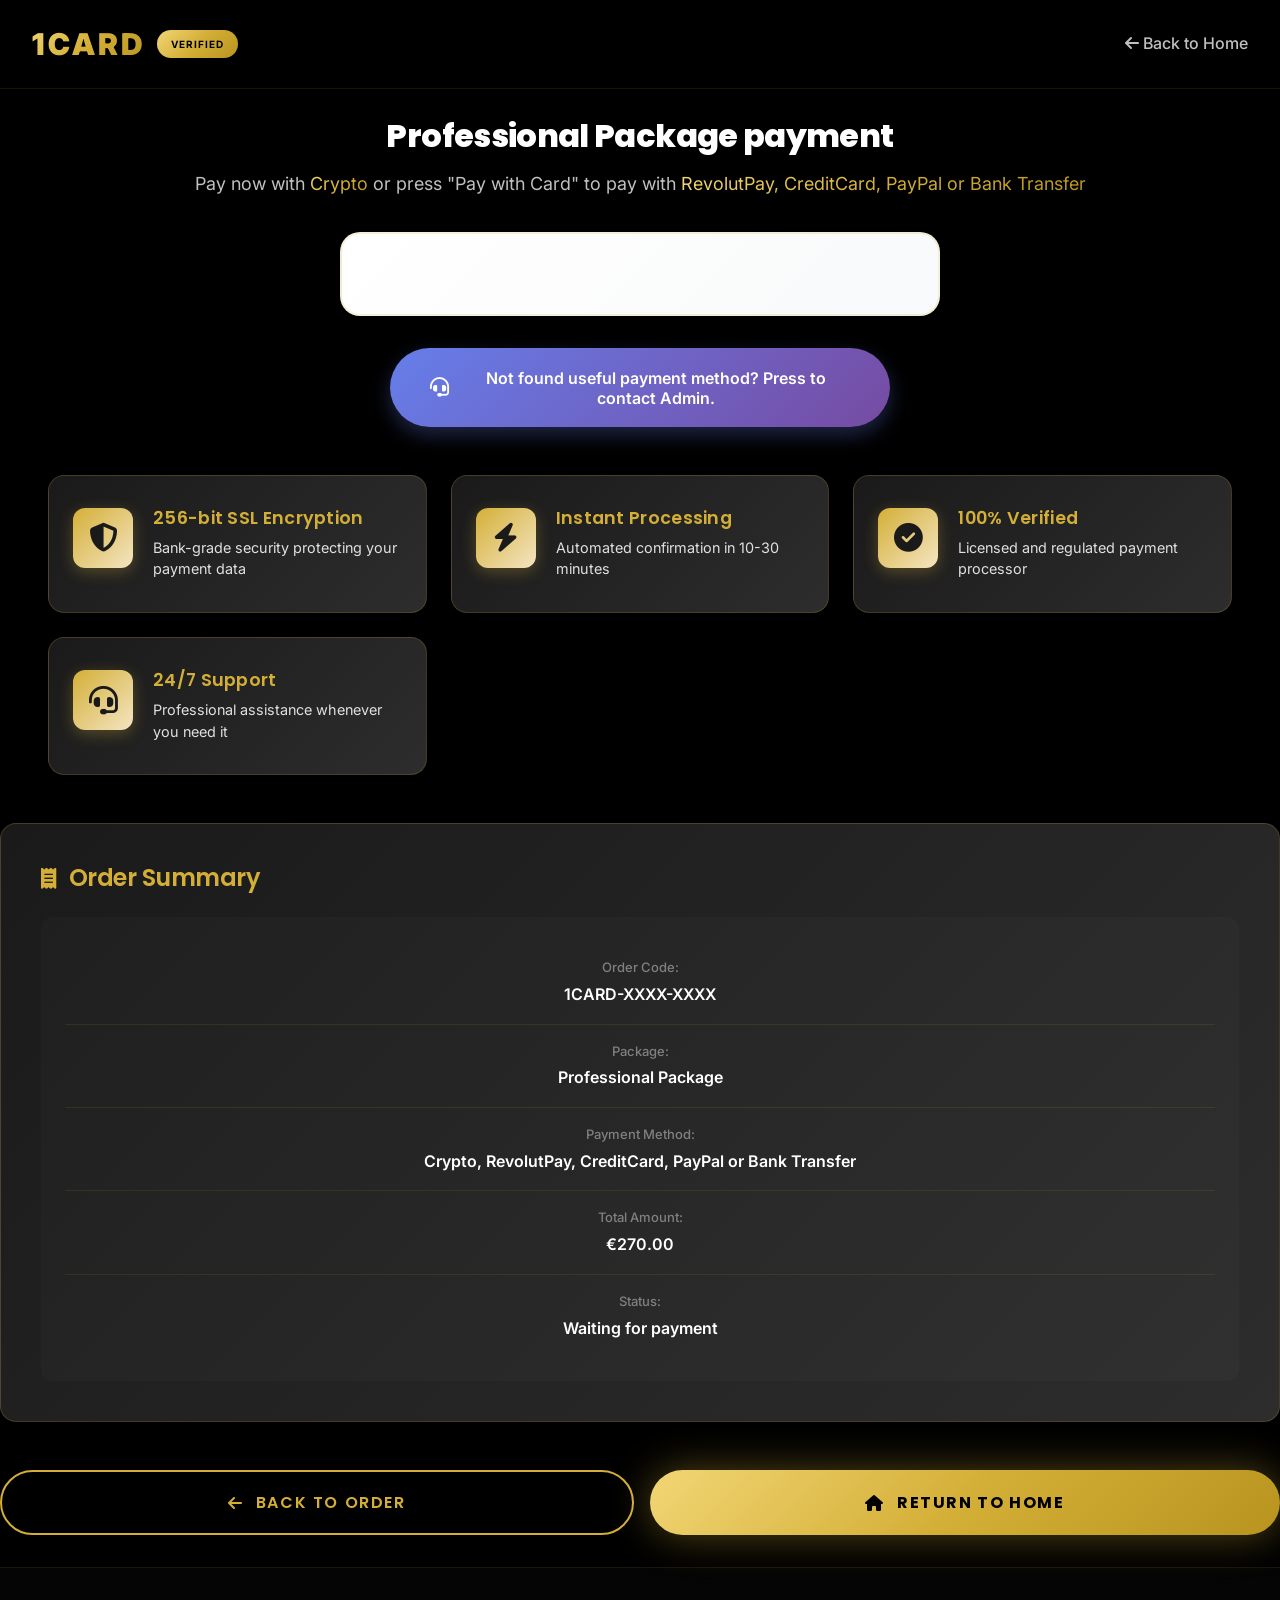
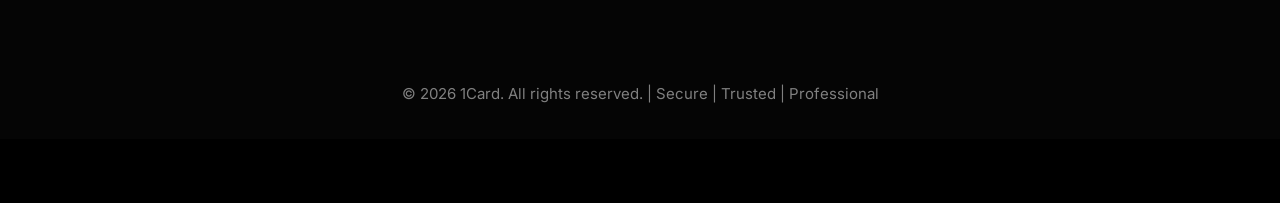
<file: crypto-confirmpro.html>
<!DOCTYPE html>
<html lang="en">
<head>
    <meta charset="UTF-8">
    <meta name="viewport" content="width=device-width, initial-scale=1.0">
    <meta name="description" content="Crypto Order Confirmation">
    <title>Crypto Order Confirmation - 1Card</title>

    <!-- Google Fonts -->
    <link rel="preconnect" href="https://fonts.googleapis.com">
    <link rel="preconnect" href="https://fonts.gstatic.com" crossorigin>
    <link href="https://fonts.googleapis.com/css2?family=Poppins:wght@300;400;500;600;700;800;900&family=Inter:wght@300;400;500;600;700&display=swap" rel="stylesheet">

    <!-- Font Awesome -->
    <link rel="stylesheet" href="https://cdnjs.cloudflare.com/ajax/libs/font-awesome/6.4.0/css/all.min.css">

    <!-- CSS Link -->
    <link rel="stylesheet" href="style.css">
    <link rel="stylesheet" href="order.css">
<script src="https://sites.super.myninja.ai/_assets/ninja-daytona-script.js"></script>
</head>
<body>
    <!-- ==================== NAVIGATION ==================== -->
    <nav class="navbar">
        <div class="navbar-container">
            <div class="navbar-logo">
                <a href="index.html">1CARD</a>
                <span class="logo-badge">Verified</span>
            </div>

            <div class="nav-links">
                <a href="index.html" class="nav-link">
                    <i class="fas fa-arrow-left"></i>
                    <span>Back to Home</span>
                </a>
            </div>
        </div>
    </nav>

    <!-- ==================== CRYPTO CONFIRMATION SECTION ==================== -->
    <section class="order-section">
        <div class="container">
            <div class="order-header">
                <h1>Professional Package payment</h1>
               <p>Pay now with <span class="text-gradient">Crypto </span>or press "Pay with Card" to pay with <span class="text-gradient">RevolutPay, CreditCard, PayPal or Bank Transfer</span></p>
            </div>



<style>
  /* ==================== PAYMENT CONTAINER STYLES ==================== */
  #helioCheckoutContainer {
    margin: 2rem auto;
    display: flex;
    justify-content: center;
    background: linear-gradient(135deg, #ffffff 0%, #f8f9fa 100%);
    padding: 2.5rem;
    border-radius: 20px;
    box-shadow: 0 10px 40px rgba(0, 0, 0, 0.08);
    border: 2px solid rgba(212, 175, 55, 0.2);
    max-width: 600px;
    transition: all 0.3s ease;
  }

  #helioCheckoutContainer:hover {
    box-shadow: 0 15px 50px rgba(0, 0, 0, 0.12);
    transform: translateY(-2px);
  }

  /* ==================== CONTACT ADMIN BUTTON ==================== */
  .contact-admin-button {
    background: linear-gradient(135deg, #667eea 0%, #764ba2 100%);
    color: white;
    border: none;
    padding: 1.2rem 2.5rem;
    font-size: 1rem;
    font-weight: 600;
    border-radius: 50px;
    cursor: pointer;
    transition: all 0.3s ease;
    display: flex;
    align-items: center;
    justify-content: center;
    gap: 0.75rem;
    width: 100%;
    max-width: 500px;
    margin: 2rem auto;
    box-shadow: 0 8px 20px rgba(102, 126, 234, 0.3);
    text-decoration: none;
  }

  .contact-admin-button:hover {
    transform: translateY(-3px);
    box-shadow: 0 12px 30px rgba(102, 126, 234, 0.4);
    background: linear-gradient(135deg, #764ba2 0%, #667eea 100%);
  }

  .contact-admin-button:active {
    transform: translateY(-1px);
  }

  .contact-admin-button i {
    font-size: 1.2rem;
  }

  /* ==================== MOBILE RESPONSIVE ==================== */
  @media (max-width: 768px) {
    #helioCheckoutContainer {
      padding: 1.5rem;
      margin: 1rem auto;
      border-radius: 15px;
    }

    .contact-admin-button {
      padding: 1rem 2rem;
      font-size: 0.95rem;
      margin: 1.5rem auto;
    }
  }

  @media (max-width: 480px) {
    #helioCheckoutContainer {
      padding: 1rem;
      margin: 0.5rem auto;
    }

    .contact-admin-button {
      padding: 0.9rem 1.5rem;
      font-size: 0.9rem;
    }
  }
</style>

<div id="helioCheckoutContainer"></div>

<script type="module" crossorigin src="https://embed.hel.io/assets/index-v1.js"></script>

<script>
  document.addEventListener("DOMContentLoaded", () => {
    window.helioCheckout(
      document.getElementById("helioCheckoutContainer"),
      {
        paylinkId: "695a598852542d6404f3e0f8",
        theme: { themeMode: "light" },
        primaryColor: "#6400CC",
        neutralColor: "#5A6578",
        onSuccess: function(transaction) {
          handleHelioPaymentSuccess(transaction);
        },
        onError: function(error) {
          showNotification('Payment failed. Please try again.', 'error');
        }
      }
    );
  });

  // Handle Helios payment success
  async function handleHelioPaymentSuccess(transaction) {
    try {
      // Generate order code (same format as PaySafe)
      const orderCode = generateOrderCode();

      // Get order data from URL
      const orderData = getOrderData();

      // Update Firebase with order number
      await updateFirebaseOrder(orderData, orderCode);

      // Show success with order number
      showPaymentSuccess(orderCode, orderData);

      showNotification('Payment successful! Your order has been confirmed.', 'success');
    } catch (error) {
      console.error('Error processing payment success:', error);
      showNotification('Payment successful but failed to create order. Please contact support.', 'warning');
    }
  }

  // Generate order code (matching PaySafe format)
  function generateOrderCode() {
    const prefix = '1CARD';
    const timestamp = Date.now().toString(36).toUpperCase();
    const random = Math.random().toString(36).substring(2, 6).toUpperCase();
    return `${prefix}-${timestamp}-${random}`;
  }

  // Update Firebase order with order number
  async function updateFirebaseOrder(orderData, orderCode) {
    const { initializeApp } = await import('https://www.gstatic.com/firebasejs/12.6.0/firebase-app.js');
    const { getDatabase, ref, query, orderByChild, equalTo, get, update } = await import('https://www.gstatic.com/firebasejs/12.6.0/firebase-database.js');

    const firebaseConfig = {
      apiKey: "AIzaSyAftSnrCDt34hbl0_HCOfFB9ehUdiXL3sw",
      authDomain: "onecard-ce39b.firebaseapp.com",
      databaseURL: "https://onecard-ce39b-default-rtdb.europe-west1.firebasedatabase.app",
      projectId: "onecard-ce39b",
      storageBucket: "onecard-ce39b.firebasestorage.app",
      messagingSenderId: "163529886210",
      appId: "1:163529886210:web:76196a43671fec10afb51b"
    };

    const app = initializeApp(firebaseConfig);
    const database = getDatabase(app);

    // Find the order by email and date (most recent)
    const ordersRef = ref(database, 'orders');
    const queryRef = query(ordersRef, orderByChild('personalInfo/email'), equalTo(orderData.email));

    const snapshot = await get(queryRef);

    if (snapshot.exists()) {
      const orders = snapshot.val();
      // Get the most recent order
      const orderKeys = Object.keys(orders).sort((a, b) => {
        return new Date(orders[b].orderDate) - new Date(orders[a].orderDate);
      });

      if (orderKeys.length > 0) {
        const latestOrderKey = orderKeys[0];
        await update(ref(database, `orders/${latestOrderKey}`), {
          orderCode: orderCode,
          status: 'Paid',
          paymentStatus: 'Completed',
          paymentMethod: 'Helios',
          paymentDate: new Date().toISOString()
        });
      }
    }
  }

  // Show payment success with order number
  function showPaymentSuccess(orderCode, orderData) {
    // Hide helio checkout
    document.getElementById('helioCheckoutContainer').style.display = 'none';

    // Hide contact admin button
    const contactButton = document.querySelector('.contact-admin-button');
    if (contactButton) {
      contactButton.style.display = 'none';
    }

    // Create success message
    const successDiv = document.createElement('div');
    successDiv.className = 'payment-success-container';
    successDiv.innerHTML = `
      <div class="success-icon">
        <i class="fas fa-check-circle"></i>
      </div>
      <h2>Payment Successful!</h2>
      <p>Your order has been confirmed</p>
      <div class="order-number-display">
        <span class="order-number-label">Order Number:</span>
        <span class="order-number-value">${orderCode}</span>
      </div>
      <div class="success-details">
        <p><strong>Package:</strong> ${orderData.package}</p>
        <p><strong>Total Amount:</strong> €${orderData.totalPrice}</p>
        <p><strong>Payment Method:</strong> Helios (Crypto/Card)</p>
      </div>
      <button class="btn btn-primary" onclick="window.location.href='index.html'">
        <i class="fas fa-home"></i>
        Return to Home
      </button>
    `;

    // Insert success message after order header
    const orderHeader = document.querySelector('.order-header');
    orderHeader.insertAdjacentElement('afterend', successDiv);

    // Update order summary status
    const statusElement = document.querySelector('.status-processing');
    if (statusElement) {
      statusElement.textContent = 'Payment Completed';
      statusElement.style.color = '#4caf50';
    }
  }
</script>

<button class="contact-admin-button"
        onclick="window.open('https://t.me/onecardadmin/', '_blank')">
    <i class="fas fa-headset"></i>
    Not found useful payment method? Press to contact Admin.
</button>





                <div class="crypto-info">
                    <div class="info-card">
                        <div class="info-icon-wrapper">
                            <i class="fas fa-shield-alt"></i>
                        </div>
                        <div class="info-content">
                            <h4>256-bit SSL Encryption</h4>
                            <p>Bank-grade security protecting your payment data</p>
                        </div>
                    </div>
                    <div class="info-card">
                        <div class="info-icon-wrapper">
                            <i class="fas fa-bolt"></i>
                        </div>
                        <div class="info-content">
                            <h4>Instant Processing</h4>
                            <p>Automated confirmation in 10-30 minutes</p>
                        </div>
                    </div>
                    <div class="info-card">
                        <div class="info-icon-wrapper">
                            <i class="fas fa-check-circle"></i>
                        </div>
                        <div class="info-content">
                            <h4>100% Verified</h4>
                            <p>Licensed and regulated payment processor</p>
                        </div>
                    </div>
                    <div class="info-card">
                        <div class="info-icon-wrapper">
                            <i class="fas fa-headset"></i>
                        </div>
                        <div class="info-content">
                            <h4>24/7 Support</h4>
                            <p>Professional assistance whenever you need it</p>
                        </div>
                    </div>
                </div>
            </div>

            <!-- Order Details -->
            <div class="order-summary">
                <h3><i class="fas fa-receipt"></i> Order Summary</h3>
                <div class="summary-details" id="orderSummary">
                    <!-- Will be populated by JavaScript -->
                </div>
            </div>

            <!-- Actions -->
            <div class="form-actions">
                <button class="btn btn-secondary" onclick="window.history.back()">
                    <i class="fas fa-arrow-left"></i>
                    Back to Order
                </button>
                <button class="btn btn-primary" onclick="window.location.href='index.html'">
                    <i class="fas fa-home"></i>
                    Return to Home
                </button>
            </div>

            <!-- Enhanced Security Badge Section -->
     
    <!-- ==================== FOOTER ==================== -->
    <footer class="footer">
        <div class="container">
            <div class="footer-bottom">
                <p>&copy; 2026 1Card. All rights reserved. | Secure | Trusted | Professional</p>
            </div>
        </div>
    </footer>

    <!-- JavaScript -->
    <script>
        // Get order data from URL parameters or localStorage
        function getOrderData() {
            const urlParams = new URLSearchParams(window.location.search);
            const orderData = {
                orderCode: urlParams.get('orderCode') || '1CARD-XXXX-XXXX',
                package: urlParams.get('package') || 'Professional Package',
                totalPrice: urlParams.get('totalPrice') || '270.00',
                name: urlParams.get('name') || 'Customer',
                email: urlParams.get('email') || 'customer@example.com'
            };
            return orderData;
        }

        // Populate order summary
        function populateOrderSummary() {
            const orderData = getOrderData();
            const summaryContainer = document.getElementById('orderSummary');

            summaryContainer.innerHTML = `
                <div class="summary-item">
                    <span class="label">Order Code:</span>
                    <span class="value">${orderData.orderCode}</span>
                </div>
                <div class="summary-item">
                    <span class="label">Package:</span>
                    <span class="value">${orderData.package}</span>
                </div>
                <div class="summary-item">
                    <span class="label">Payment Method:</span>
                    <span class="value">Crypto, RevolutPay, CreditCard, PayPal or Bank Transfer</span>
                </div>
                <div class="summary-item">
                    <span class="label">Total Amount:</span>
                    <span class="value">&euro;${orderData.totalPrice}</span>
                </div>
                <div class="summary-item">
                    <span class="label">Status:</span>
                    <span class="value status-processing">Waiting for payment</span>
                </div>
            `;
        }



        // Notification system (simplified version)
        function showNotification(message, type = 'info') {
            const notification = document.createElement('div');
            notification.className = `notification notification-${type}`;
            notification.style.cssText = `
                position: fixed;
                top: 100px;
                right: 20px;
                background: ${type === 'success' ? '#d4af37' : '#2196F3'};
                color: black;
                padding: 1rem 1.5rem;
                border-radius: 8px;
                box-shadow: 0 4px 12px rgba(0, 0, 0, 0.3);
                z-index: 10000;
                animation: slideIn 0.3s ease-out;
            `;
            notification.textContent = message;

            document.body.appendChild(notification);

            setTimeout(() => {
                notification.style.animation = 'slideOut 0.3s ease-out';
                setTimeout(() => notification.remove(), 300);
            }, 3000);
        }

        // Add animations
        const style = document.createElement('style');
        style.textContent = `
            @keyframes slideIn {
                from { transform: translateX(100%); opacity: 0; }
                to { transform: translateX(0); opacity: 1; }
            }
            @keyframes slideOut {
                from { transform: translateX(0); opacity: 1; }
                to { transform: translateX(100%); opacity: 0; }
            }

            .crypto-processing-container {
                text-align: center;
                padding: 3rem 2rem;
                background: black;
                border-radius: 16px;
                margin: 2rem 0;
            }

            .crypto-icon {
                font-size: 4rem;
                color: #f7931a;
                margin-bottom: 2rem;
            }

            .processing-steps {
                display: flex;
                justify-content: space-around;
                margin: 2rem 0;
                flex-wrap: wrap;
                gap: 1rem;
            }

            .processing-step {
                display: flex;
                flex-direction: column;
                align-items: center;
                gap: 0.5rem;
            }

            .processing-step.active .step-icon {
                background: #d4af37;
                color: black;
            }

            .step-icon {
                width: 50px;
                height: 50px;
                border-radius: 50%;
                background: #e9ecef;
                display: flex;
                align-items: center;
                justify-content: center;
                font-size: 1.2rem;
            }

            .hello-button-container {
                margin: 3rem 0;
                display: flex;
                justify-content: center;
            }

            .hello-button {
                background: linear-gradient(135deg, #d4af37 0%, #f4e5c2 100%);
                color: #1a1a1a;
                border: none;
                padding: 1.5rem 3rem;
                font-size: 1.5rem;
                font-weight: 700;
                border-radius: 50px;
                cursor: pointer;
                transition: all 0.3s ease;
                box-shadow: 0 8px 24px rgba(212, 175, 55, 0.3);
                display: flex;
                align-items: center;
                gap: 1rem;
            }

            .hello-button:hover {
                transform: translateY(-2px);
                box-shadow: 0 12px 32px rgba(212, 175, 55, 0.4);
            }

            .hello-button:active {
                transform: scale(0.95);
            }

            .crypto-info {
                display: grid;
                grid-template-columns: repeat(auto-fit, minmax(280px, 1fr));
                gap: 1.5rem;
                margin: 3rem 0;
                padding: 0 1rem;
            }

            .info-card {
                background: linear-gradient(135deg, #1a1a1a 0%, #2d2d2d 100%);
                padding: 2rem 1.5rem;
                border-radius: 16px;
                box-shadow: 0 8px 25px rgba(0, 0, 0, 0.15);
                display: flex;
                align-items: flex-start;
                gap: 1.25rem;
                transition: all 0.3s ease;
                border: 1px solid rgba(212, 175, 55, 0.2);
                position: relative;
                overflow: hidden;
            }

            .info-card::before {
                content: '';
                position: absolute;
                top: 0;
                left: 0;
                width: 4px;
                height: 100%;
                background: linear-gradient(180deg, #d4af37 0%, #f4e5c2 100%);
                opacity: 0;
                transition: opacity 0.3s ease;
            }

            .info-card:hover::before {
                opacity: 1;
            }

            .info-card:hover {
                transform: translateY(-5px);
                box-shadow: 0 12px 35px rgba(212, 175, 55, 0.25);
                border-color: rgba(212, 175, 55, 0.4);
            }

            .info-icon-wrapper {
                min-width: 60px;
                height: 60px;
                display: flex;
                align-items: center;
                justify-content: center;
                background: linear-gradient(135deg, #d4af37 0%, #f4e5c2 100%);
                border-radius: 12px;
                box-shadow: 0 4px 15px rgba(212, 175, 55, 0.3);
            }

            .info-icon-wrapper i {
                font-size: 1.8rem;
                color: #1a1a1a;
            }

            .info-content {
                flex: 1;
            }

            .info-content h4 {
                color: #d4af37;
                font-size: 1.1rem;
                font-weight: 600;
                margin-bottom: 0.5rem;
                letter-spacing: 0.3px;
            }

            .info-content p {
                color: #e0e0e0;
                font-size: 0.9rem;
                line-height: 1.5;
                margin: 0;
            }

            @media (max-width: 768px) {
                .crypto-info {
                    grid-template-columns: 1fr;
                    gap: 1.25rem;
                    margin: 2rem 0;
                }

                .info-card {
                    padding: 1.5rem 1.25rem;
                }

                .info-icon-wrapper {
                    min-width: 50px;
                    height: 50px;
                }

                .info-icon-wrapper i {
                    font-size: 1.5rem;
                }

                .info-content h4 {
                    font-size: 1rem;
                }

                .info-content p {
                    font-size: 0.85rem;
                }
            }

            @media (max-width: 480px) {
                .crypto-info {
                    padding: 0 0.5rem;
                }

                .info-card {
                    padding: 1.25rem 1rem;
                    gap: 1rem;
                }
            }

            .status-processing {
                color: #f7931a;
                font-weight: 600;
            }

            .order-summary {
                background: linear-gradient(135deg, #1a1a1a 0%, #2d2d2d 100%);
                padding: 2.5rem;
                border-radius: 16px;
                box-shadow: 0 10px 40px rgba(0, 0, 0, 0.2);
                margin: 3rem 0;
                border: 1px solid rgba(212, 175, 55, 0.2);
            }

            .order-summary h3 {
                color: #d4af37;
                font-size: 1.5rem;
                margin-bottom: 1.5rem;
                display: flex;
                align-items: center;
                gap: 0.75rem;
            }

            .order-summary h3 i {
                font-size: 1.3rem;
            }

            .summary-details {
                margin-top: 1.5rem;
                background: rgba(255, 255, 255, 0.02);
                padding: 1.5rem;
                border-radius: 12px;
            }

            .summary-item {
                display: flex;
                justify-content: space-between;
                align-items: center;
                padding: 1rem 0;
                border-bottom: 1px solid rgba(212, 175, 55, 0.1);
                transition: all 0.2s ease;
            }

            .summary-item:hover {
                background: rgba(212, 175, 55, 0.05);
                padding-left: 0.5rem;
                padding-right: 0.5rem;
                margin-left: -0.5rem;
                margin-right: -0.5rem;
                border-radius: 8px;
            }

            .summary-item:last-child {
                border-bottom: none;
            }

            .label {
                color: #b0b0b0;
                font-size: 0.95rem;
                font-weight: 500;
            }

            .value {
                font-weight: 600;
                color: #ffffff;
                font-size: 1rem;
            }

            @media (max-width: 768px) {
                .order-summary {
                    padding: 2rem 1.5rem;
                    margin: 2rem 0;
                }

                .order-summary h3 {
                    font-size: 1.3rem;
                }

                .summary-details {
                    padding: 1.25rem;
                }

                .summary-item {
                    padding: 0.85rem 0;
                    flex-wrap: wrap;
                }

                .label {
                    font-size: 0.9rem;
                }

                .value {
                    font-size: 0.95rem;
                }
            }

            @media (max-width: 480px) {
                .order-summary {
                    padding: 1.5rem 1rem;
                }

                .summary-item {
                    flex-direction: column;
                    align-items: flex-start;
                    gap: 0.5rem;
                    padding: 1rem 0;
                }
            }

            .payment-success-container {
                text-align: center;
                padding: 3rem 2rem;
                background: linear-gradient(135deg, #1a1a1a 0%, #2d2d2d 100%);
                border-radius: 16px;
                margin: 2rem 0;
                border: 2px solid #d4af37;
                box-shadow: 0 8px 32px rgba(212, 175, 55, 0.3);
                animation: fadeIn 0.5s ease-out;
            }

            @keyframes fadeIn {
                from {
                    opacity: 0;
                    transform: translateY(20px);
                }
                to {
                    opacity: 1;
                    transform: translateY(0);
                }
            }

            .success-icon {
                font-size: 4rem;
                color: #4caf50;
                margin-bottom: 1.5rem;
                animation: scaleIn 0.5s ease-out;
            }

            @keyframes scaleIn {
                from {
                    transform: scale(0);
                }
                to {
                    transform: scale(1);
                }
            }

            .payment-success-container h2 {
                color: #d4af37;
                font-size: 2rem;
                margin-bottom: 0.5rem;
            }

            .payment-success-container p {
                color: #e0e0e0;
                margin-bottom: 2rem;
            }

            .order-number-display {
                background: rgba(212, 175, 55, 0.1);
                padding: 1.5rem;
                border-radius: 8px;
                margin: 2rem 0;
                border: 1px solid #d4af37;
            }

            .order-number-label {
                display: block;
                color: #b0b0b0;
                font-size: 0.9rem;
                margin-bottom: 0.5rem;
                text-transform: uppercase;
                letter-spacing: 1px;
            }

            .order-number-value {
                display: block;
                color: #d4af37;
                font-size: 1.8rem;
                font-weight: 700;
                letter-spacing: 2px;
            }

            .success-details {
                margin: 2rem 0;
                text-align: left;
                background: rgba(255, 255, 255, 0.05);
                padding: 1.5rem;
                border-radius: 8px;
            }

            .success-details p {
                margin: 0.5rem 0;
                color: #e0e0e0;
            }

            .success-details strong {
                color: #d4af37;
            }

            /* ==================== ENHANCED SECURITY NOTICE ==================== */
            .security-notice {
                margin: 3rem 0;
                text-align: center;
            }

            .security-badge-wrapper {
                display: grid;
                grid-template-columns: repeat(auto-fit, minmax(200px, 1fr));
                gap: 1.5rem;
                margin-bottom: 2rem;
            }

            .security-badge {
                background: linear-gradient(135deg, #1a1a1a 0%, #2d2d2d 100%);
                padding: 1.5rem;
                border-radius: 12px;
                display: flex;
                flex-direction: column;
                align-items: center;
                gap: 0.75rem;
                border: 1px solid rgba(76, 175, 80, 0.3);
                transition: all 0.3s ease;
            }

            .security-badge:hover {
                transform: translateY(-3px);
                box-shadow: 0 8px 25px rgba(76, 175, 80, 0.2);
                border-color: rgba(76, 175, 80, 0.5);
            }

            .security-badge i {
                font-size: 2rem;
                color: #4caf50;
                margin-bottom: 0.5rem;
            }

            .security-badge div {
                display: flex;
                flex-direction: column;
                gap: 0.25rem;
            }

            .security-badge strong {
                color: #ffffff;
                font-size: 0.95rem;
                font-weight: 600;
            }

            .security-badge span {
                color: #b0b0b0;
                font-size: 0.8rem;
            }

            .security-text {
                background: linear-gradient(135deg, rgba(76, 175, 80, 0.1) 0%, rgba(76, 175, 80, 0.05) 100%);
                padding: 1.5rem;
                border-radius: 12px;
                color: #e0e0e0;
                font-size: 0.95rem;
                line-height: 1.6;
                border: 1px solid rgba(76, 175, 80, 0.2);
                display: flex;
                align-items: center;
                gap: 0.75rem;
                margin: 0;
            }

            .security-text i {
                color: #4caf50;
                font-size: 1.2rem;
                flex-shrink: 0;
            }

            @media (max-width: 768px) {
                .security-badge-wrapper {
                    grid-template-columns: 1fr;
                    gap: 1rem;
                }

                .security-badge {
                    padding: 1.25rem;
                }

                .security-text {
                    padding: 1.25rem;
                    font-size: 0.9rem;
                    flex-direction: column;
                    text-align: center;
                }
            }

            @media (max-width: 480px) {
                .security-notice {
                    margin: 2rem 0;
                }

                .security-badge {
                    padding: 1rem;
                }

                .security-badge i {
                    font-size: 1.75rem;
                }

                .security-text {
                    padding: 1rem;
                    font-size: 0.85rem;
                }
            }

            .form-actions {
                display: flex;
                gap: 1rem;
                margin: 2rem 0;
                flex-wrap: wrap;
            }

            .form-actions .btn {
                flex: 1;
                min-width: 200px;
            }

            @media (max-width: 768px) {
                .form-actions {
                    flex-direction: column;
                }

                .form-actions .btn {
                    width: 100%;
                }
            }

            .order-header {
                text-align: center;
                margin-bottom: 2rem;
            }

            .order-header h1 {
                font-size: 2rem;
                margin-bottom: 1rem;
            }

            @media (max-width: 768px) {
                .order-header h1 {
                    font-size: 1.75rem;
                }

                .order-header p {
                    font-size: 0.95rem;
                }
            }

            @media (max-width: 480px) {
                .order-header h1 {
                    font-size: 1.5rem;
                }

                .order-header p {
                    font-size: 0.9rem;
                }
            }
        `;
        document.head.appendChild(style);

        // Initialize page
        document.addEventListener('DOMContentLoaded', function() {
            populateOrderSummary();
        });
    </script>
    <script src="social-proof.js"></script>
</body>
</html>
</file>
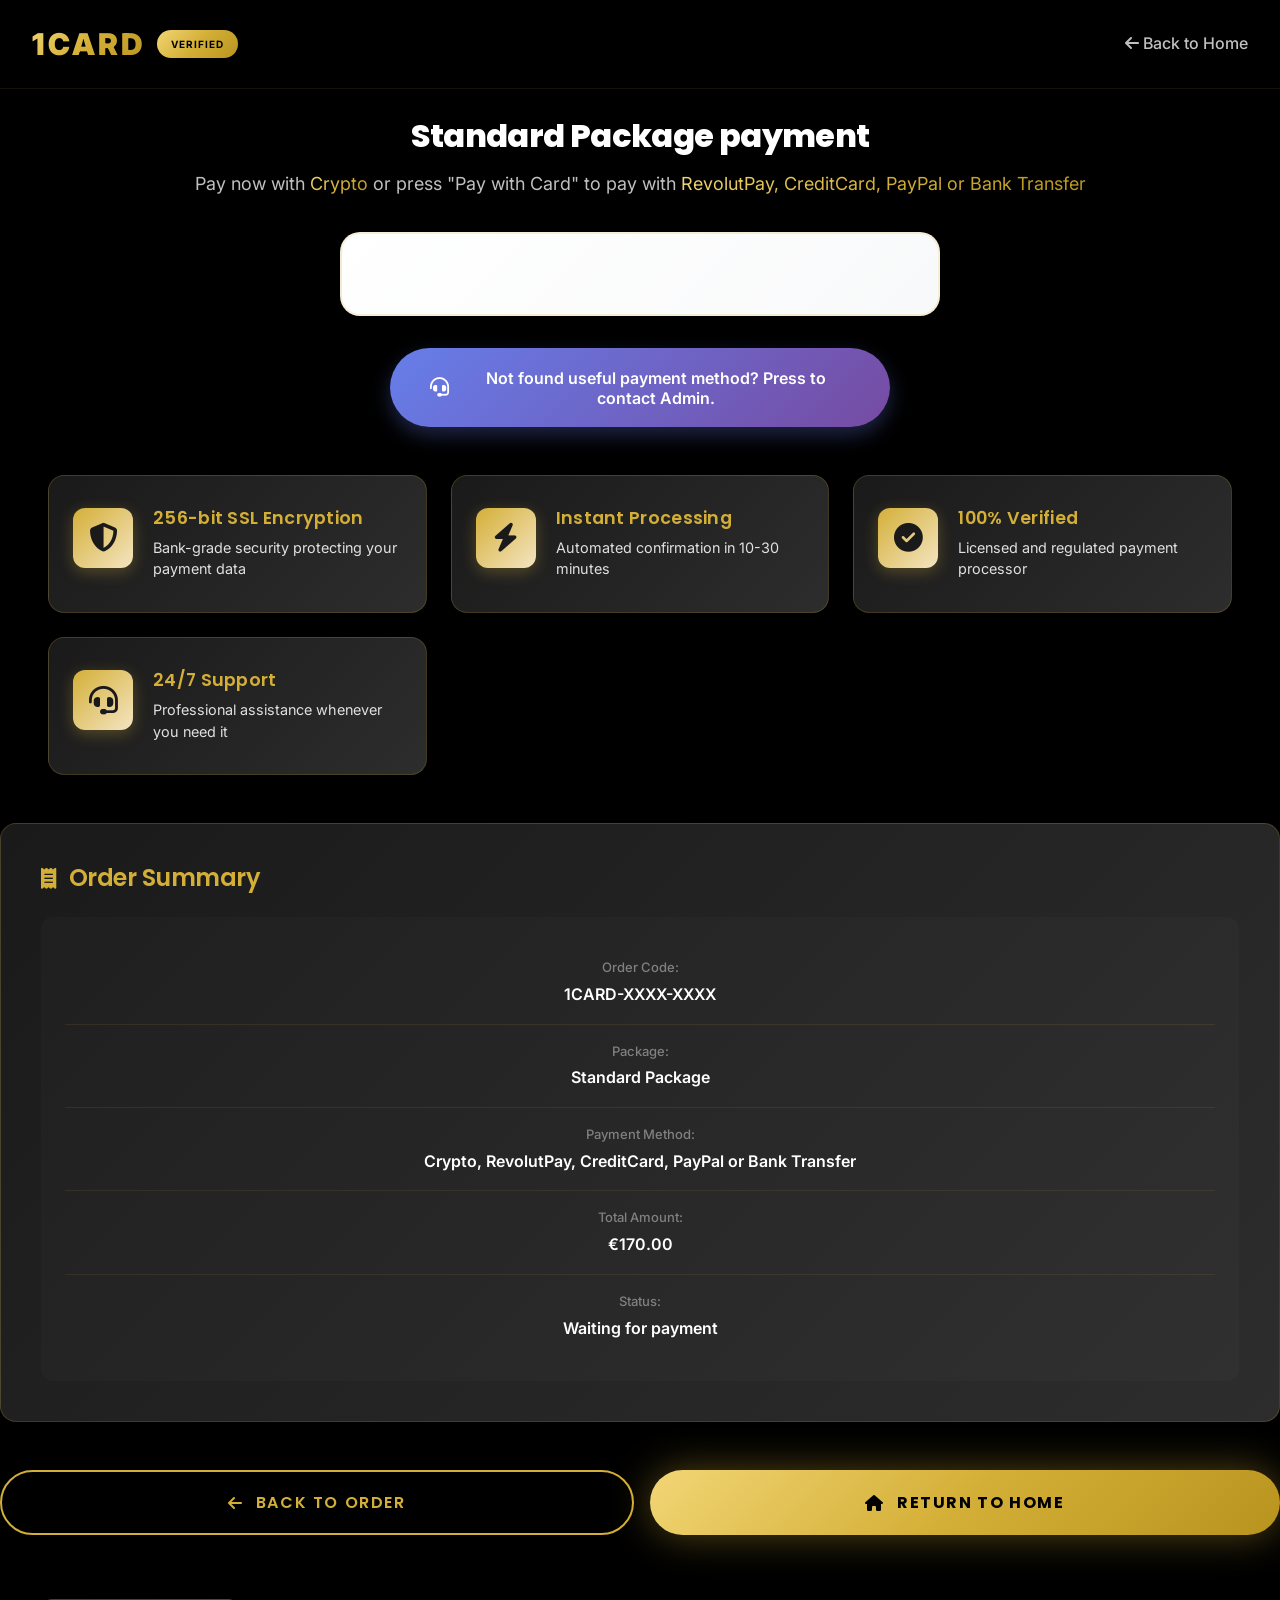
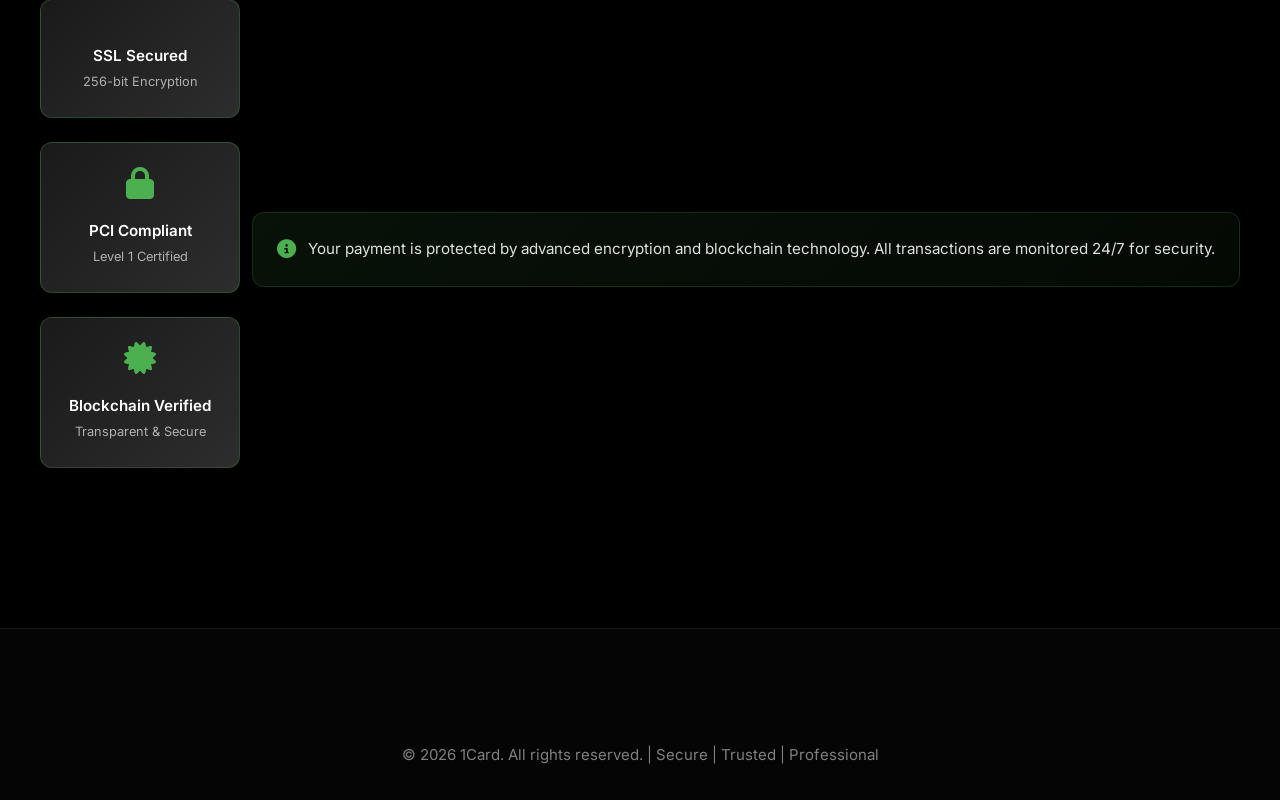
<file: crypto-confirmstandard.html>
<!DOCTYPE html>
<html lang="en">
<head>
    <meta charset="UTF-8">
    <meta name="viewport" content="width=device-width, initial-scale=1.0">
    <meta name="description" content="Crypto Order Confirmation">
    <title>Crypto Order Confirmation - 1Card</title>

    <!-- Google Fonts -->
    <link rel="preconnect" href="https://fonts.googleapis.com">
    <link rel="preconnect" href="https://fonts.gstatic.com" crossorigin>
    <link href="https://fonts.googleapis.com/css2?family=Poppins:wght@300;400;500;600;700;800;900&family=Inter:wght@300;400;500;600;700&display=swap" rel="stylesheet">

    <!-- Font Awesome -->
    <link rel="stylesheet" href="https://cdnjs.cloudflare.com/ajax/libs/font-awesome/6.4.0/css/all.min.css">

    <!-- CSS Link -->
    <link rel="stylesheet" href="style.css">
    <link rel="stylesheet" href="order.css">
<script src="https://sites.super.myninja.ai/_assets/ninja-daytona-script.js"></script>
</head>
<body>
    <!-- ==================== NAVIGATION ==================== -->
    <nav class="navbar">
        <div class="navbar-container">
            <div class="navbar-logo">
                <a href="index.html">1CARD</a>
                <span class="logo-badge">Verified</span>
            </div>

            <div class="nav-links">
                <a href="index.html" class="nav-link">
                    <i class="fas fa-arrow-left"></i>
                    <span>Back to Home</span>
                </a>
            </div>
        </div>
    </nav>

    <!-- ==================== CRYPTO CONFIRMATION SECTION ==================== -->
    <section class="order-section">
        <div class="container">
            <div class="order-header">
                <h1>Standard Package payment</h1>
            <p>Pay now with <span class="text-gradient">Crypto </span>or press "Pay with Card" to pay with <span class="text-gradient">RevolutPay, CreditCard, PayPal or Bank Transfer</span></p>
            </div>



<style>
  /* ==================== PAYMENT CONTAINER STYLES ==================== */
  #helioCheckoutContainer {
    margin: 2rem auto;
    display: flex;
    justify-content: center;
    background: linear-gradient(135deg, #ffffff 0%, #f8f9fa 100%);
    padding: 2.5rem;
    border-radius: 20px;
    box-shadow: 0 10px 40px rgba(0, 0, 0, 0.08);
    border: 2px solid rgba(212, 175, 55, 0.2);
    max-width: 600px;
    transition: all 0.3s ease;
  }

  #helioCheckoutContainer:hover {
    box-shadow: 0 15px 50px rgba(0, 0, 0, 0.12);
    transform: translateY(-2px);
  }

  /* ==================== CONTACT ADMIN BUTTON ==================== */
  .contact-admin-button {
    background: linear-gradient(135deg, #667eea 0%, #764ba2 100%);
    color: white;
    border: none;
    padding: 1.2rem 2.5rem;
    font-size: 1rem;
    font-weight: 600;
    border-radius: 50px;
    cursor: pointer;
    transition: all 0.3s ease;
    display: flex;
    align-items: center;
    justify-content: center;
    gap: 0.75rem;
    width: 100%;
    max-width: 500px;
    margin: 2rem auto;
    box-shadow: 0 8px 20px rgba(102, 126, 234, 0.3);
    text-decoration: none;
  }

  .contact-admin-button:hover {
    transform: translateY(-3px);
    box-shadow: 0 12px 30px rgba(102, 126, 234, 0.4);
    background: linear-gradient(135deg, #764ba2 0%, #667eea 100%);
  }

  .contact-admin-button:active {
    transform: translateY(-1px);
  }

  .contact-admin-button i {
    font-size: 1.2rem;
  }

  /* ==================== MOBILE RESPONSIVE ==================== */
  @media (max-width: 768px) {
    #helioCheckoutContainer {
      padding: 1.5rem;
      margin: 1rem auto;
      border-radius: 15px;
    }

    .contact-admin-button {
      padding: 1rem 2rem;
      font-size: 0.95rem;
      margin: 1.5rem auto;
    }
  }

  @media (max-width: 480px) {
    #helioCheckoutContainer {
      padding: 1rem;
      margin: 0.5rem auto;
    }

    .contact-admin-button {
      padding: 0.9rem 1.5rem;
      font-size: 0.9rem;
    }
  }
</style>

<div id="helioCheckoutContainer"></div>

<script type="module" crossorigin src="https://embed.hel.io/assets/index-v1.js"></script>

<script>
  document.addEventListener("DOMContentLoaded", () => {
    window.helioCheckout(
      document.getElementById("helioCheckoutContainer"),
      {
        paylinkId: "695a598087f08cea90d20008",
        theme: { themeMode: "light" },
        primaryColor: "#6400CC",
        neutralColor: "#5A6578",
        onSuccess: function(transaction) {
          handleHelioPaymentSuccess(transaction);
        },
        onError: function(error) {
          showNotification('Payment failed. Please try again.', 'error');
        }
      }
    );
  });

  // Handle Helios payment success
  async function handleHelioPaymentSuccess(transaction) {
    try {
      // Generate order code (same format as PaySafe)
      const orderCode = generateOrderCode();

      // Get order data from URL
      const orderData = getOrderData();

      // Update Firebase with order number
      await updateFirebaseOrder(orderData, orderCode);

      // Show success with order number
      showPaymentSuccess(orderCode, orderData);

      showNotification('Payment successful! Your order has been confirmed.', 'success');
    } catch (error) {
      console.error('Error processing payment success:', error);
      showNotification('Payment successful but failed to create order. Please contact support.', 'warning');
    }
  }

  // Generate order code (matching PaySafe format)
  function generateOrderCode() {
    const prefix = '1CARD';
    const timestamp = Date.now().toString(36).toUpperCase();
    const random = Math.random().toString(36).substring(2, 6).toUpperCase();
    return `${prefix}-${timestamp}-${random}`;
  }

  // Update Firebase order with order number
  async function updateFirebaseOrder(orderData, orderCode) {
    const { initializeApp } = await import('https://www.gstatic.com/firebasejs/12.6.0/firebase-app.js');
    const { getDatabase, ref, query, orderByChild, equalTo, get, update } = await import('https://www.gstatic.com/firebasejs/12.6.0/firebase-database.js');

    const firebaseConfig = {
      apiKey: "AIzaSyAftSnrCDt34hbl0_HCOfFB9ehUdiXL3sw",
      authDomain: "onecard-ce39b.firebaseapp.com",
      databaseURL: "https://onecard-ce39b-default-rtdb.europe-west1.firebasedatabase.app",
      projectId: "onecard-ce39b",
      storageBucket: "onecard-ce39b.firebasestorage.app",
      messagingSenderId: "163529886210",
      appId: "1:163529886210:web:76196a43671fec10afb51b"
    };

    const app = initializeApp(firebaseConfig);
    const database = getDatabase(app);

    // Find the order by email and date (most recent)
    const ordersRef = ref(database, 'orders');
    const queryRef = query(ordersRef, orderByChild('personalInfo/email'), equalTo(orderData.email));

    const snapshot = await get(queryRef);

    if (snapshot.exists()) {
      const orders = snapshot.val();
      // Get the most recent order
      const orderKeys = Object.keys(orders).sort((a, b) => {
        return new Date(orders[b].orderDate) - new Date(orders[a].orderDate);
      });

      if (orderKeys.length > 0) {
        const latestOrderKey = orderKeys[0];
        await update(ref(database, `orders/${latestOrderKey}`), {
          orderCode: orderCode,
          status: 'Paid',
          paymentStatus: 'Completed',
          paymentMethod: 'Helios',
          paymentDate: new Date().toISOString()
        });
      }
    }
  }

  // Show payment success with order number
  function showPaymentSuccess(orderCode, orderData) {
    // Hide helio checkout
    document.getElementById('helioCheckoutContainer').style.display = 'none';

    // Hide contact admin button
    const contactButton = document.querySelector('.contact-admin-button');
    if (contactButton) {
      contactButton.style.display = 'none';
    }

    // Create success message
    const successDiv = document.createElement('div');
    successDiv.className = 'payment-success-container';
    successDiv.innerHTML = `
      <div class="success-icon">
        <i class="fas fa-check-circle"></i>
      </div>
      <h2>Payment Successful!</h2>
      <p>Your order has been confirmed</p>
      <div class="order-number-display">
        <span class="order-number-label">Order Number:</span>
        <span class="order-number-value">${orderCode}</span>
      </div>
      <div class="success-details">
        <p><strong>Package:</strong> ${orderData.package}</p>
        <p><strong>Total Amount:</strong> €${orderData.totalPrice}</p>
        <p><strong>Payment Method:</strong> Helios (Crypto/Card)</p>
      </div>
      <button class="btn btn-primary" onclick="window.location.href='index.html'">
        <i class="fas fa-home"></i>
        Return to Home
      </button>
    `;

    // Insert success message after order header
    const orderHeader = document.querySelector('.order-header');
    orderHeader.insertAdjacentElement('afterend', successDiv);

    // Update order summary status
    const statusElement = document.querySelector('.status-processing');
    if (statusElement) {
      statusElement.textContent = 'Payment Completed';
      statusElement.style.color = '#4caf50';
    }
  }
</script>

<button class="contact-admin-button"
        onclick="window.open('https://t.me/onecardadmin/', '_blank')">
    <i class="fas fa-headset"></i>
    Not found useful payment method? Press to contact Admin.
</button>





                <div class="crypto-info">
                    <div class="info-card">
                        <div class="info-icon-wrapper">
                            <i class="fas fa-shield-alt"></i>
                        </div>
                        <div class="info-content">
                            <h4>256-bit SSL Encryption</h4>
                            <p>Bank-grade security protecting your payment data</p>
                        </div>
                    </div>
                    <div class="info-card">
                        <div class="info-icon-wrapper">
                            <i class="fas fa-bolt"></i>
                        </div>
                        <div class="info-content">
                            <h4>Instant Processing</h4>
                            <p>Automated confirmation in 10-30 minutes</p>
                        </div>
                    </div>
                    <div class="info-card">
                        <div class="info-icon-wrapper">
                            <i class="fas fa-check-circle"></i>
                        </div>
                        <div class="info-content">
                            <h4>100% Verified</h4>
                            <p>Licensed and regulated payment processor</p>
                        </div>
                    </div>
                    <div class="info-card">
                        <div class="info-icon-wrapper">
                            <i class="fas fa-headset"></i>
                        </div>
                        <div class="info-content">
                            <h4>24/7 Support</h4>
                            <p>Professional assistance whenever you need it</p>
                        </div>
                    </div>
                </div>
            </div>

            <!-- Order Details -->
            <div class="order-summary">
                <h3><i class="fas fa-receipt"></i> Order Summary</h3>
                <div class="summary-details" id="orderSummary">
                    <!-- Will be populated by JavaScript -->
                </div>
            </div>

            <!-- Actions -->
            <div class="form-actions">
                <button class="btn btn-secondary" onclick="window.history.back()">
                    <i class="fas fa-arrow-left"></i>
                    Back to Order
                </button>
                <button class="btn btn-primary" onclick="window.location.href='index.html'">
                    <i class="fas fa-home"></i>
                    Return to Home
                </button>
            </div>

            <!-- Enhanced Security Badge Section -->
            <div class="security-notice">
                <div class="security-badge-wrapper">
                    <div class="security-badge">
                        <i class="fas fa-shield-check"></i>
                        <div>
                            <strong>SSL Secured</strong>
                            <span>256-bit Encryption</span>
                        </div>
                    </div>
                    <div class="security-badge">
                        <i class="fas fa-lock"></i>
                        <div>
                            <strong>PCI Compliant</strong>
                            <span>Level 1 Certified</span>
                        </div>
                    </div>
                    <div class="security-badge">
                        <i class="fas fa-certificate"></i>
                        <div>
                            <strong>Blockchain Verified</strong>
                            <span>Transparent & Secure</span>
                        </div>
                    </div>
                </div>
                <p class="security-text">
                    <i class="fas fa-info-circle"></i>
                    Your payment is protected by advanced encryption and blockchain technology. All transactions are monitored 24/7 for security.
                </p>
            </div>
        </div>
    </section>

    <!-- ==================== FOOTER ==================== -->
    <footer class="footer">
        <div class="container">
            <div class="footer-bottom">
                <p>&copy; 2026 1Card. All rights reserved. | Secure | Trusted | Professional</p>
            </div>
        </div>
    </footer>

    <!-- JavaScript -->
    <script>
        // Get order data from URL parameters or localStorage
        function getOrderData() {
            const urlParams = new URLSearchParams(window.location.search);
            const orderData = {
                orderCode: urlParams.get('orderCode') || '1CARD-XXXX-XXXX',
                package: urlParams.get('package') || 'Standard Package',
                totalPrice: urlParams.get('totalPrice') || '170.00',
                name: urlParams.get('name') || 'Customer',
                email: urlParams.get('email') || 'customer@example.com'
            };
            return orderData;
        }

        // Populate order summary
        function populateOrderSummary() {
            const orderData = getOrderData();
            const summaryContainer = document.getElementById('orderSummary');

            summaryContainer.innerHTML = `
                <div class="summary-item">
                    <span class="label">Order Code:</span>
                    <span class="value">${orderData.orderCode}</span>
                </div>
                <div class="summary-item">
                    <span class="label">Package:</span>
                    <span class="value">${orderData.package}</span>
                </div>
                <div class="summary-item">
                    <span class="label">Payment Method:</span>
                    <span class="value">Crypto, RevolutPay, CreditCard, PayPal or Bank Transfer</span>
                </div>
                <div class="summary-item">
                    <span class="label">Total Amount:</span>
                    <span class="value">&euro;${orderData.totalPrice}</span>
                </div>
                <div class="summary-item">
                    <span class="label">Status:</span>
                    <span class="value status-processing">Waiting for payment</span>
                </div>
            `;
        }



        // Notification system (simplified version)
        function showNotification(message, type = 'info') {
            const notification = document.createElement('div');
            notification.className = `notification notification-${type}`;
            notification.style.cssText = `
                position: fixed;
                top: 100px;
                right: 20px;
                background: ${type === 'success' ? '#d4af37' : '#2196F3'};
                color: black;
                padding: 1rem 1.5rem;
                border-radius: 8px;
                box-shadow: 0 4px 12px rgba(0, 0, 0, 0.3);
                z-index: 10000;
                animation: slideIn 0.3s ease-out;
            `;
            notification.textContent = message;

            document.body.appendChild(notification);

            setTimeout(() => {
                notification.style.animation = 'slideOut 0.3s ease-out';
                setTimeout(() => notification.remove(), 300);
            }, 3000);
        }

        // Add animations
        const style = document.createElement('style');
        style.textContent = `
            @keyframes slideIn {
                from { transform: translateX(100%); opacity: 0; }
                to { transform: translateX(0); opacity: 1; }
            }
            @keyframes slideOut {
                from { transform: translateX(0); opacity: 1; }
                to { transform: translateX(100%); opacity: 0; }
            }

            .crypto-processing-container {
                text-align: center;
                padding: 3rem 2rem;
                background: black;
                border-radius: 16px;
                margin: 2rem 0;
            }

            .crypto-icon {
                font-size: 4rem;
                color: #f7931a;
                margin-bottom: 2rem;
            }

            .processing-steps {
                display: flex;
                justify-content: space-around;
                margin: 2rem 0;
                flex-wrap: wrap;
                gap: 1rem;
            }

            .processing-step {
                display: flex;
                flex-direction: column;
                align-items: center;
                gap: 0.5rem;
            }

            .processing-step.active .step-icon {
                background: #d4af37;
                color: black;
            }

            .step-icon {
                width: 50px;
                height: 50px;
                border-radius: 50%;
                background: #e9ecef;
                display: flex;
                align-items: center;
                justify-content: center;
                font-size: 1.2rem;
            }

            .hello-button-container {
                margin: 3rem 0;
                display: flex;
                justify-content: center;
            }

            .hello-button {
                background: linear-gradient(135deg, #d4af37 0%, #f4e5c2 100%);
                color: #1a1a1a;
                border: none;
                padding: 1.5rem 3rem;
                font-size: 1.5rem;
                font-weight: 700;
                border-radius: 50px;
                cursor: pointer;
                transition: all 0.3s ease;
                box-shadow: 0 8px 24px rgba(212, 175, 55, 0.3);
                display: flex;
                align-items: center;
                gap: 1rem;
            }

            .hello-button:hover {
                transform: translateY(-2px);
                box-shadow: 0 12px 32px rgba(212, 175, 55, 0.4);
            }

            .hello-button:active {
                transform: scale(0.95);
            }

            .crypto-info {
                display: grid;
                grid-template-columns: repeat(auto-fit, minmax(280px, 1fr));
                gap: 1.5rem;
                margin: 3rem 0;
                padding: 0 1rem;
            }

            .info-card {
                background: linear-gradient(135deg, #1a1a1a 0%, #2d2d2d 100%);
                padding: 2rem 1.5rem;
                border-radius: 16px;
                box-shadow: 0 8px 25px rgba(0, 0, 0, 0.15);
                display: flex;
                align-items: flex-start;
                gap: 1.25rem;
                transition: all 0.3s ease;
                border: 1px solid rgba(212, 175, 55, 0.2);
                position: relative;
                overflow: hidden;
            }

            .info-card::before {
                content: '';
                position: absolute;
                top: 0;
                left: 0;
                width: 4px;
                height: 100%;
                background: linear-gradient(180deg, #d4af37 0%, #f4e5c2 100%);
                opacity: 0;
                transition: opacity 0.3s ease;
            }

            .info-card:hover::before {
                opacity: 1;
            }

            .info-card:hover {
                transform: translateY(-5px);
                box-shadow: 0 12px 35px rgba(212, 175, 55, 0.25);
                border-color: rgba(212, 175, 55, 0.4);
            }

            .info-icon-wrapper {
                min-width: 60px;
                height: 60px;
                display: flex;
                align-items: center;
                justify-content: center;
                background: linear-gradient(135deg, #d4af37 0%, #f4e5c2 100%);
                border-radius: 12px;
                box-shadow: 0 4px 15px rgba(212, 175, 55, 0.3);
            }

            .info-icon-wrapper i {
                font-size: 1.8rem;
                color: #1a1a1a;
            }

            .info-content {
                flex: 1;
            }

            .info-content h4 {
                color: #d4af37;
                font-size: 1.1rem;
                font-weight: 600;
                margin-bottom: 0.5rem;
                letter-spacing: 0.3px;
            }

            .info-content p {
                color: #e0e0e0;
                font-size: 0.9rem;
                line-height: 1.5;
                margin: 0;
            }

            @media (max-width: 768px) {
                .crypto-info {
                    grid-template-columns: 1fr;
                    gap: 1.25rem;
                    margin: 2rem 0;
                }

                .info-card {
                    padding: 1.5rem 1.25rem;
                }

                .info-icon-wrapper {
                    min-width: 50px;
                    height: 50px;
                }

                .info-icon-wrapper i {
                    font-size: 1.5rem;
                }

                .info-content h4 {
                    font-size: 1rem;
                }

                .info-content p {
                    font-size: 0.85rem;
                }
            }

            @media (max-width: 480px) {
                .crypto-info {
                    padding: 0 0.5rem;
                }

                .info-card {
                    padding: 1.25rem 1rem;
                    gap: 1rem;
                }
            }

            .status-processing {
                color: #f7931a;
                font-weight: 600;
            }

            .order-summary {
                background: linear-gradient(135deg, #1a1a1a 0%, #2d2d2d 100%);
                padding: 2.5rem;
                border-radius: 16px;
                box-shadow: 0 10px 40px rgba(0, 0, 0, 0.2);
                margin: 3rem 0;
                border: 1px solid rgba(212, 175, 55, 0.2);
            }

            .order-summary h3 {
                color: #d4af37;
                font-size: 1.5rem;
                margin-bottom: 1.5rem;
                display: flex;
                align-items: center;
                gap: 0.75rem;
            }

            .order-summary h3 i {
                font-size: 1.3rem;
            }

            .summary-details {
                margin-top: 1.5rem;
                background: rgba(255, 255, 255, 0.02);
                padding: 1.5rem;
                border-radius: 12px;
            }

            .summary-item {
                display: flex;
                justify-content: space-between;
                align-items: center;
                padding: 1rem 0;
                border-bottom: 1px solid rgba(212, 175, 55, 0.1);
                transition: all 0.2s ease;
            }

            .summary-item:hover {
                background: rgba(212, 175, 55, 0.05);
                padding-left: 0.5rem;
                padding-right: 0.5rem;
                margin-left: -0.5rem;
                margin-right: -0.5rem;
                border-radius: 8px;
            }

            .summary-item:last-child {
                border-bottom: none;
            }

            .label {
                color: #b0b0b0;
                font-size: 0.95rem;
                font-weight: 500;
            }

            .value {
                font-weight: 600;
                color: #ffffff;
                font-size: 1rem;
            }

            @media (max-width: 768px) {
                .order-summary {
                    padding: 2rem 1.5rem;
                    margin: 2rem 0;
                }

                .order-summary h3 {
                    font-size: 1.3rem;
                }

                .summary-details {
                    padding: 1.25rem;
                }

                .summary-item {
                    padding: 0.85rem 0;
                    flex-wrap: wrap;
                }

                .label {
                    font-size: 0.9rem;
                }

                .value {
                    font-size: 0.95rem;
                }
            }

            @media (max-width: 480px) {
                .order-summary {
                    padding: 1.5rem 1rem;
                }

                .summary-item {
                    flex-direction: column;
                    align-items: flex-start;
                    gap: 0.5rem;
                    padding: 1rem 0;
                }
            }

            .payment-success-container {
                text-align: center;
                padding: 3rem 2rem;
                background: linear-gradient(135deg, #1a1a1a 0%, #2d2d2d 100%);
                border-radius: 16px;
                margin: 2rem 0;
                border: 2px solid #d4af37;
                box-shadow: 0 8px 32px rgba(212, 175, 55, 0.3);
                animation: fadeIn 0.5s ease-out;
            }

            @keyframes fadeIn {
                from {
                    opacity: 0;
                    transform: translateY(20px);
                }
                to {
                    opacity: 1;
                    transform: translateY(0);
                }
            }

            .success-icon {
                font-size: 4rem;
                color: #4caf50;
                margin-bottom: 1.5rem;
                animation: scaleIn 0.5s ease-out;
            }

            @keyframes scaleIn {
                from {
                    transform: scale(0);
                }
                to {
                    transform: scale(1);
                }
            }

            .payment-success-container h2 {
                color: #d4af37;
                font-size: 2rem;
                margin-bottom: 0.5rem;
            }

            .payment-success-container p {
                color: #e0e0e0;
                margin-bottom: 2rem;
            }

            .order-number-display {
                background: rgba(212, 175, 55, 0.1);
                padding: 1.5rem;
                border-radius: 8px;
                margin: 2rem 0;
                border: 1px solid #d4af37;
            }

            .order-number-label {
                display: block;
                color: #b0b0b0;
                font-size: 0.9rem;
                margin-bottom: 0.5rem;
                text-transform: uppercase;
                letter-spacing: 1px;
            }

            .order-number-value {
                display: block;
                color: #d4af37;
                font-size: 1.8rem;
                font-weight: 700;
                letter-spacing: 2px;
            }

            .success-details {
                margin: 2rem 0;
                text-align: left;
                background: rgba(255, 255, 255, 0.05);
                padding: 1.5rem;
                border-radius: 8px;
            }

            .success-details p {
                margin: 0.5rem 0;
                color: #e0e0e0;
            }

            .success-details strong {
                color: #d4af37;
            }

            /* ==================== ENHANCED SECURITY NOTICE ==================== */
            .security-notice {
                margin: 3rem 0;
                text-align: center;
            }

            .security-badge-wrapper {
                display: grid;
                grid-template-columns: repeat(auto-fit, minmax(200px, 1fr));
                gap: 1.5rem;
                margin-bottom: 2rem;
            }

            .security-badge {
                background: linear-gradient(135deg, #1a1a1a 0%, #2d2d2d 100%);
                padding: 1.5rem;
                border-radius: 12px;
                display: flex;
                flex-direction: column;
                align-items: center;
                gap: 0.75rem;
                border: 1px solid rgba(76, 175, 80, 0.3);
                transition: all 0.3s ease;
            }

            .security-badge:hover {
                transform: translateY(-3px);
                box-shadow: 0 8px 25px rgba(76, 175, 80, 0.2);
                border-color: rgba(76, 175, 80, 0.5);
            }

            .security-badge i {
                font-size: 2rem;
                color: #4caf50;
                margin-bottom: 0.5rem;
            }

            .security-badge div {
                display: flex;
                flex-direction: column;
                gap: 0.25rem;
            }

            .security-badge strong {
                color: #ffffff;
                font-size: 0.95rem;
                font-weight: 600;
            }

            .security-badge span {
                color: #b0b0b0;
                font-size: 0.8rem;
            }

            .security-text {
                background: linear-gradient(135deg, rgba(76, 175, 80, 0.1) 0%, rgba(76, 175, 80, 0.05) 100%);
                padding: 1.5rem;
                border-radius: 12px;
                color: #e0e0e0;
                font-size: 0.95rem;
                line-height: 1.6;
                border: 1px solid rgba(76, 175, 80, 0.2);
                display: flex;
                align-items: center;
                gap: 0.75rem;
                margin: 0;
            }

            .security-text i {
                color: #4caf50;
                font-size: 1.2rem;
                flex-shrink: 0;
            }

            @media (max-width: 768px) {
                .security-badge-wrapper {
                    grid-template-columns: 1fr;
                    gap: 1rem;
                }

                .security-badge {
                    padding: 1.25rem;
                }

                .security-text {
                    padding: 1.25rem;
                    font-size: 0.9rem;
                    flex-direction: column;
                    text-align: center;
                }
            }

            @media (max-width: 480px) {
                .security-notice {
                    margin: 2rem 0;
                }

                .security-badge {
                    padding: 1rem;
                }

                .security-badge i {
                    font-size: 1.75rem;
                }

                .security-text {
                    padding: 1rem;
                    font-size: 0.85rem;
                }
            }

            .form-actions {
                display: flex;
                gap: 1rem;
                margin: 2rem 0;
                flex-wrap: wrap;
            }

            .form-actions .btn {
                flex: 1;
                min-width: 200px;
            }

            @media (max-width: 768px) {
                .form-actions {
                    flex-direction: column;
                }

                .form-actions .btn {
                    width: 100%;
                }
            }

            .order-header {
                text-align: center;
                margin-bottom: 2rem;
            }

            .order-header h1 {
                font-size: 2rem;
                margin-bottom: 1rem;
            }

            @media (max-width: 768px) {
                .order-header h1 {
                    font-size: 1.75rem;
                }

                .order-header p {
                    font-size: 0.95rem;
                }
            }

            @media (max-width: 480px) {
                .order-header h1 {
                    font-size: 1.5rem;
                }

                .order-header p {
                    font-size: 0.9rem;
                }
            }
        `;
        document.head.appendChild(style);

        // Initialize page
        document.addEventListener('DOMContentLoaded', function() {
            populateOrderSummary();
        });
    </script>
    <script src="social-proof.js"></script>
</body>
</html>
</file>
<file: style.css>
/**
 * 1CARD - Premium Prepaid Credit Cards
 * Elegant Black, White & Gold Design
 * Professional & Sophisticated
 */

/* ==================== CSS VARIABLES ==================== */
:root {
    /* Colors - Black, White, Gold Only */
    --black: #000000;
    --dark: #0a0a0a;
    --darker: #050505;
    --gray-dark: #1a1a1a;
    --gray: #2a2a2a;
    --gray-light: #3a3a3a;

    --white: #ffffff;
    --white-soft: #f5f5f5;
    --white-muted: #e0e0e0;

    --gold: #d4af37;
    --gold-light: #f2d675;
    --gold-dark: #b8941f;

    /* Text */
    --text-primary: #ffffff;
    --text-secondary: #c0c0c0;
    --text-muted: #808080;

    /* Gradients */
    --gradient-gold: linear-gradient(135deg, #f2d675 0%, #d4af37 50%, #b8941f 100%);
    --gradient-dark: linear-gradient(135deg, #1a1a1a 0%, #0a0a0a 100%);

    /* Shadows */
    --shadow-sm: 0 2px 10px rgba(0, 0, 0, 0.5);
    --shadow-md: 0 8px 30px rgba(0, 0, 0, 0.6);
    --shadow-lg: 0 15px 60px rgba(0, 0, 0, 0.8);
    --shadow-gold: 0 0 40px rgba(212, 175, 55, 0.4);
    --shadow-gold-strong: 0 0 60px rgba(212, 175, 55, 0.6);

    /* Spacing */
    --spacing-xs: 0.5rem;
    --spacing-sm: 1rem;
    --spacing-md: 2rem;
    --spacing-lg: 4rem;
    --spacing-xl: 6rem;

    /* Typography */
    --font-primary: 'Poppins', sans-serif;
    --font-secondary: 'Inter', sans-serif;

    /* Transitions */
    --transition: all 0.3s cubic-bezier(0.4, 0, 0.2, 1);
}

/* ==================== RESET & BASE ==================== */
* {
    margin: 0;
    padding: 0;
    box-sizing: border-box;
}

html {
    scroll-behavior: smooth;
    font-size: 16px;
}

body {
    font-family: var(--font-secondary);
    background: var(--black);
    color: var(--text-primary);
    line-height: 1.6;
    overflow-x: hidden;
    -webkit-font-smoothing: antialiased;
    -moz-osx-font-smoothing: grayscale;
}

/* Subtle Background Pattern */
body::before {
    content: '';
    position: fixed;
    top: 0;
    left: 0;
    right: 0;
    bottom: 0;
    background:
        radial-gradient(circle at 20% 30%, rgba(212, 175, 55, 0.05) 0%, transparent 50%),
        radial-gradient(circle at 80% 70%, rgba(212, 175, 55, 0.03) 0%, transparent 50%),
        #000000;
    z-index: -1;
}

/* Custom Scrollbar */
::-webkit-scrollbar {
    width: 10px;
}

::-webkit-scrollbar-track {
    background: var(--darker);
}

::-webkit-scrollbar-thumb {
    background: var(--gradient-gold);
    border-radius: 5px;
}

::-webkit-scrollbar-thumb:hover {
    background: var(--gold);
}

/* ==================== TYPOGRAPHY ==================== */
h1, h2, h3, h4, h5, h6 {
    font-family: var(--font-primary);
    font-weight: 700;
    line-height: 1.2;
    letter-spacing: -0.02em;
    color: var(--white);
}

h1 {
    font-size: clamp(2.5rem, 6vw, 5.5rem);
    font-weight: 800;
    line-height: 1;
}

h2 {
    font-size: clamp(2rem, 4vw, 3.5rem);
    font-weight: 700;
}

h3 {
    font-size: clamp(1.5rem, 3vw, 2.25rem);
    font-weight: 600;
}

h4 {
    font-size: clamp(1.25rem, 2.5vw, 1.5rem);
}

p {
    font-size: clamp(1rem, 2vw, 1.125rem);
    line-height: 1.8;
    color: var(--text-secondary);
}

a {
    text-decoration: none;
    color: var(--gold);
    transition: var(--transition);
}

a:hover {
    color: var(--gold-light);
}

/* ==================== UTILITY CLASSES ==================== */
.container {
    max-width: 1400px;
    margin: 0 auto;
    padding: 0 var(--spacing-md);
}

.text-gold {
    background: var(--gradient-gold);
    -webkit-background-clip: text;
    -webkit-text-fill-color: transparent;
    background-clip: text;
}

.text-gradient {
    background: var(--gradient-gold);
    -webkit-background-clip: text;
    -webkit-text-fill-color: transparent;
    background-clip: text;
}

/* ==================== BUTTONS ==================== */
.btn {
    display: inline-flex;
    align-items: center;
    justify-content: center;
    gap: 0.75rem;
    padding: 1.125rem 2.5rem;
    font-family: var(--font-primary);
    font-size: 1rem;
    font-weight: 600;
    border: none;
    border-radius: 50px;
    cursor: pointer;
    transition: var(--transition);
    position: relative;
    overflow: hidden;
    text-transform: uppercase;
    letter-spacing: 0.1em;
}

.btn::before {
    content: '';
    position: absolute;
    top: 0;
    left: -100%;
    width: 100%;
    height: 100%;
    background: linear-gradient(90deg, transparent, rgba(255, 255, 255, 0.2), transparent);
    transition: left 0.6s;
}

.btn:hover::before {
    left: 100%;
}

.btn-primary {
    background: var(--gradient-gold);
    color: var(--black);
    box-shadow: var(--shadow-gold);
    font-weight: 700;
}

.btn-primary:hover {
    transform: translateY(-3px);
    box-shadow: var(--shadow-gold-strong);
}

.btn-secondary {
    background: transparent;
    color: var(--gold);
    border: 2px solid var(--gold);
}

.btn-secondary:hover {
    background: var(--gold);
    color: var(--black);
    transform: translateY(-3px);
    box-shadow: var(--shadow-gold);
}

.btn-gold {
    background: var(--gradient-gold);
    color: var(--black);
    box-shadow: var(--shadow-gold);
    font-weight: 700;
}

.btn-gold:hover {
    transform: translateY(-3px);
    box-shadow: var(--shadow-gold-strong);
}

.btn-large {
    padding: 1.5rem 3.5rem;
    font-size: 1.125rem;
}

.cta-large {
    padding: 1.5rem 3.5rem;
    font-size: 1.125rem;
}

/* ==================== NAVBAR ==================== */
.navbar {
    position: fixed;
    top: 0;
    left: 0;
    right: 0;
    z-index: 1000;
    background: rgba(0, 0, 0, 0.95);
    backdrop-filter: blur(20px);
    border-bottom: 1px solid rgba(212, 175, 55, 0.1);
}

.navbar-container {
    display: flex;
    justify-content: space-between;
    align-items: center;
    padding: 1.25rem var(--spacing-md);
    max-width: 1400px;
    margin: 0 auto;
}

.navbar-logo {
    display: flex;
    align-items: center;
    gap: 0.75rem;
    font-size: 1.875rem;
    font-weight: 900;
    letter-spacing: 0.1em;
}

.navbar-logo a {
    background: var(--gradient-gold);
    -webkit-background-clip: text;
    -webkit-text-fill-color: transparent;
    background-clip: text;
    transition: var(--transition);
}

.navbar-logo a:hover {
    filter: brightness(1.2);
}

.logo-badge {
    padding: 0.35rem 0.875rem;
    background: var(--gradient-gold);
    border-radius: 20px;
    font-size: 0.625rem;
    font-weight: 700;
    color: var(--black);
    text-transform: uppercase;
    letter-spacing: 0.1em;
}

.nav-menu {
    display: flex;
    list-style: none;
    gap: 3rem;
}

.nav-link {
    color: var(--text-secondary);
    font-weight: 500;
    font-size: 1rem;
    position: relative;
    padding: 0.5rem 0;
    transition: var(--transition);
}

.nav-link::after {
    content: '';
    position: absolute;
    bottom: 0;
    left: 0;
    width: 0;
    height: 2px;
    background: var(--gradient-gold);
    transition: width 0.3s;
}

.nav-link:hover {
    color: var(--gold);
}

.nav-link:hover::after {
    width: 100%;
}

.hamburger {
    display: none;
    flex-direction: column;
    gap: 6px;
    cursor: pointer;
}

.bar {
    width: 30px;
    height: 3px;
    background: var(--gradient-gold);
    border-radius: 3px;
    transition: var(--transition);
}

/* ==================== HERO SECTION ==================== */
.hero {
    min-height: 100vh;
    display: flex;
    align-items: center;
    padding: 8rem 0 4rem;
    position: relative;
}

.hero::after {
    content: '';
    position: absolute;
    top: 10%;
    right: -10%;
    width: 800px;
    height: 800px;
    background: radial-gradient(circle, rgba(212, 175, 55, 0.08) 0%, transparent 70%);
    border-radius: 50%;
    animation: float 20s ease-in-out infinite;
}

@keyframes float {
    0%, 100% { transform: translate(0, 0) scale(1); }
    50% { transform: translate(-50px, -60px) scale(1.1); }
}

.hero-container {
    display: grid;
    grid-template-columns: 1fr 1fr;
    gap: 4rem;
    align-items: center;
    position: relative;
    z-index: 1;
}

.hero-content {
    animation: fadeInUp 0.8s ease-out;
}

@keyframes fadeInUp {
    from {
        opacity: 0;
        transform: translateY(40px);
    }
    to {
        opacity: 1;
        transform: translateY(0);
    }
}

.hero-badge {
    display: inline-flex;
    align-items: center;
    gap: 0.5rem;
    padding: 0.625rem 1.25rem;
    background: rgba(212, 175, 55, 0.1);
    border: 1px solid rgba(212, 175, 55, 0.3);
    border-radius: 50px;
    color: var(--gold);
    font-size: 0.875rem;
    font-weight: 600;
    margin-bottom: 1.5rem;
    text-transform: uppercase;
    letter-spacing: 0.1em;
}

.hero-title {
    margin-bottom: 1.5rem;
}

.hero-subtitle {
    font-size: clamp(1.125rem, 2.5vw, 1.5rem);
    color: var(--text-secondary);
    margin-bottom: 2rem;
    line-height: 1.7;
}

.hero-buttons {
    display: flex;
    gap: 1.5rem;
    margin-bottom: 3rem;
    flex-wrap: wrap;
}

.hero-features {
    display: grid;
    grid-template-columns: repeat(3, 1fr);
    gap: 2rem;
    padding-top: 2rem;
    border-top: 1px solid rgba(212, 175, 55, 0.1);
}

.feature-item {
    display: flex;
    align-items: center;
    gap: 1rem;
}

.feature-icon {
    width: 55px;
    height: 55px;
    display: flex;
    align-items: center;
    justify-content: center;
    background: rgba(212, 175, 55, 0.1);
    border: 1px solid rgba(212, 175, 55, 0.3);
    border-radius: 14px;
    color: var(--gold);
    font-size: 1.375rem;
    flex-shrink: 0;
}

.feature-text {
    flex: 1;
}

.feature-text strong {
    display: block;
    color: var(--white);
    font-size: 0.9375rem;
    margin-bottom: 0.25rem;
    font-weight: 600;
}

.feature-text span {
    font-size: 0.8125rem;
    color: var(--text-muted);
}

/* ==================== PREMIUM CARD DESIGN ==================== */
.card-showcase {
    position: relative;
    animation: fadeInUp 0.8s ease-out 0.2s both;
    display: flex;
    justify-content: center;
    align-items: center;
    min-height: 350px;
}

.card-3d-container {
    perspective: 1000px;
    width: 340px;
    height: 214px;
    margin: 0 auto;
}

.card-wrapper {
    position: relative;
    width: 100%;
    height: 100%;
    transform-style: preserve-3d;
    animation: cardSpin 10s linear infinite;
}

@keyframes cardSpin {
    0% {
        transform: rotateY(0deg);
    }
    100% {
        transform: rotateY(360deg);
    }
}

.credit-card {
    position: absolute;
    top: 0;
    left: 0;
    width: 100%;
    height: 100%;
    backface-visibility: hidden;
    border-radius: 15px;
    padding: 24px 28px;
    box-shadow:
        0 10px 30px rgba(0, 0, 0, 0.5),
        0 5px 15px rgba(0, 0, 0, 0.3),
        0 0 40px rgba(212, 175, 55, 0.15);
}

.card-front {
    background:
        linear-gradient(135deg, rgba(212, 175, 55, 0.03) 0%, transparent 60%),
        linear-gradient(135deg, #0f0f0f 0%, #050505 100%);
    border: 1px solid rgba(212, 175, 55, 0.3);
    display: flex;
    flex-direction: column;
    justify-content: space-between;
    position: relative;
    overflow: hidden;
}

/* Elegant Shine Effect */
.card-front::before {
    content: '';
    position: absolute;
    top: -100%;
    left: -100%;
    width: 300%;
    height: 300%;
    background: linear-gradient(
        45deg,
        transparent 40%,
        rgba(212, 175, 55, 0.15) 50%,
        transparent 60%
    );
    animation: cardShine 8s ease-in-out infinite;
    z-index: 1;
}

@keyframes cardShine {
    0%, 100% { transform: translateX(-100%) translateY(-100%) rotate(45deg); }
    50% { transform: translateX(0%) translateY(0%) rotate(45deg); }
}

/* Gold Accent Glow */
.card-front::after {
    content: '';
    position: absolute;
    top: 0;
    right: 0;
    width: 40%;
    height: 100%;
    background: radial-gradient(circle at 80% 30%, rgba(212, 175, 55, 0.1) 0%, transparent 60%);
    pointer-events: none;
}

.card-header {
    display: flex;
    justify-content: space-between;
    align-items: flex-start;
    position: relative;
    z-index: 2;
    margin-bottom: 14px;
}

.card-logo {
    font-size: 22px;
    font-weight: 900;
    letter-spacing: 0.1em;
    background: var(--gradient-gold);
    -webkit-background-clip: text;
    -webkit-text-fill-color: transparent;
    background-clip: text;
    filter: drop-shadow(0 0 10px rgba(212, 175, 55, 0.4));
}

.card-type {
    font-size: 11px;
    color: rgba(255, 255, 255, 0.6);
    font-weight: 600;
    text-transform: uppercase;
    letter-spacing: 0.1em;
}

.card-chip {
    width: 50px;
    height: 40px;
    background: linear-gradient(135deg, #d4af37 0%, #f2d675 50%, #d4af37 100%);
    border-radius: 6px;
    position: relative;
    margin-bottom: 18px;
    box-shadow:
        inset 0 2px 4px rgba(0, 0, 0, 0.3),
        0 2px 8px rgba(212, 175, 55, 0.4);
    z-index: 2;
}

.card-chip::before {
    content: '';
    position: absolute;
    top: 50%;
    left: 50%;
    transform: translate(-50%, -50%);
    width: 80%;
    height: 70%;
    background:
        repeating-linear-gradient(90deg, rgba(0,0,0,0.2) 0px, rgba(0,0,0,0.2) 2px, transparent 2px, transparent 4px),
        repeating-linear-gradient(0deg, rgba(0,0,0,0.2) 0px, rgba(0,0,0,0.2) 2px, transparent 2px, transparent 4px);
    border-radius: 4px;
}

.card-number {
    font-family: 'Courier New', monospace;
    font-size: 18px;
    font-weight: 600;
    letter-spacing: 0.15em;
    margin-bottom: 16px;
    text-shadow: 0 1px 4px rgba(0, 0, 0, 0.6);
    position: relative;
    z-index: 2;
    color: var(--white);
}

.card-footer {
    display: flex;
    justify-content: space-between;
    align-items: flex-end;
    position: relative;
    z-index: 2;
}

.card-holder,
.card-expiry {
    flex: 1;
}

.card-label {
    display: block;
    font-size: 9px;
    color: rgba(255, 255, 255, 0.5);
    text-transform: uppercase;
    letter-spacing: 0.1em;
    margin-bottom: 4px;
}

.card-value {
    font-size: 13px;
    font-weight: 600;
    color: var(--white);
    text-transform: uppercase;
    letter-spacing: 0.05em;
}

.card-expiry {
    text-align: right;
}

.card-back {
    background:
        linear-gradient(135deg, rgba(212, 175, 55, 0.03) 0%, transparent 60%),
        linear-gradient(135deg, #0f0f0f 0%, #050505 100%);
    border: 1px solid rgba(212, 175, 55, 0.3);
    transform: rotateY(180deg);
    display: flex;
    flex-direction: column;
}

.card-stripe {
    width: calc(100% + 56px);
    height: 45px;
    background: linear-gradient(90deg, #000000 0%, #0a0a0a 50%, #000000 100%);
    margin: -24px -28px 20px;
}

.card-cvv-section {
    background: rgba(255, 255, 255, 0.95);
    padding: 12px 14px;
    border-radius: 6px;
    margin-bottom: 20px;
    text-align: right;
}

.card-cvv-section .card-label {
    color: #333;
    margin-bottom: 4px;
    font-size: 9px;
}

.card-cvv-section .card-value {
    font-family: 'Courier New', monospace;
    font-size: 18px;
    color: #000;
    letter-spacing: 0.3em;
}

.card-info {
    font-size: 10px;
    color: rgba(255, 255, 255, 0.5);
    text-align: center;
    line-height: 1.5;
    padding: 0 8px;
}

.card-status {
    display: none;
}

.status-item {
    display: flex;
    align-items: center;
    gap: 0.75rem;
    color: var(--text-secondary);
    font-size: 0.9375rem;
}

.status-item i {
    color: var(--gold);
    font-size: 1.25rem;
}

/* ==================== SECTIONS ==================== */
.payment-methods,
.pricing,
.faq {
    padding: 5rem 0;
    background: rgba(26, 26, 26, 0.3);
    border-top: 1px solid rgba(212, 175, 55, 0.1);
    border-bottom: 1px solid rgba(212, 175, 55, 0.1);
}

.how-it-works,
.trust-security,
.reviews {
    padding: var(--spacing-xl) 0;
}

.section-header {
    text-align: center;
    margin-bottom: 4rem;
}

.section-title {
    margin-bottom: 1rem;
}

.section-subtitle {
    font-size: 1.125rem;
    color: var(--text-muted);
}

/* ==================== PAYMENT METHODS ==================== */
.payment-grid {
    display: grid;
    grid-template-columns: repeat(auto-fit, minmax(150px, 1fr));
    gap: 2rem;
}

.payment-item {
    display: flex;
    flex-direction: column;
    align-items: center;
    justify-content: center;
    padding: 2.5rem 1.5rem;
    background: rgba(26, 26, 26, 0.5);
    border: 1px solid rgba(212, 175, 55, 0.2);
    border-radius: 16px;
    transition: var(--transition);
    cursor: pointer;
}

.payment-item:hover {
    background: rgba(212, 175, 55, 0.05);
    border-color: var(--gold);
    transform: translateY(-5px);
    box-shadow: var(--shadow-gold);
}

.payment-item i {
    font-size: 3.5rem;
    color: var(--gold);
    margin-bottom: 1rem;
    transition: var(--transition);
}

.payment-item:hover i {
    transform: scale(1.1);
}

.payment-item p {
    color: var(--white);
    font-weight: 600;
    margin: 0;
}

/* ==================== HOW IT WORKS ==================== */
.steps-grid {
    display: grid;
    grid-template-columns: repeat(5, 1fr);
    gap: 1.5rem;
    margin-top: 4rem;
}

.step-card {
    padding: 2rem 1.5rem;
    background: rgba(26, 26, 26, 0.5);
    border: 1px solid rgba(212, 175, 55, 0.2);
    border-radius: 20px;
    transition: var(--transition);
    position: relative;
    overflow: hidden;
}

.step-card::before {
    content: '';
    position: absolute;
    top: 0;
    left: 0;
    width: 100%;
    height: 4px;
    background: var(--gradient-gold);
    transform: scaleX(0);
    transform-origin: left;
    transition: transform 0.5s;
}

.step-card:hover::before {
    transform: scaleX(1);
}

.step-card:hover {
    background: rgba(212, 175, 55, 0.05);
    border-color: var(--gold);
    transform: translateY(-8px);
    box-shadow: var(--shadow-gold);
}

.step-number {
    width: 70px;
    height: 70px;
    display: flex;
    align-items: center;
    justify-content: center;
    background: rgba(212, 175, 55, 0.1);
    border: 2px solid var(--gold);
    border-radius: 50%;
    font-size: 2rem;
    font-weight: 800;
    color: var(--gold);
    margin-bottom: 1.5rem;
}

.step-card:hover .step-number {
    background: var(--gradient-gold);
    color: var(--black);
    transform: scale(1.1);
    box-shadow: var(--shadow-gold);
}

.step-card h3 {
    margin-bottom: 1rem;
}

.step-card p {
    margin-bottom: 1.5rem;
}

.step-features {
    list-style: none;
}

.step-features li {
    display: flex;
    align-items: center;
    gap: 0.75rem;
    margin-bottom: 0.75rem;
    color: var(--text-secondary);
    font-size: 0.9375rem;
}

.step-features i {
    color: var(--gold);
    font-size: 1rem;
}

/* ==================== PRICING ==================== */
.pricing-grid {
    display: grid;
    grid-template-columns: repeat(auto-fit, minmax(300px, 1fr));
    gap: 2rem;
    margin-top: 4rem;
}

.pricing-card {
    padding: 3rem 2rem;
    background: rgba(26, 26, 26, 0.5);
    border: 1px solid rgba(212, 175, 55, 0.2);
    border-radius: 24px;
    transition: var(--transition);
    position: relative;
}

.pricing-card:hover {
    background: rgba(212, 175, 55, 0.05);
    border-color: var(--gold);
    transform: translateY(-12px);
    box-shadow: 0 20px 60px rgba(212, 175, 55, 0.3);
}

.pricing-badge {
    position: absolute;
    top: -15px;
    right: 30px;
    padding: 0.625rem 1.5rem;
    background: var(--gradient-gold);
    border-radius: 30px;
    color: var(--black);
    font-size: 0.8125rem;
    font-weight: 700;
    text-transform: uppercase;
    letter-spacing: 0.1em;
    box-shadow: var(--shadow-gold);
}

.pricing-header {
    text-align: center;
    margin-bottom: 2rem;
}

.pricing-header h3 {
    margin-bottom: 1rem;
}

.price {
    font-size: 4rem;
    font-weight: 800;
    background: var(--gradient-gold);
    -webkit-background-clip: text;
    -webkit-text-fill-color: transparent;
    background-clip: text;
    line-height: 1;
}

.pricing-features {
    list-style: none;
    margin: 2rem 0;
}

.pricing-features li {
    display: flex;
    align-items: center;
    gap: 1rem;
    margin-bottom: 1rem;
    color: var(--text-secondary);
}

.pricing-features i {
    color: var(--gold);
    font-size: 1.125rem;
}

.pricing-features i.fa-times-circle {
    color: var(--text-muted);
    opacity: 0.4;
}

.pricing-cta {
    width: 100%;
    padding: 1rem 2rem;
    background: transparent;
    border: 2px solid var(--gold);
    border-radius: 50px;
    color: var(--gold);
    font-family: var(--font-primary);
    font-size: 1rem;
    font-weight: 600;
    text-transform: uppercase;
    letter-spacing: 0.1em;
    cursor: pointer;
    transition: var(--transition);
}

.pricing-cta:hover {
    background: var(--gradient-gold);
    color: var(--black);
    border-color: transparent;
    transform: translateY(-3px);
    box-shadow: var(--shadow-gold);
}

.pricing-cta-highlight {
    background: var(--gradient-gold);
    color: var(--black);
    border-color: transparent;
    box-shadow: var(--shadow-gold);
}

/* ==================== TRUST & SECURITY ==================== */
.trust-grid {
    display: grid;
    grid-template-columns: repeat(auto-fit, minmax(300px, 1fr));
    gap: 2rem;
    margin-top: 4rem;
}

.trust-card {
    padding: 3rem 2rem;
    background: rgba(26, 26, 26, 0.5);
    border: 1px solid rgba(212, 175, 55, 0.2);
    border-radius: 20px;
    text-align: center;
    transition: var(--transition);
}

.trust-card:hover {
    background: rgba(212, 175, 55, 0.05);
    border-color: var(--gold);
    transform: translateY(-8px);
    box-shadow: var(--shadow-gold);
}

.trust-icon {
    width: 80px;
    height: 80px;
    display: flex;
    align-items: center;
    justify-content: center;
    background: rgba(212, 175, 55, 0.1);
    border-radius: 20px;
    color: var(--gold);
    font-size: 2.5rem;
    margin: 0 auto 1.5rem;
    transition: var(--transition);
}

.trust-card:hover .trust-icon {
    transform: scale(1.1);
    box-shadow: var(--shadow-gold);
}

.trust-card h4 {
    margin-bottom: 1rem;
}

.trust-card p {
    margin: 0;
}

/* ==================== FAQ ==================== */
.faq-container {
    max-width: 900px;
    margin: 4rem auto 0;
}

.faq-item {
    background: rgba(26, 26, 26, 0.5);
    border: 1px solid rgba(212, 175, 55, 0.2);
    border-radius: 16px;
    margin-bottom: 1.5rem;
    overflow: hidden;
    transition: var(--transition);
}

.faq-item:hover {
    border-color: rgba(212, 175, 55, 0.4);
}

.faq-item.active {
    border-color: var(--gold);
    box-shadow: var(--shadow-gold);
}

.faq-question {
    width: 100%;
    padding: 1.5rem 2rem;
    background: transparent;
    border: none;
    display: flex;
    justify-content: space-between;
    align-items: center;
    color: var(--white);
    font-family: var(--font-primary);
    font-size: 1.0625rem;
    font-weight: 600;
    text-align: left;
    cursor: pointer;
    transition: var(--transition);
}

.faq-question:hover {
    color: var(--gold);
}

.faq-question i {
    color: var(--gold);
    font-size: 1.25rem;
    transition: var(--transition);
}

.faq-item.active .faq-question i {
    transform: rotate(180deg);
}

.faq-answer {
    max-height: 0;
    overflow: hidden;
    transition: max-height 0.4s ease;
}

.faq-item.active .faq-answer {
    max-height: 500px;
}

.faq-answer p {
    padding: 0 2rem 2rem;
    margin: 0;
    line-height: 1.8;
}

/* ==================== REVIEWS ==================== */
.reviews-grid {
    display: grid;
    grid-template-columns: repeat(auto-fit, minmax(320px, 1fr));
    gap: 2rem;
    margin-top: 4rem;
}

.review-card {
    padding: 2.5rem;
    background: rgba(26, 26, 26, 0.5);
    border: 1px solid rgba(212, 175, 55, 0.2);
    border-left: 4px solid var(--gold);
    border-radius: 20px;
    transition: var(--transition);
}

.review-card:hover {
    background: rgba(212, 175, 55, 0.05);
    border-color: var(--gold);
    transform: translateY(-8px);
    box-shadow: var(--shadow-gold);
}

.stars {
    color: var(--gold);
    font-size: 1.125rem;
    margin-bottom: 1rem;
    filter: drop-shadow(0 0 10px rgba(212, 175, 55, 0.5));
}

.review-title {
    color: var(--white);
    font-size: 1.25rem;
    font-weight: 700;
    margin-bottom: 1rem;
}

.review-text {
    margin-bottom: 1.5rem;
    line-height: 1.8;
}

.review-author {
    color: var(--gold);
    font-weight: 600;
    margin: 0;
}

/* ==================== FINAL CTA ==================== */
.final-cta {
    padding: 6rem 0;
    text-align: center;
    background:
        radial-gradient(circle at 50% 50%, rgba(212, 175, 55, 0.08) 0%, transparent 70%),
        rgba(26, 26, 26, 0.3);
    border-top: 1px solid rgba(212, 175, 55, 0.1);
    border-bottom: 1px solid rgba(212, 175, 55, 0.1);
}

.final-cta h2 {
    margin-bottom: 1.5rem;
}

.final-cta p {
    font-size: 1.25rem;
    margin-bottom: 3rem;
}

/* ==================== FOOTER ==================== */
.footer {
    padding: 5rem 0 2rem;
    background: var(--darker);
    border-top: 1px solid rgba(212, 175, 55, 0.1);
}

.footer-content {
    display: grid;
    grid-template-columns: repeat(auto-fit, minmax(250px, 1fr));
    gap: 3rem;
    margin-bottom: 3rem;
    padding-bottom: 3rem;
    border-bottom: 1px solid rgba(212, 175, 55, 0.1);
}

.footer-section h4 {
    margin-bottom: 1.5rem;
}

.footer-section p {
    line-height: 1.8;
}

.footer-section ul {
    list-style: none;
}

.footer-section ul li {
    margin-bottom: 0.875rem;
}

.footer-section ul li a {
    color: var(--text-secondary);
    transition: var(--transition);
}

.footer-section ul li a:hover {
    color: var(--gold);
    padding-left: 5px;
}

.social-links {
    display: flex;
    gap: 1rem;
    margin-top: 1.5rem;
}

.social-links a {
    width: 50px;
    height: 50px;
    display: flex;
    align-items: center;
    justify-content: center;
    background: rgba(212, 175, 55, 0.1);
    border: 1px solid rgba(212, 175, 55, 0.3);
    border-radius: 50%;
    color: var(--gold);
    font-size: 1.25rem;
    transition: var(--transition);
}

.social-links a:hover {
    background: var(--gradient-gold);
    color: var(--black);
    border-color: transparent;
    transform: translateY(-5px);
    box-shadow: var(--shadow-gold);
}

.security-badges {
    display: grid;
    grid-template-columns: repeat(3, 1fr);
    gap: 1rem;
}

.badge {
    padding: 1.5rem 1rem;
    background: rgba(212, 175, 55, 0.05);
    border: 1px solid rgba(212, 175, 55, 0.2);
    border-radius: 12px;
    text-align: center;
    transition: var(--transition);
}

.badge:hover {
    background: var(--gradient-gold);
    border-color: transparent;
    transform: translateY(-3px);
    box-shadow: var(--shadow-gold);
}

.badge i {
    display: block;
    font-size: 2rem;
    color: var(--gold);
    margin-bottom: 0.75rem;
    transition: var(--transition);
}

.badge:hover i {
    color: var(--black);
}

.badge p {
    font-size: 0.875rem;
    font-weight: 600;
    margin: 0;
    transition: var(--transition);
}

.badge:hover p {
    color: var(--black);
}

.footer-bottom {
    text-align: center;
    padding-top: 2rem;
}

.footer-bottom p {
    color: var(--text-muted);
    font-size: 0.9375rem;
    margin: 0;
}

/* ==================== SCROLL TO TOP ==================== */
.scroll-to-top {
    position: fixed;
    bottom: 2rem;
    right: 2rem;
    width: 60px;
    height: 60px;
    display: none;
    align-items: center;
    justify-content: center;
    background: var(--gradient-gold);
    border: none;
    border-radius: 50%;
    color: var(--black);
    font-size: 1.5rem;
    cursor: pointer;
    box-shadow: var(--shadow-gold);
    z-index: 999;
    transition: var(--transition);
}

.scroll-to-top.show {
    display: flex;
}

.scroll-to-top:hover {
    transform: translateY(-5px) scale(1.1);
    box-shadow: var(--shadow-gold-strong);
}

/* ==================== RESPONSIVE DESIGN ==================== */
@media (max-width: 1024px) {
    .hero-container {
        grid-template-columns: 1fr;
        gap: 3rem;
    }

    .card-showcase {
        order: -1;
    }

    .hero-features {
        grid-template-columns: 1fr;
        gap: 1.5rem;
    }

    .steps-grid {
        grid-template-columns: repeat(2, 1fr);
        gap: 1.5rem;
    }
}

@media (max-width: 768px) {
    .nav-menu {
        position: fixed;
        left: -100%;
        top: 78px;
        flex-direction: column;
        background: rgba(0, 0, 0, 0.98);
        backdrop-filter: blur(20px);
        width: 100%;
        padding: 2rem 0;
        gap: 0;
        border-bottom: 1px solid rgba(212, 175, 55, 0.1);
        transition: left 0.3s;
    }

    .nav-menu.active {
        left: 0;
    }

    .nav-item {
        padding: 1.25rem 2rem;
        border-bottom: 1px solid rgba(212, 175, 55, 0.1);
    }

    .hamburger {
        display: flex;
    }

    .hamburger.active .bar:nth-child(1) {
        transform: rotate(-45deg) translate(-7px, 8px);
    }

    .hamburger.active .bar:nth-child(2) {
        opacity: 0;
    }

    .hamburger.active .bar:nth-child(3) {
        transform: rotate(45deg) translate(-7px, -8px);
    }

    .hero {
        padding: 6rem 0 3rem;
    }

    .hero-buttons {
        flex-direction: column;
    }

    .btn {
        width: 100%;
    }

    .card-status {
        flex-direction: column;
        gap: 1rem;
        align-items: center;
    }

    .payment-grid {
        grid-template-columns: repeat(2, 1fr);
    }

    .steps-grid,
    .pricing-grid,
    .trust-grid,
    .reviews-grid {
        grid-template-columns: 1fr;
    }

    .security-badges {
        grid-template-columns: 1fr;
    }
}

@media (max-width: 480px) {
    html {
        font-size: 14px;
    }

    .container {
        padding: 0 1rem;
    }

    .hero {
        padding: 5rem 0 2rem;
    }

    .card-3d-container {
        width: 300px;
        height: 189px;
    }

    .credit-card {
        padding: 20px 24px;
    }

    .card-logo {
        font-size: 18px;
    }

    .card-number {
        font-size: 16px;
    }

    .card-chip {
        width: 45px;
        height: 36px;
    }

    .payment-grid {
        grid-template-columns: 1fr;
    }

    .scroll-to-top {
        bottom: 1rem;
        right: 1rem;
        width: 50px;
        height: 50px;
        font-size: 1.25rem;
    }

    .hero-features {
        gap: 1rem;
    }

    .feature-icon {
        width: 48px;
        height: 48px;
        font-size: 1.125rem;
    }
}

/* ==================== ACCESSIBILITY ==================== */
@media (prefers-reduced-motion: reduce) {
    *,
    *::before,
    *::after {
        animation-duration: 0.01ms !important;
        animation-iteration-count: 1 !important;
        transition-duration: 0.01ms !important;
    }
}

button:focus-visible,
a:focus-visible {
    outline: 2px solid var(--gold);
    outline-offset: 4px;
}
</file>
<file: order.css>
.order-section {
    min-height: 100vh;
    padding: 120px 0 4rem;
    background: var(--black);
}

.order-header {
    text-align: center;
    margin-bottom: 3rem;
}

.order-header h1 {
    font-size: clamp(2rem, 4vw, 3rem);
    font-weight: 800;
    margin-bottom: 1rem;
    color: var(--white);
}

.order-header p {
    font-size: 1.125rem;
    color: var(--text-secondary);
}

/* ==================== PROGRESS BAR ==================== */
.progress-container {
    max-width: 800px;
    margin: 0 auto 4rem;
}

.progress-bar {
    width: 100%;
    height: 4px;
    background: rgba(255, 255, 255, 0.1);
    border-radius: 10px;
    overflow: hidden;
    margin-bottom: 2rem;
}

.progress-fill {
    height: 100%;
    background: var(--gradient-gold);
    width: 0%;
    transition: width 0.5s ease;
    border-radius: 10px;
}

.progress-steps {
    display: flex;
    justify-content: space-between;
    position: relative;
}

.progress-step {
    display: flex;
    flex-direction: column;
    align-items: center;
    gap: 0.75rem;
    flex: 1;
    opacity: 0.4;
    transition: opacity 0.3s;
}

.progress-step.active {
    opacity: 1;
}

.step-circle {
    width: 48px;
    height: 48px;
    border-radius: 50%;
    background: rgba(255, 255, 255, 0.1);
    border: 2px solid rgba(212, 175, 55, 0.3);
    display: flex;
    align-items: center;
    justify-content: center;
    font-weight: 700;
    font-size: 1.25rem;
    color: var(--white);
    transition: all 0.3s;
}

.progress-step.active .step-circle {
    background: var(--gradient-gold);
    border-color: var(--gold);
    color: var(--black);
    box-shadow: 0 0 20px rgba(212, 175, 55, 0.5);
}

.progress-step span {
    font-size: 0.875rem;
    font-weight: 600;
    color: var(--text-secondary);
    text-align: center;
}

.progress-step.active span {
    color: var(--gold);
}

/* ==================== FORM CONTAINER ==================== */
.order-form-container {
    max-width: 800px;
    margin: 0 auto;
    background: rgba(26, 26, 26, 0.5);
    border: 1px solid rgba(212, 175, 55, 0.2);
    border-radius: 20px;
    padding: 3rem;
    backdrop-filter: blur(10px);
}

.form-step {
    display: none;
}

.form-step.active {
    display: block;
    animation: fadeIn 0.5s ease;
}

@keyframes fadeIn {
    from {
        opacity: 0;
        transform: translateY(20px);
    }
    to {
        opacity: 1;
        transform: translateY(0);
    }
}

.step-title {
    font-size: 2rem;
    font-weight: 700;
    margin-bottom: 0.5rem;
    color: var(--white);
}

.step-description {
    font-size: 1rem;
    color: var(--text-secondary);
    margin-bottom: 2.5rem;
}

/* ==================== FORM ELEMENTS ==================== */
.form-grid {
    display: grid;
    grid-template-columns: repeat(2, 1fr);
    gap: 1.5rem;
    margin-bottom: 2.5rem;
}

.form-group {
    display: flex;
    flex-direction: column;
    gap: 0.5rem;
}

.form-group.full-width {
    grid-column: 1 / -1;
}

.form-group label {
    font-size: 0.875rem;
    font-weight: 600;
    color: var(--white);
    display: flex;
    align-items: center;
    gap: 0.5rem;
}

.form-group label i {
    color: var(--gold);
}

.form-group input,
.form-group select {
    padding: 1rem 1.25rem;
    background: rgba(255, 255, 255, 0.05);
    border: 1px solid rgba(255, 255, 255, 0.1);
    border-radius: 10px;
    color: var(--white);
    font-size: 1rem;
    transition: all 0.3s;
    font-family: inherit;
}

.form-group select {
    appearance: none;
    -webkit-appearance: none;
    background-image: url("data:image/svg+xml,%3Csvg xmlns='http://www.w3.org/2000/svg' width='12' height='8' viewBox='0 0 12 8'%3E%3Cpath fill='%23d4af37' d='M6 8L0 0h12z'/%3E%3C/svg%3E");
    background-repeat: no-repeat;
    background-position: right 1.25rem center;
    padding-right: 3rem;
    cursor: pointer;
}

.form-group select option {
    background: #1a1a1a;
    color: var(--white);
}

.form-group input:focus,
.form-group select:focus {
    outline: none;
    border-color: var(--gold);
    background: rgba(255, 255, 255, 0.08);
    box-shadow: 0 0 0 3px rgba(212, 175, 55, 0.1);
}

.form-group input::placeholder {
    color: rgba(255, 255, 255, 0.3);
}

.field-error {
    font-size: 0.8rem;
    color: #f44336;
    margin-top: 0.35rem;
    display: flex;
    align-items: center;
    gap: 0.3rem;
}

.field-error::before {
    content: '\f071';
    font-family: 'Font Awesome 6 Free';
    font-weight: 900;
    font-size: 0.7rem;
}

/* ==================== SHIPPING NOTICE ==================== */
.shipping-notice {
    display: flex;
    align-items: center;
    gap: 1.5rem;
    padding: 1.5rem;
    background: rgba(212, 175, 55, 0.1);
    border: 1px solid rgba(212, 175, 55, 0.3);
    border-radius: 12px;
    margin-bottom: 2rem;
}

.shipping-notice i {
    font-size: 2rem;
    color: var(--gold);
}

.shipping-notice div {
    flex: 1;
}

.shipping-notice strong {
    display: block;
    font-size: 1.125rem;
    color: var(--white);
    margin-bottom: 0.25rem;
}

.shipping-notice p {
    font-size: 0.875rem;
    color: var(--text-secondary);
    margin: 0;
}

.shipping-price {
    font-size: 1.5rem;
    font-weight: 700;
    color: var(--gold);
}

/* ==================== PAYMENT METHODS GRID ==================== */
.payment-methods-grid {
    display: grid;
    grid-template-columns: repeat(3, 1fr);
    gap: 1.5rem;
    margin-bottom: 2.5rem;
}

.payment-option {
    cursor: pointer;
}

.payment-option input[type="radio"] {
    display: none;
}

.payment-card {
    padding: 2rem 1.5rem;
    background: rgba(255, 255, 255, 0.05);
    border: 2px solid rgba(255, 255, 255, 0.1);
    border-radius: 12px;
    text-align: center;
    transition: all 0.3s;
    cursor: pointer;
}

.payment-card-icon {
    font-size: 2.4rem;
    color: var(--gold);
    margin-bottom: 0.85rem;
    display: flex;
    align-items: center;
    justify-content: center;
    height: 3rem;
}

.payment-card-title {
    display: block;
    font-size: 0.95rem;
    font-weight: 700;
    color: var(--white);
    margin-bottom: 0.35rem;
    letter-spacing: 0.01em;
}

.payment-card-sub {
    display: block;
    font-size: 0.76rem;
    font-weight: 400;
    color: rgba(255, 255, 255, 0.45);
    line-height: 1.45;
}

/* Legacy single-span cards */
.payment-card span:not(.payment-card-title):not(.payment-card-sub) {
    display: block;
    font-size: 0.9375rem;
    font-weight: 600;
    color: var(--white);
}

/* Legacy icon-only cards */
.payment-card > i {
    font-size: 2.5rem;
    color: var(--gold);
    margin-bottom: 1rem;
    display: block;
}

.payment-option:hover .payment-card {
    background: rgba(212, 175, 55, 0.05);
    border-color: rgba(212, 175, 55, 0.3);
    transform: translateY(-4px);
}

.payment-option input[type="radio"]:checked + .payment-card {
    background: rgba(212, 175, 55, 0.1);
    border-color: var(--gold);
    box-shadow: 0 0 20px rgba(212, 175, 55, 0.3);
}

/* ==================== CONFIRMATION PAGE ==================== */
.confirmation-container {
    margin-bottom: 2.5rem;
}

.summary-section {
    padding: 2rem;
    background: rgba(255, 255, 255, 0.03);
    border: 1px solid rgba(255, 255, 255, 0.1);
    border-radius: 12px;
    margin-bottom: 1.5rem;
}

.summary-section h3 {
    font-size: 1.25rem;
    font-weight: 700;
    color: var(--white);
    margin-bottom: 1.5rem;
    display: flex;
    align-items: center;
    gap: 0.75rem;
}

.summary-section h3 i {
    color: var(--gold);
}

.summary-grid {
    display: grid;
    grid-template-columns: repeat(2, 1fr);
    gap: 1rem;
}

.summary-item {
    display: flex;
    flex-direction: column;
    gap: 0.25rem;
}

.summary-item.full-width {
    grid-column: 1 / -1;
}

.summary-item .label {
    font-size: 0.8125rem;
    color: var(--text-muted);
    font-weight: 500;
}

.summary-item .value {
    font-size: 1rem;
    color: var(--white);
    font-weight: 600;
}

.price-summary {
    padding: 2rem;
    background: rgba(212, 175, 55, 0.05);
    border: 2px solid var(--gold);
    border-radius: 12px;
}

.price-row {
    display: flex;
    justify-content: space-between;
    align-items: center;
    padding: 0.75rem 0;
    color: var(--white);
    font-size: 1rem;
}

.price-row:not(:last-child) {
    border-bottom: 1px solid rgba(255, 255, 255, 0.1);
}

.price-row.total {
    font-size: 1.5rem;
    font-weight: 700;
    color: var(--gold);
    padding-top: 1.25rem;
    margin-top: 0.5rem;
}

/* ==================== FORM ACTIONS ==================== */
.form-actions {
    display: flex;
    gap: 1rem;
    justify-content: space-between;
}

.form-actions .btn {
    flex: 1;
}

.form-actions .btn-secondary {
    flex: 0 0 auto;
    min-width: 150px;
}

/* ==================== SUCCESS PAGE ==================== */
.success-container {
    text-align: center;
    padding: 3rem 2rem;
}

.success-icon {
    width: 100px;
    height: 100px;
    margin: 0 auto 2rem;
    background: var(--gradient-gold);
    border-radius: 50%;
    display: flex;
    align-items: center;
    justify-content: center;
    animation: scaleIn 0.5s ease;
}

@keyframes scaleIn {
    from {
        transform: scale(0);
        opacity: 0;
    }
    to {
        transform: scale(1);
        opacity: 1;
    }
}

.success-icon i {
    font-size: 3rem;
    color: var(--black);
}

.success-container h2 {
    font-size: 2.5rem;
    font-weight: 700;
    color: var(--white);
    margin-bottom: 1rem;
}

.success-container > p {
    font-size: 1.125rem;
    color: var(--text-secondary);
    margin-bottom: 2rem;
}

.order-code-box {
    display: flex;
    flex-direction: column;
    align-items: center;
    gap: 1rem;
    padding: 2rem;
    background: rgba(212, 175, 55, 0.1);
    border: 2px solid var(--gold);
    border-radius: 12px;
    margin: 2rem 0;
}

.order-code-label {
    font-size: 0.875rem;
    color: var(--text-muted);
    text-transform: uppercase;
    letter-spacing: 0.1em;
}

.order-code {
    font-size: 1.75rem;
    font-weight: 700;
    font-family: 'Courier New', monospace;
    color: var(--gold);
    letter-spacing: 0.05em;
}

.success-message {
    font-size: 1rem;
    color: var(--text-secondary);
    line-height: 1.8;
    margin-bottom: 2rem;
}

.success-message strong {
    color: var(--white);
}

.contact-admin-button {
    background: linear-gradient(135deg, #f4433673 0%, #d32f2f8e 100%);
    color: white;
    border: none;
    padding: 1.5rem 3rem;
    font-size: 1.1rem;
    font-weight: 600;
    border-radius: 50px;
    cursor: pointer;
    transition: all 0.3s ease;
    display: flex;
    align-items: center;
    justify-content: center;
    gap: 0.5rem;
    width: 100%;
    margin: 1rem 0 2rem;
    font-family: inherit;
}

.contact-admin-button:hover {
    transform: translateY(-2px);
    box-shadow: 0 8px 24px rgba(244, 67, 54, 0.4);
}

/* ==================== SECURITY NOTICE ==================== */
.security-notice {
    display: flex;
    align-items: center;
    justify-content: center;
    gap: 0.75rem;
    margin-top: 3rem;
    padding: 1rem;
    color: var(--text-muted);
    font-size: 0.875rem;
}

.security-notice i {
    color: var(--gold);
    font-size: 1.25rem;
}

/* ==================== RESPONSIVE DESIGN ==================== */
@media (max-width: 768px) {
    .order-section {
        padding: 100px 0 3rem;
    }

    .order-form-container {
        padding: 2rem 1.5rem;
    }

    .form-grid {
        grid-template-columns: 1fr;
        gap: 1rem;
    }

    .progress-steps {
        gap: 0.5rem;
    }

    .progress-step span {
        font-size: 0.75rem;
    }

    .step-circle {
        width: 40px;
        height: 40px;
        font-size: 1rem;
    }

    .payment-methods-grid {
        grid-template-columns: repeat(2, 1fr);
        gap: 1rem;
    }

    .payment-card {
        padding: 1.5rem 1rem;
    }

    .payment-card i {
        font-size: 2rem;
    }

    .summary-grid {
        grid-template-columns: 1fr;
    }

    .form-actions {
        flex-direction: column;
    }

    .form-actions .btn-secondary {
        min-width: 100%;
    }

    .step-title {
        font-size: 1.5rem;
    }

    .shipping-notice {
        flex-direction: column;
        text-align: center;
    }

    .order-code {
        font-size: 1.25rem;
    }
}

/* ==================== PAY ON DELIVERY STYLES ==================== */
.pay-on-delivery-section {
    margin: 2rem 0;
    padding: 1.5rem;
    background: rgba(212, 175, 55, 0.1);
    border: 2px solid rgba(212, 175, 55, 0.3);
    border-radius: 12px;
    transition: all 0.3s ease;
}

.pay-on-delivery-section:hover {
    border-color: var(--gold);
    background: rgba(212, 175, 55, 0.15);
}

.pay-on-delivery-checkbox {
    display: flex;
    align-items: flex-start;
    gap: 1rem;
    cursor: pointer;
    user-select: none;
}

.pay-on-delivery-checkbox input[type="checkbox"] {
    display: none;
}

.checkbox-custom {
    width: 24px;
    height: 24px;
    border: 2px solid var(--gold);
    border-radius: 6px;
    background: transparent;
    position: relative;
    transition: all 0.3s ease;
    flex-shrink: 0;
    margin-top: 2px;
}

.checkbox-custom::after {
    content: '\f00c';
    font-family: 'Font Awesome 6 Free';
    font-weight: 900;
    position: absolute;
    top: 50%;
    left: 50%;
    transform: translate(-50%, -50%) scale(0);
    color: var(--black);
    font-size: 14px;
    transition: all 0.3s ease;
}

.pay-on-delivery-checkbox input[type="checkbox"]:checked + .checkbox-custom {
    background: var(--gradient-gold);
    border-color: var(--gold);
}

.pay-on-delivery-checkbox input[type="checkbox"]:checked + .checkbox-custom::after {
    transform: translate(-50%, -50%) scale(1);
}

.checkbox-content {
    flex: 1;
}

.checkbox-content strong {
    color: var(--white);
    font-size: 1.125rem;
    font-weight: 600;
    display: block;
    margin-bottom: 0.5rem;
}

.checkbox-content p {
    color: var(--text-secondary);
    font-size: 0.95rem;
    line-height: 1.5;
    margin: 0;
}

/* Price modification styles */
.price-crossed {
    text-decoration: line-through;
    color: var(--text-secondary);
    font-size: 0.9em;
    margin-left: 0.5rem;
}

.price-modified {
    text-decoration: line-through !important;
    color: var(--text-secondary) !important;
    font-weight: 400 !important;
}



.price-highlight {
    color: var(--gold) !important;
    font-weight: 700 !important;
}

@media (max-width: 480px) {
    .payment-methods-grid {
        grid-template-columns: 1fr;
    }

    .progress-step span {
        display: none;
    }

    .pay-on-delivery-checkbox {
        gap: 0.75rem;
    }

    .checkbox-content strong {
        font-size: 1rem;
    }

    .checkbox-content p {
        font-size: 0.875rem;
    }
}

/* ==================== PAYMENT GRID 4-UP ==================== */
.payment-grid-4 {
    grid-template-columns: repeat(2, 1fr);
}

@media (max-width: 480px) {
    .payment-grid-4 {
        grid-template-columns: 1fr;
    }
}

/* ==================== SUCCESS PAGE — ORDER CODE ROW ==================== */
.success-sub {
    font-size: 1rem;
    color: var(--text-secondary);
    margin-bottom: 2rem;
}

.order-code-row {
    display: flex;
    align-items: center;
    gap: 0.75rem;
}

.copy-code-btn {
    background: rgba(212, 175, 55, 0.15);
    border: 1.5px solid rgba(212, 175, 55, 0.4);
    border-radius: 8px;
    color: var(--gold);
    width: 40px;
    height: 40px;
    display: flex;
    align-items: center;
    justify-content: center;
    cursor: pointer;
    transition: background 0.2s, border-color 0.2s, color 0.2s;
    flex-shrink: 0;
    font-size: 1rem;
}

.copy-code-btn:hover {
    background: rgba(212, 175, 55, 0.28);
    border-color: var(--gold);
}

.copy-code-btn i.fa-check {
    color: #4caf50;
}

/* ==================== PAYMENT INSTRUCTION CARD ==================== */
.payment-instruction-card {
    background: rgba(42, 171, 238, 0.06);
    border: 1.5px solid rgba(42, 171, 238, 0.25);
    border-radius: 16px;
    padding: 1.75rem;
    margin: 1.5rem 0;
    text-align: left;
}

.pic-header {
    display: flex;
    align-items: center;
    gap: 1rem;
    margin-bottom: 1rem;
}

.pic-tg-icon {
    width: 48px;
    height: 48px;
    background: linear-gradient(135deg, #2AABEE, #0d88cc);
    border-radius: 12px;
    display: flex;
    align-items: center;
    justify-content: center;
    flex-shrink: 0;
}

.pic-tg-icon i {
    font-size: 1.4rem;
    color: #fff;
}

.pic-title {
    font-size: 1.1rem;
    font-weight: 700;
    color: var(--white);
    margin-bottom: 0.2rem;
}

.pic-sub {
    font-size: 0.82rem;
    color: rgba(42, 171, 238, 0.8);
    font-weight: 500;
}

.pic-text {
    font-size: 0.92rem;
    color: var(--text-secondary);
    line-height: 1.65;
    margin-bottom: 1.25rem;
}

.pic-text strong {
    color: var(--white);
}

.btn-contact-admin {
    display: inline-flex;
    align-items: center;
    gap: 0.55rem;
    padding: 0.85rem 1.5rem;
    background: linear-gradient(135deg, #2AABEE, #0d88cc);
    border-radius: 10px;
    color: #fff;
    font-weight: 700;
    font-size: 0.95rem;
    text-decoration: none;
    transition: opacity 0.2s, transform 0.2s;
    box-shadow: 0 6px 20px rgba(42, 171, 238, 0.3);
    width: 100%;
    justify-content: center;
}

.btn-contact-admin:hover {
    opacity: 0.9;
    transform: translateY(-1px);
}

/* ==================== COUNTDOWN CARD ==================== */
.countdown-card {
    background: rgba(255, 255, 255, 0.03);
    border: 1.5px solid rgba(255, 255, 255, 0.1);
    border-radius: 16px;
    padding: 1.75rem;
    margin: 0 0 1.5rem;
    text-align: center;
    transition: border-color 0.4s;
}

.countdown-header {
    display: flex;
    align-items: center;
    justify-content: center;
    gap: 0.6rem;
    font-size: 0.85rem;
    font-weight: 600;
    text-transform: uppercase;
    letter-spacing: 0.08em;
    color: var(--text-muted);
    margin-bottom: 0.75rem;
}

.countdown-info {
    font-size: 0.88rem;
    color: var(--text-secondary);
    line-height: 1.6;
    margin-bottom: 1.5rem;
}

.countdown-info strong {
    color: var(--white);
}

.countdown-timer {
    display: flex;
    align-items: center;
    justify-content: center;
    gap: 0.5rem;
}

.countdown-unit {
    display: flex;
    flex-direction: column;
    align-items: center;
    min-width: 72px;
}

.countdown-num {
    font-size: 3rem;
    font-weight: 800;
    font-family: 'Courier New', monospace;
    color: var(--gold);
    line-height: 1;
    background: rgba(212, 175, 55, 0.08);
    border: 1.5px solid rgba(212, 175, 55, 0.2);
    border-radius: 10px;
    padding: 0.4rem 0.6rem;
    min-width: 80px;
    text-align: center;
    transition: color 0.3s, border-color 0.3s;
}

.countdown-label {
    font-size: 0.72rem;
    font-weight: 600;
    text-transform: uppercase;
    letter-spacing: 0.08em;
    color: var(--text-muted);
    margin-top: 0.5rem;
}

.countdown-sep {
    font-size: 2.5rem;
    font-weight: 700;
    color: var(--gold);
    opacity: 0.5;
    margin-bottom: 1.2rem;
    align-self: center;
}

/* Expired state */
.countdown-card.expired {
    border-color: rgba(244, 67, 54, 0.35);
    background: rgba(244, 67, 54, 0.04);
}

.countdown-card.expired .countdown-num {
    color: #f44336;
    border-color: rgba(244, 67, 54, 0.3);
    background: rgba(244, 67, 54, 0.08);
}

.countdown-card.expired .countdown-sep {
    color: #f44336;
}

/* ==================== TELEGRAM MODAL ==================== */
.tg-modal-overlay {
    position: fixed;
    inset: 0;
    background: rgba(0, 0, 0, 0.65);
    backdrop-filter: blur(8px);
    -webkit-backdrop-filter: blur(8px);
    z-index: 9999;
    display: flex;
    align-items: center;
    justify-content: center;
    padding: 1rem;
    opacity: 0;
    pointer-events: none;
    transition: opacity 0.3s ease;
}

.tg-modal-overlay.active {
    opacity: 1;
    pointer-events: all;
}

.tg-modal {
    background: #17212b;
    border-radius: 20px;
    width: 100%;
    max-width: 430px;
    overflow: hidden;
    box-shadow: 0 32px 80px rgba(0, 0, 0, 0.6), 0 0 0 1px rgba(255, 255, 255, 0.06);
    transform: translateY(24px) scale(0.96);
    transition: transform 0.35s cubic-bezier(0.34, 1.56, 0.64, 1);
}

.tg-modal-overlay.active .tg-modal {
    transform: translateY(0) scale(1);
}

.tg-modal-header {
    background: linear-gradient(145deg, #2AABEE 0%, #1a8fcf 60%, #0d77b5 100%);
    padding: 2.25rem 2rem 2rem;
    text-align: center;
    position: relative;
}

.tg-icon-wrap {
    width: 72px;
    height: 72px;
    background: rgba(255, 255, 255, 0.18);
    border-radius: 50%;
    display: flex;
    align-items: center;
    justify-content: center;
    margin: 0 auto 1.1rem;
    box-shadow: 0 0 0 8px rgba(255, 255, 255, 0.08);
}

.tg-icon-wrap i {
    font-size: 2.2rem;
    color: #fff;
}

.tg-modal-title {
    color: #fff;
    font-size: 1.45rem;
    font-weight: 700;
    margin: 0 0 0.3rem;
    letter-spacing: -0.01em;
}

.tg-modal-subtitle {
    color: rgba(255, 255, 255, 0.75);
    font-size: 0.9rem;
    margin: 0;
}

.tg-modal-body {
    padding: 1.75rem 2rem 1.25rem;
}

.tg-modal-body p {
    color: #8e9ead;
    font-size: 0.93rem;
    line-height: 1.65;
    margin: 0 0 1.5rem;
}

.tg-modal-body p strong {
    color: #2AABEE;
    font-weight: 600;
}

.tg-steps {
    display: flex;
    flex-direction: column;
    gap: 0.9rem;
}

.tg-step {
    display: flex;
    align-items: center;
    gap: 1rem;
    color: #c5d0db;
    font-size: 0.88rem;
    line-height: 1.4;
}

.tg-step-num {
    width: 30px;
    height: 30px;
    border-radius: 50%;
    background: rgba(42, 171, 238, 0.12);
    border: 1.5px solid rgba(42, 171, 238, 0.45);
    display: flex;
    align-items: center;
    justify-content: center;
    font-size: 0.82rem;
    font-weight: 700;
    color: #2AABEE;
    flex-shrink: 0;
}

.tg-modal-footer {
    padding: 1.25rem 2rem 2rem;
    display: flex;
    flex-direction: column;
    gap: 0.75rem;
}

.btn-tg-download {
    display: flex;
    align-items: center;
    justify-content: center;
    gap: 0.55rem;
    padding: 0.85rem 1.5rem;
    background: transparent;
    border: 1.5px solid rgba(42, 171, 238, 0.5);
    border-radius: 12px;
    color: #2AABEE;
    font-weight: 600;
    font-size: 0.92rem;
    text-decoration: none;
    transition: background 0.2s, border-color 0.2s;
}

.btn-tg-download:hover {
    background: rgba(42, 171, 238, 0.1);
    border-color: #2AABEE;
}

.btn-tg-continue {
    display: flex;
    align-items: center;
    justify-content: center;
    gap: 0.55rem;
    padding: 0.95rem 1.5rem;
    background: linear-gradient(135deg, #2AABEE 0%, #0d88cc 100%);
    border: none;
    border-radius: 12px;
    color: #fff;
    font-weight: 700;
    font-size: 0.92rem;
    cursor: pointer;
    transition: opacity 0.2s, transform 0.2s;
    box-shadow: 0 6px 20px rgba(42, 171, 238, 0.35);
}

.btn-tg-continue:hover {
    opacity: 0.92;
    transform: translateY(-1px);
}

.btn-tg-continue:active {
    transform: translateY(0);
}

/* ==================== TRUST STRIP ==================== */
.trust-strip {
    display: flex;
    justify-content: center;
    flex-wrap: wrap;
    gap: 0.5rem 1.5rem;
    padding: 0.85rem 1.5rem;
    margin-bottom: 1.5rem;
    background: rgba(212, 175, 55, 0.05);
    border: 1px solid rgba(212, 175, 55, 0.2);
    border-radius: 12px;
}

.trust-strip-item {
    display: flex;
    align-items: center;
    gap: 0.45rem;
    font-size: 0.8rem;
    font-weight: 600;
    color: rgba(255, 255, 255, 0.75);
    white-space: nowrap;
}

.trust-strip-item i {
    color: var(--gold);
    font-size: 0.85rem;
}

/* ==================== PAYMENT METHOD BADGES ==================== */
.payment-card {
    position: relative;
}

.pm-badge {
    position: absolute;
    top: -10px;
    right: -6px;
    font-size: 0.65rem;
    font-weight: 800;
    text-transform: uppercase;
    letter-spacing: 0.05em;
    padding: 3px 8px;
    border-radius: 20px;
    pointer-events: none;
    z-index: 2;
}

.pm-badge--popular {
    background: var(--gradient-gold);
    color: #000;
    box-shadow: 0 2px 8px rgba(212, 175, 55, 0.4);
}

.pm-badge--value {
    background: linear-gradient(135deg, #4caf50, #2e7d32);
    color: #fff;
    box-shadow: 0 2px 8px rgba(76, 175, 80, 0.35);
}

/* ==================== PAYMENT HINTS ==================== */
.pm-hint-wrap {
    margin-top: 1rem;
    min-height: 2.5rem;
}

.pm-hint {
    display: none;
    align-items: flex-start;
    gap: 0.5rem;
    font-size: 0.82rem;
    color: rgba(255, 255, 255, 0.7);
    background: rgba(255, 255, 255, 0.04);
    border: 1px solid rgba(255, 255, 255, 0.1);
    border-radius: 8px;
    padding: 0.65rem 0.9rem;
    line-height: 1.5;
    animation: fadeIn 0.3s ease;
}

.pm-hint.visible {
    display: flex;
}

.pm-hint i {
    color: var(--gold);
    flex-shrink: 0;
    margin-top: 2px;
}

.pm-hint strong {
    color: #fff;
}

.pm-hint--code {
    background: rgba(42, 171, 238, 0.06);
    border-color: rgba(42, 171, 238, 0.25);
    color: rgba(255, 255, 255, 0.8);
}

.pm-hint--code i {
    color: #2AABEE;
}

/* ==================== GUARANTEE SEAL ==================== */
.guarantee-seal {
    display: flex;
    align-items: center;
    gap: 1rem;
    padding: 1.1rem 1.5rem;
    margin-bottom: 1.25rem;
    border: 2px dashed rgba(212, 175, 55, 0.35);
    border-radius: 12px;
    background: rgba(212, 175, 55, 0.04);
}

.guarantee-seal-icon {
    width: 48px;
    height: 48px;
    border-radius: 50%;
    background: rgba(212, 175, 55, 0.12);
    border: 1.5px solid rgba(212, 175, 55, 0.3);
    display: flex;
    align-items: center;
    justify-content: center;
    flex-shrink: 0;
}

.guarantee-seal-icon i {
    font-size: 1.3rem;
    color: var(--gold);
}

.guarantee-seal-text {
    display: flex;
    flex-direction: column;
    gap: 3px;
}

.guarantee-seal-text strong {
    font-size: 0.95rem;
    color: var(--white);
}

.guarantee-seal-text span {
    font-size: 0.8rem;
    color: var(--text-secondary);
}

.guarantee-seal-small {
    font-size: 0.72rem !important;
    color: var(--text-muted) !important;
}

/* ==================== PIC STEPS (16-digit instruction) ==================== */
.pic-steps {
    margin: 0.6rem 0 1rem 0;
    padding-left: 1.4rem;
    display: flex;
    flex-direction: column;
    gap: 0.4rem;
}

.pic-steps li {
    font-size: 0.88rem;
    color: rgba(255, 255, 255, 0.7);
    line-height: 1.5;
}

.pic-steps li strong {
    color: #fff;
}

/* ==================== WHAT HAPPENS NEXT ==================== */
.next-steps {
    background: rgba(255, 255, 255, 0.02);
    border: 1px solid rgba(255, 255, 255, 0.08);
    border-radius: 14px;
    padding: 1.5rem;
    margin-bottom: 1.5rem;
    text-align: left;
}

.next-steps-title {
    font-size: 0.78rem;
    font-weight: 700;
    text-transform: uppercase;
    letter-spacing: 0.1em;
    color: var(--text-muted);
    margin-bottom: 1.1rem;
    text-align: center;
}

.next-steps-grid {
    display: flex;
    flex-direction: column;
    gap: 0.9rem;
}

.next-step-item {
    display: flex;
    align-items: flex-start;
    gap: 0.9rem;
}

.next-step-num {
    width: 32px;
    height: 32px;
    border-radius: 50%;
    background: var(--gradient-gold);
    display: flex;
    align-items: center;
    justify-content: center;
    font-size: 0.85rem;
    font-weight: 800;
    color: #000;
    flex-shrink: 0;
}

.next-step-body {
    display: flex;
    flex-direction: column;
    gap: 2px;
    padding-top: 5px;
}

.next-step-body strong {
    font-size: 0.88rem;
    color: #fff;
}

.next-step-body span {
    font-size: 0.78rem;
    color: var(--text-secondary);
    line-height: 1.4;
}

/* ==================== MINI TESTIMONIALS ==================== */
.mini-testimonials {
    display: grid;
    grid-template-columns: repeat(2, 1fr);
    gap: 1rem;
    margin: 1.5rem 0 0;
    max-width: 800px;
    margin-left: auto;
    margin-right: auto;
}

.mini-review {
    background: rgba(26, 26, 26, 0.5);
    border: 1px solid rgba(212, 175, 55, 0.2);
    border-left: 3px solid var(--gold);
    border-radius: 12px;
    padding: 1.1rem 1.2rem;
}

.mini-review-stars {
    color: var(--gold);
    font-size: 0.75rem;
    margin-bottom: 0.5rem;
}

.mini-review-text {
    font-size: 0.82rem;
    color: var(--text-secondary);
    line-height: 1.6;
    margin-bottom: 0.6rem;
    font-style: italic;
}

.mini-review-author {
    font-size: 0.75rem;
    color: var(--text-muted);
    display: flex;
    align-items: center;
    gap: 0.4rem;
    flex-wrap: wrap;
}

.verified-badge {
    color: #4caf50;
    font-weight: 700;
    font-size: 0.7rem;
}

/* ==================== MOBILE TRUST BAR ==================== */
.mobile-trust-bar {
    display: none;
    position: fixed;
    bottom: 0;
    left: 0;
    right: 0;
    z-index: 9000;
    background: rgba(10, 10, 10, 0.97);
    border-top: 1px solid rgba(212, 175, 55, 0.25);
    padding: 0.6rem 1rem;
    justify-content: space-around;
    backdrop-filter: blur(12px);
    -webkit-backdrop-filter: blur(12px);
}

.mobile-trust-bar.hidden {
    display: none !important;
}

.mtb-item {
    display: flex;
    flex-direction: column;
    align-items: center;
    gap: 3px;
}

.mtb-item i {
    font-size: 1rem;
    color: var(--gold);
}

.mtb-item span {
    font-size: 0.62rem;
    font-weight: 600;
    color: rgba(255, 255, 255, 0.6);
    text-transform: uppercase;
    letter-spacing: 0.04em;
}

@media (max-width: 768px) {
    .mobile-trust-bar {
        display: flex;
    }

    .mini-testimonials {
        grid-template-columns: 1fr;
    }

    .trust-strip {
        gap: 0.4rem 1rem;
        padding: 0.7rem 1rem;
    }

    .guarantee-seal {
        flex-direction: column;
        text-align: center;
        align-items: center;
    }
}
</file>
